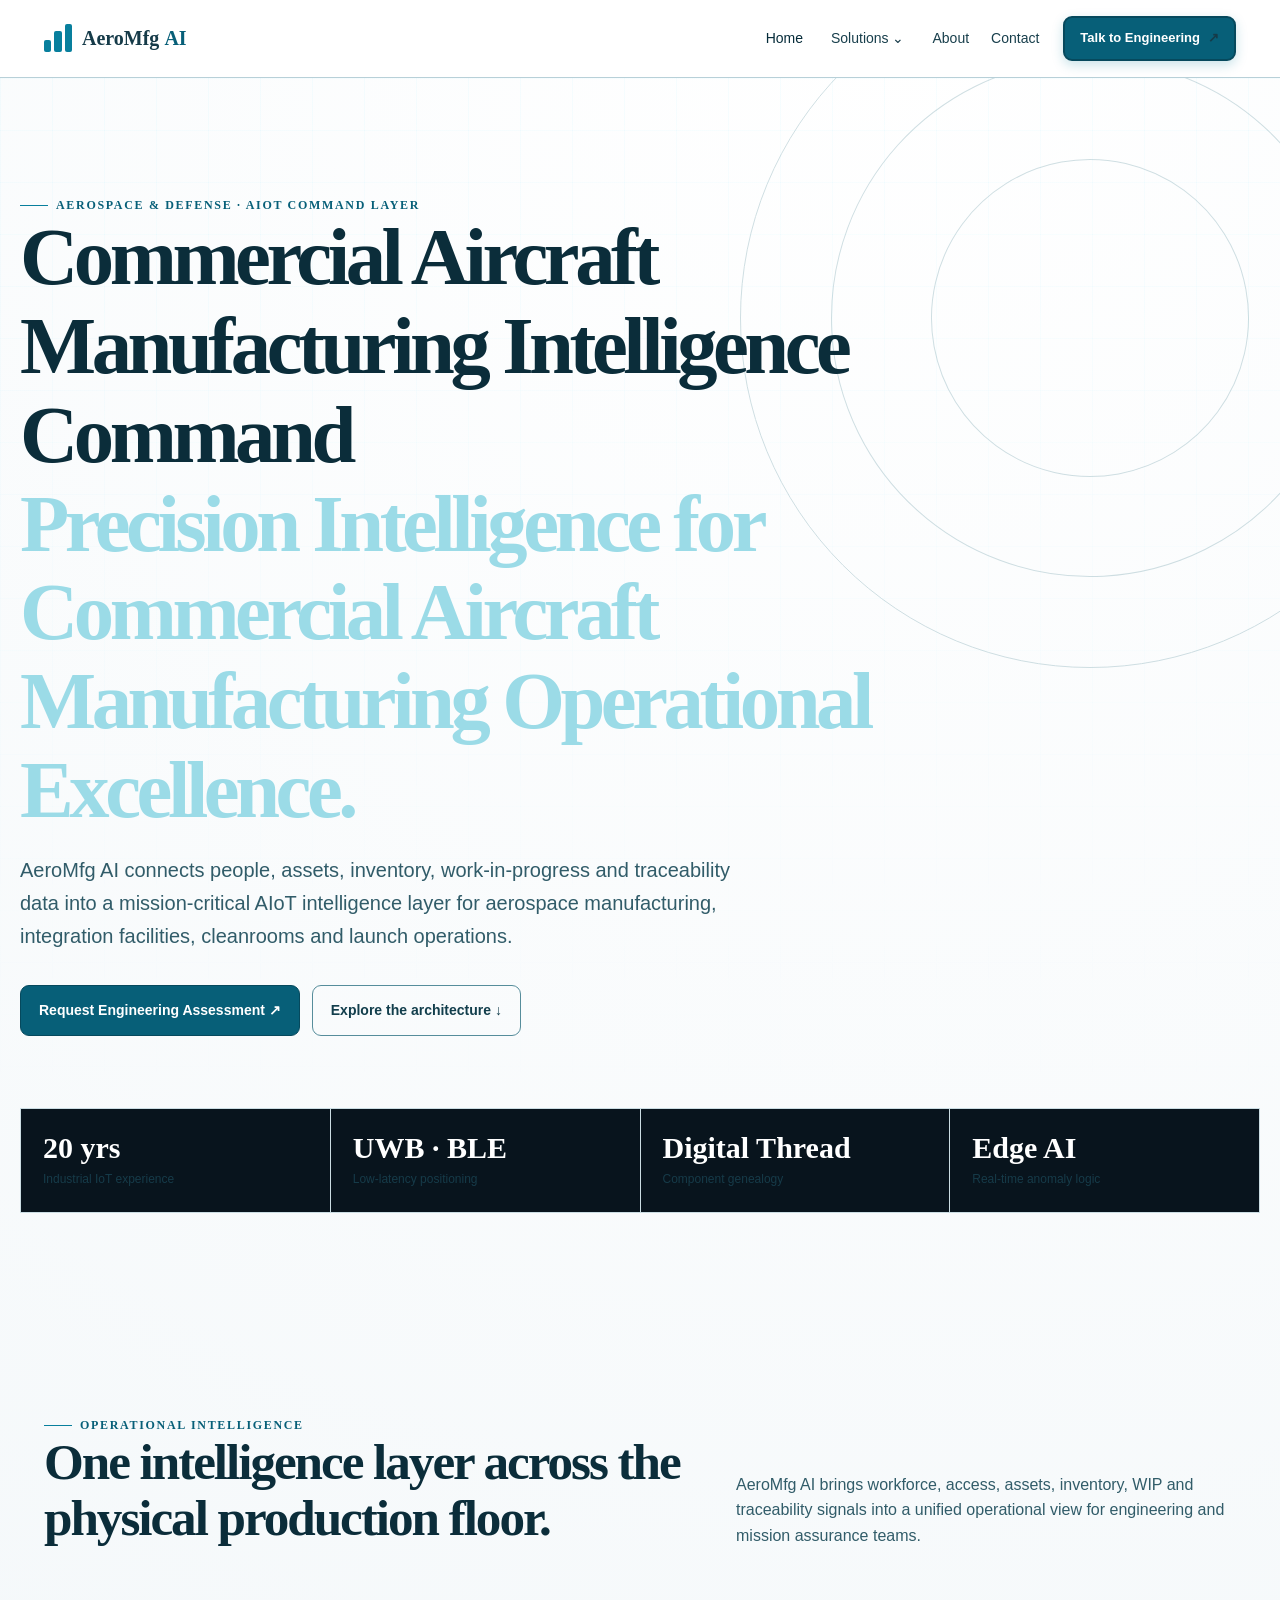
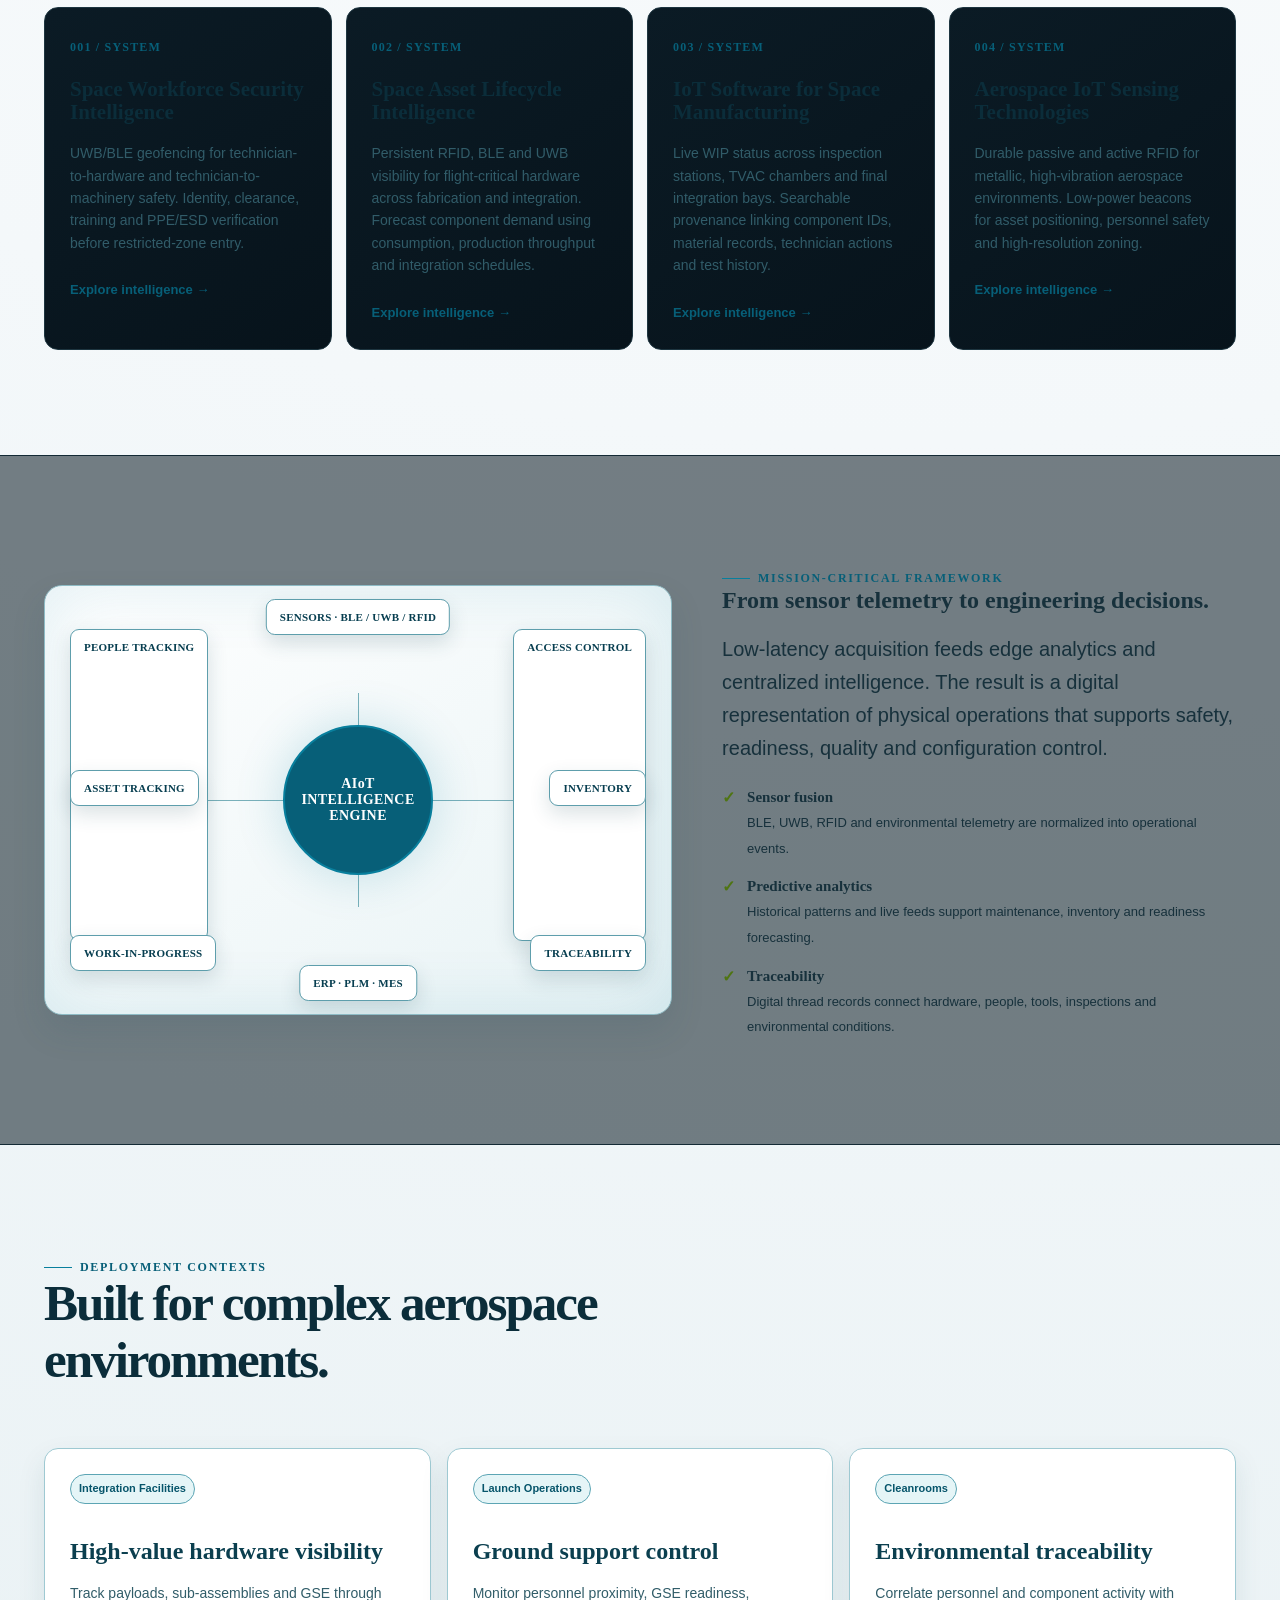
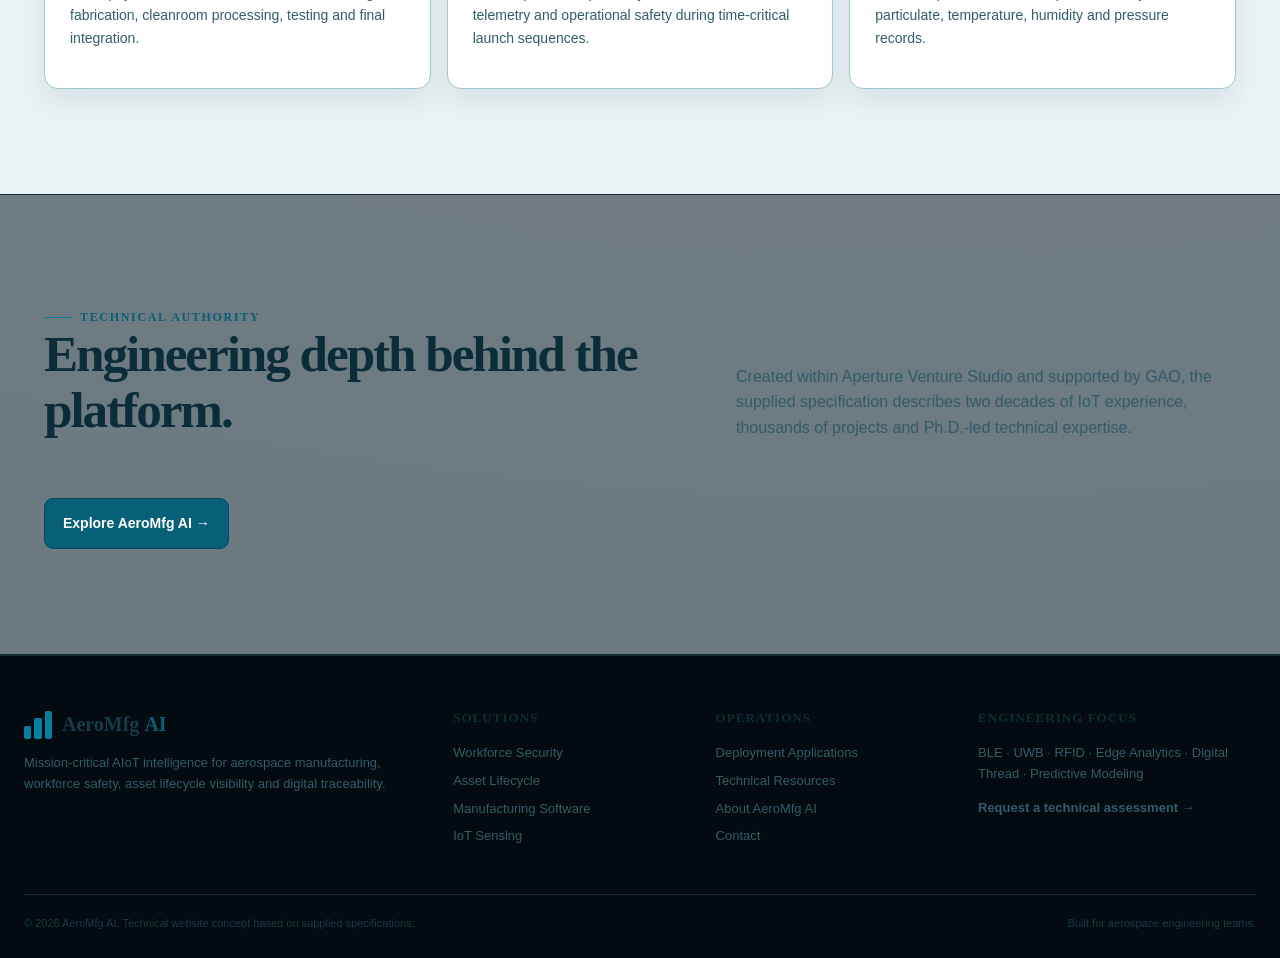
<file: index.html>
<!doctype html>
<html lang="en"><head><meta charset="utf-8"><meta name="viewport" content="width=device-width,initial-scale=1">
<title>Commercial Aircraft Manufacturing Intelligence Command | AeroMfg AI</title><meta name="description" content="AeroMfg AI | AIoT Intelligence for Commercial Aircraft Manufacturing"><link rel="stylesheet" href="styles.css"></head>
<body>
<header class="site-header">
  <div class="nav-shell">
    <a class="brand" href="index.html" aria-label="AeroMfg AI home">
      <span class="brand-mark"><span></span><span></span><span></span></span>
      <span>AeroMfg <b>AI</b></span>
    </a>
    <button class="menu-toggle" aria-label="Open navigation">☰</button>
    <nav class="main-nav">
      <a href="index.html" class="active">Home</a>
      <button class="nav-drop" type="button">Solutions <span>⌄</span></button>
      <div class="mega-menu"><div class="mega-col"><a class="mega-title" href="workforce.html">Space Workforce Security Intelligence</a><a href="workforce.html#personnel-proximity-analytics">Personnel Proximity Analytics</a><a href="workforce.html#secure-perimeter-access-logic">Secure Perimeter Access Logic</a><a href="workforce.html#hazard-zone-compliance-monitoring">Hazard Zone Compliance Monitoring</a><a href="workforce.html#operational-safety-pattern-recognition">Operational Safety Pattern Recognition</a></div><div class="mega-col"><a class="mega-title" href="assets.html">Space Asset Lifecycle Intelligence</a><a href="assets.html#orbital-hardware-tracking-analytics">Orbital Hardware Tracking Analytics</a><a href="assets.html#inventory-demand-predictive-modeling">Inventory Demand Predictive Modeling</a><a href="assets.html#gse-calibration-lifecycle-intelligence">GSE Calibration Lifecycle Intelligence</a><a href="assets.html#component-readiness-forecasting">Component Readiness Forecasting</a></div><div class="mega-col"><a class="mega-title" href="software.html">IoT Software for Space Manufacturing</a><a href="software.html#assembly-work-in-progress-monitoring">Assembly Work In Progress Monitoring</a><a href="software.html#digital-thread-component-genealogy">Digital Thread Component Genealogy</a><a href="software.html#production-synchronization-logic">Production Synchronization Logic</a><a href="software.html#quality-assurance-traceability-engine">Quality Assurance Traceability Engine</a></div><div class="mega-col"><a class="mega-title" href="sensing.html">Aerospace IoT Sensing Technologies</a><a href="sensing.html#industrial-rfid-tracking-hardware">Industrial RFID Tracking Hardware</a><a href="sensing.html#ble-proximity-sensing-hardware">BLE Proximity Sensing Hardware</a><a href="sensing.html#satellite-data-telemetry-sensors">Satellite Data Telemetry Sensors</a><a href="sensing.html#ruggedized-environmental-monitoring-units">Ruggedized Environmental Monitoring Units</a></div><div class="mega-col"><a class="mega-title" href="operations.html">Space Operations Deployment Applications</a><a href="operations.html#satellite-integration-facility-logistics">Satellite Integration Facility Logistics</a><a href="operations.html#launch-pad-ground-support-control">Launch Pad Ground Support Control</a><a href="operations.html#cleanroom-environment-traceability">Cleanroom Environment Traceability</a><a href="operations.html#aerospace-supply-chain-optimization">Aerospace Supply Chain Optimization</a></div><div class="mega-col"><a class="mega-title" href="resources.html">Technical Resources</a><a href="resources.html#system-integration-technical-documentation">System Integration Technical Documentation</a><a href="resources.html#mission-safety-compliance-faqs">Mission Safety &amp; Compliance FAQs</a><a href="resources.html#api-architecture-specifications">API Architecture Specifications</a><a href="resources.html#deployment-configuration-schematics">Deployment Configuration Schematics</a></div></div>
      <a href="about.html" class="">About</a>
      <a href="contact.html" class="">Contact</a>
    </nav>
    <a class="nav-cta" href="contact.html">Talk to Engineering <span>↗</span></a>
  </div>
</header>

<main>
<section class="hero"><div class="hero-orbit"></div><div class="container hero-inner">
<span class="eyebrow">Aerospace &amp; Defense · AIoT Command Layer</span>
<h1>Commercial Aircraft Manufacturing Intelligence Command<br><em>Precision Intelligence for Commercial Aircraft Manufacturing Operational Excellence.</em></h1>
<p class="lead">AeroMfg AI connects people, assets, inventory, work-in-progress and traceability data into a mission-critical AIoT intelligence layer for aerospace manufacturing, integration facilities, cleanrooms and launch operations.</p>
<div class="actions"><a class="btn btn-primary" href="contact.html">Request Engineering Assessment ↗</a><a class="btn btn-ghost" href="#architecture">Explore the architecture ↓</a></div>
<div class="stats"><div class="stat"><strong>20 yrs</strong><span>Industrial IoT experience</span></div><div class="stat"><strong>UWB · BLE</strong><span>Low-latency positioning</span></div><div class="stat"><strong>Digital Thread</strong><span>Component genealogy</span></div><div class="stat"><strong>Edge AI</strong><span>Real-time anomaly logic</span></div></div>
</div></section>
<section class="section" id="solutions"><div class="container"><div class="section-head reveal"><div><span class="eyebrow">Operational intelligence</span><h2>One intelligence layer across the physical production floor.</h2></div><p>AeroMfg AI brings workforce, access, assets, inventory, WIP and traceability signals into a unified operational view for engineering and mission assurance teams.</p></div><div class="grid-4"><article class="card reveal"><span class="num">001 / SYSTEM</span><h3>Space Workforce Security Intelligence</h3><p>UWB/BLE geofencing for technician-to-hardware and technician-to-machinery safety. Identity, clearance, training and PPE/ESD verification before restricted-zone entry.</p><a class="card-link" href="workforce.html">Explore intelligence →</a></article><article class="card reveal"><span class="num">002 / SYSTEM</span><h3>Space Asset Lifecycle Intelligence</h3><p>Persistent RFID, BLE and UWB visibility for flight-critical hardware across fabrication and integration. Forecast component demand using consumption, production throughput and integration schedules.</p><a class="card-link" href="assets.html">Explore intelligence →</a></article><article class="card reveal"><span class="num">003 / SYSTEM</span><h3>IoT Software for Space Manufacturing</h3><p>Live WIP status across inspection stations, TVAC chambers and final integration bays. Searchable provenance linking component IDs, material records, technician actions and test history.</p><a class="card-link" href="software.html">Explore intelligence →</a></article><article class="card reveal"><span class="num">004 / SYSTEM</span><h3>Aerospace IoT Sensing Technologies</h3><p>Durable passive and active RFID for metallic, high-vibration aerospace environments. Low-power beacons for asset positioning, personnel safety and high-resolution zoning.</p><a class="card-link" href="sensing.html">Explore intelligence →</a></article></div></div></section>
<section class="section alt" id="architecture"><div class="container"><div class="signal"><div class="diagram reveal"><div class="line"></div><div class="line2"></div><div class="node node-people">PEOPLE TRACKING</div><div class="node node-access">ACCESS CONTROL</div><div class="node node-assets">ASSET TRACKING</div><div class="node node-inventory">INVENTORY</div><div class="node node-wip">WORK-IN-PROGRESS</div><div class="node node-traceability">TRACEABILITY</div><div class="node node-sensors">SENSORS · BLE / UWB / RFID</div><div class="node node-enterprise">ERP · PLM · MES</div><div class="core">AIoT<br>INTELLIGENCE<br>ENGINE</div></div><div class="reveal"><span class="eyebrow">Mission-critical framework</span><h2>From sensor telemetry to engineering decisions.</h2><p class="lead">Low-latency acquisition feeds edge analytics and centralized intelligence. The result is a digital representation of physical operations that supports safety, readiness, quality and configuration control.</p><div class="checks">
<div class="check"><i>✓</i><div><b>Sensor fusion</b><span>BLE, UWB, RFID and environmental telemetry are normalized into operational events.</span></div></div>
<div class="check"><i>✓</i><div><b>Predictive analytics</b><span>Historical patterns and live feeds support maintenance, inventory and readiness forecasting.</span></div></div>
<div class="check"><i>✓</i><div><b>Traceability</b><span>Digital thread records connect hardware, people, tools, inspections and environmental conditions.</span></div></div>
</div></div></div></div></section>
<section class="section"><div class="container"><div class="section-head reveal"><div><span class="eyebrow">Deployment contexts</span><h2>Built for complex aerospace environments.</h2></div></div><div class="grid-3">
<div class="card reveal"><span class="tag">Integration Facilities</span><h3>High-value hardware visibility</h3><p>Track payloads, sub-assemblies and GSE through fabrication, cleanroom processing, testing and final integration.</p></div>
<div class="card reveal"><span class="tag">Launch Operations</span><h3>Ground support control</h3><p>Monitor personnel proximity, GSE readiness, telemetry and operational safety during time-critical launch sequences.</p></div>
<div class="card reveal"><span class="tag">Cleanrooms</span><h3>Environmental traceability</h3><p>Correlate personnel and component activity with particulate, temperature, humidity and pressure records.</p></div>
</div></div></section>
<section class="section alt"><div class="container"><div class="section-head reveal"><div><span class="eyebrow">Technical authority</span><h2>Engineering depth behind the platform.</h2></div><p>Created within Aperture Venture Studio and supported by GAO, the supplied specification describes two decades of IoT experience, thousands of projects and Ph.D.-led technical expertise.</p></div><a class="btn btn-primary" href="about.html">Explore AeroMfg AI →</a></div></section>
</main>

<footer class="footer">
  <div class="footer-grid">
    <div>
      <div class="brand footer-brand"><span class="brand-mark"><span></span><span></span><span></span></span><span>AeroMfg <b>AI</b></span></div>
      <p>Mission-critical AIoT intelligence for aerospace manufacturing, workforce safety, asset lifecycle visibility and digital traceability.</p>
    </div>
    <div><h4>Solutions</h4><a href="workforce.html">Workforce Security</a><a href="assets.html">Asset Lifecycle</a><a href="software.html">Manufacturing Software</a><a href="sensing.html">IoT Sensing</a></div>
    <div><h4>Operations</h4><a href="operations.html">Deployment Applications</a><a href="resources.html">Technical Resources</a><a href="about.html">About AeroMfg AI</a><a href="contact.html">Contact</a></div>
    <div><h4>Engineering Focus</h4><p>BLE · UWB · RFID · Edge Analytics · Digital Thread · Predictive Modeling</p><a class="text-link" href="contact.html">Request a technical assessment →</a></div>
  </div>
  <div class="footer-bottom"><span>© 2026 AeroMfg AI. Technical website concept based on supplied specifications.</span><span>Built for aerospace engineering teams.</span></div>
</footer>
<script src="app.js"></script></body></html>
</file>
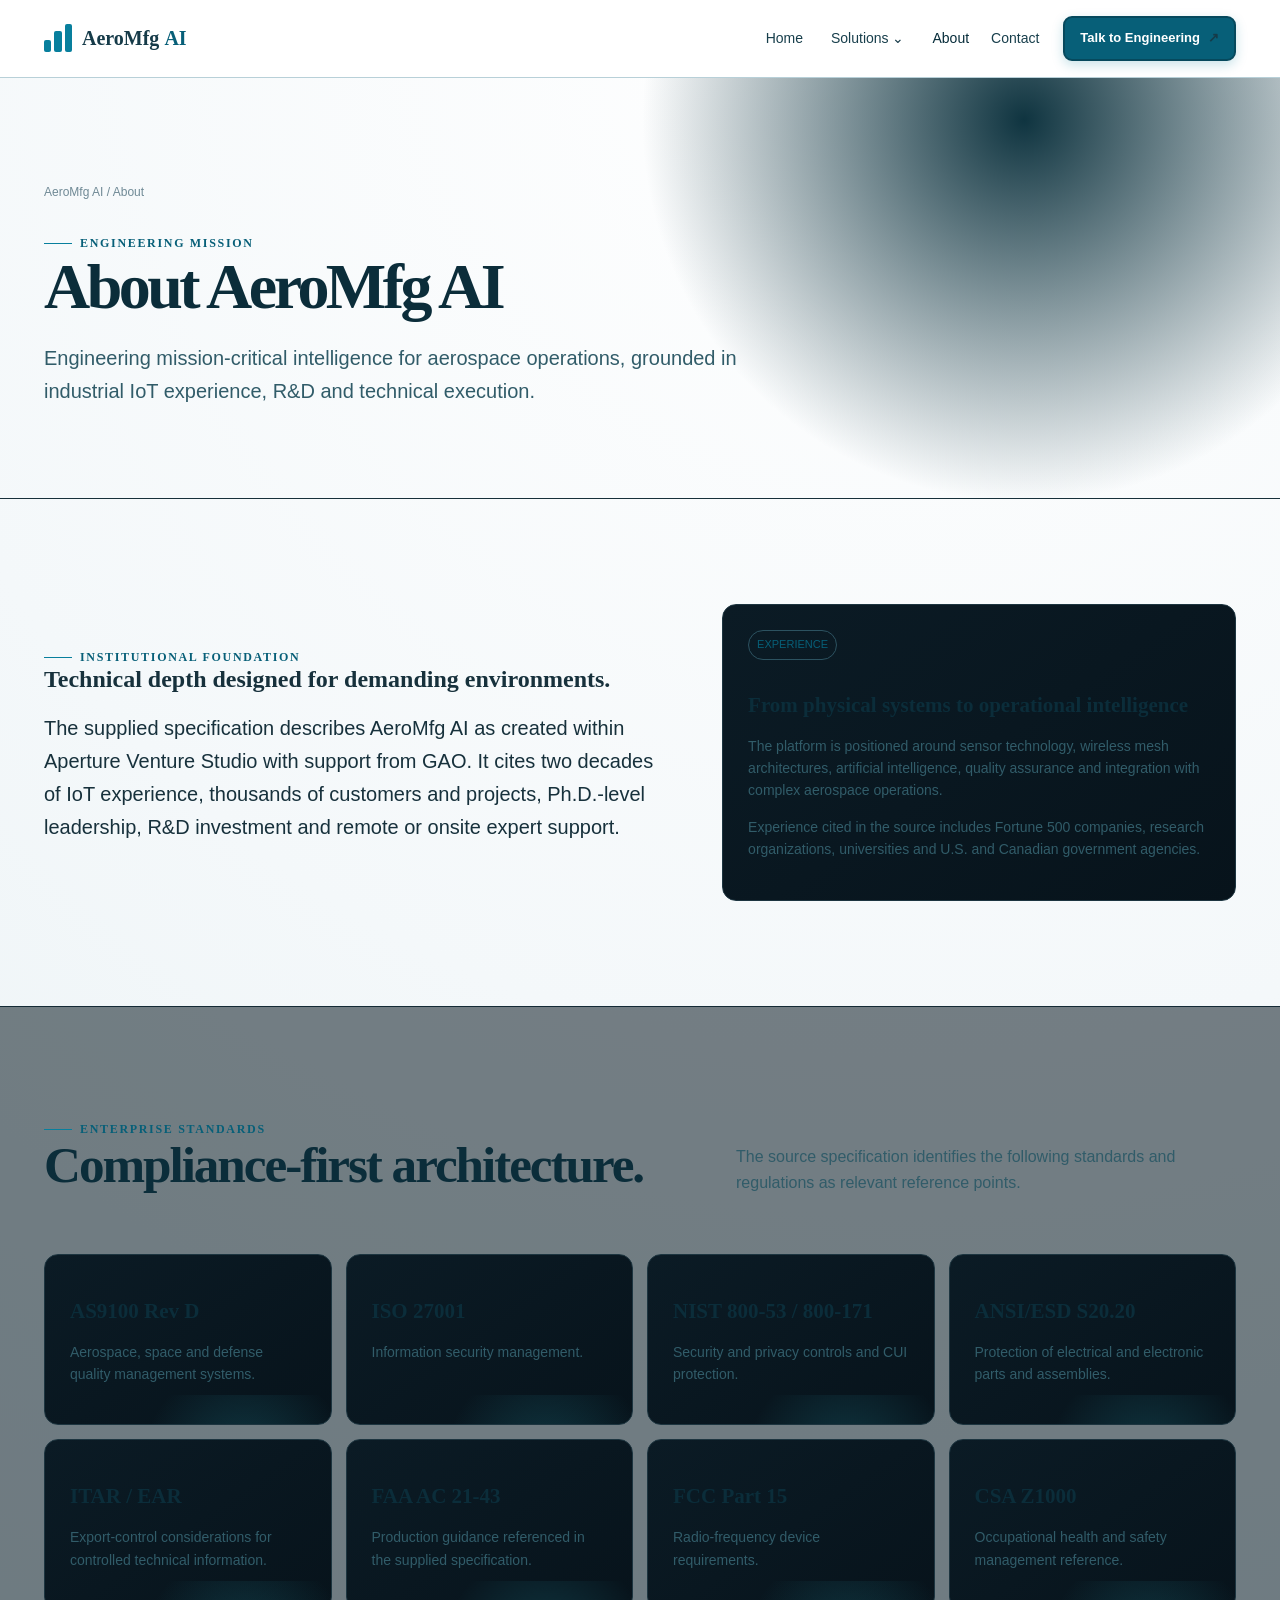
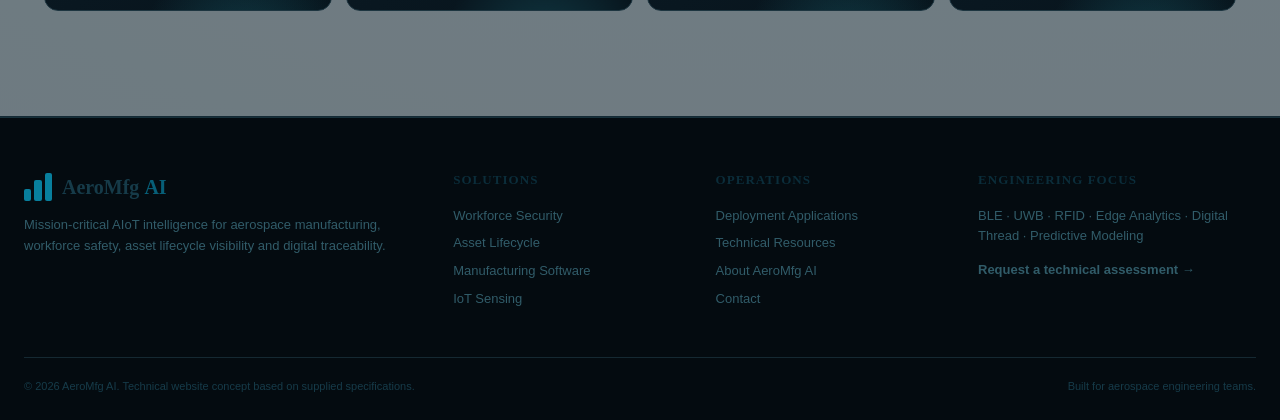
<file: about.html>
<!doctype html>
<html lang="en"><head><meta charset="utf-8"><meta name="viewport" content="width=device-width,initial-scale=1">
<title>About AeroMfg AI | AeroMfg AI</title><meta name="description" content="AeroMfg AI | AIoT Intelligence for Commercial Aircraft Manufacturing"><link rel="stylesheet" href="styles.css"></head>
<body>
<header class="site-header">
  <div class="nav-shell">
    <a class="brand" href="index.html" aria-label="AeroMfg AI home">
      <span class="brand-mark"><span></span><span></span><span></span></span>
      <span>AeroMfg <b>AI</b></span>
    </a>
    <button class="menu-toggle" aria-label="Open navigation">☰</button>
    <nav class="main-nav">
      <a href="index.html" class="">Home</a>
      <button class="nav-drop" type="button">Solutions <span>⌄</span></button>
      <div class="mega-menu"><div class="mega-col"><a class="mega-title" href="workforce.html">Space Workforce Security Intelligence</a><a href="workforce.html#personnel-proximity-analytics">Personnel Proximity Analytics</a><a href="workforce.html#secure-perimeter-access-logic">Secure Perimeter Access Logic</a><a href="workforce.html#hazard-zone-compliance-monitoring">Hazard Zone Compliance Monitoring</a><a href="workforce.html#operational-safety-pattern-recognition">Operational Safety Pattern Recognition</a></div><div class="mega-col"><a class="mega-title" href="assets.html">Space Asset Lifecycle Intelligence</a><a href="assets.html#orbital-hardware-tracking-analytics">Orbital Hardware Tracking Analytics</a><a href="assets.html#inventory-demand-predictive-modeling">Inventory Demand Predictive Modeling</a><a href="assets.html#gse-calibration-lifecycle-intelligence">GSE Calibration Lifecycle Intelligence</a><a href="assets.html#component-readiness-forecasting">Component Readiness Forecasting</a></div><div class="mega-col"><a class="mega-title" href="software.html">IoT Software for Space Manufacturing</a><a href="software.html#assembly-work-in-progress-monitoring">Assembly Work In Progress Monitoring</a><a href="software.html#digital-thread-component-genealogy">Digital Thread Component Genealogy</a><a href="software.html#production-synchronization-logic">Production Synchronization Logic</a><a href="software.html#quality-assurance-traceability-engine">Quality Assurance Traceability Engine</a></div><div class="mega-col"><a class="mega-title" href="sensing.html">Aerospace IoT Sensing Technologies</a><a href="sensing.html#industrial-rfid-tracking-hardware">Industrial RFID Tracking Hardware</a><a href="sensing.html#ble-proximity-sensing-hardware">BLE Proximity Sensing Hardware</a><a href="sensing.html#satellite-data-telemetry-sensors">Satellite Data Telemetry Sensors</a><a href="sensing.html#ruggedized-environmental-monitoring-units">Ruggedized Environmental Monitoring Units</a></div><div class="mega-col"><a class="mega-title" href="operations.html">Space Operations Deployment Applications</a><a href="operations.html#satellite-integration-facility-logistics">Satellite Integration Facility Logistics</a><a href="operations.html#launch-pad-ground-support-control">Launch Pad Ground Support Control</a><a href="operations.html#cleanroom-environment-traceability">Cleanroom Environment Traceability</a><a href="operations.html#aerospace-supply-chain-optimization">Aerospace Supply Chain Optimization</a></div><div class="mega-col"><a class="mega-title" href="resources.html">Technical Resources</a><a href="resources.html#system-integration-technical-documentation">System Integration Technical Documentation</a><a href="resources.html#mission-safety-compliance-faqs">Mission Safety &amp; Compliance FAQs</a><a href="resources.html#api-architecture-specifications">API Architecture Specifications</a><a href="resources.html#deployment-configuration-schematics">Deployment Configuration Schematics</a></div></div>
      <a href="about.html" class="active">About</a>
      <a href="contact.html" class="">Contact</a>
    </nav>
    <a class="nav-cta" href="contact.html">Talk to Engineering <span>↗</span></a>
  </div>
</header>

<main>
<section class="page-hero"><div class="container"><div class="breadcrumbs">AeroMfg AI / About</div><span class="eyebrow">Engineering mission</span><h1>About AeroMfg AI</h1><p class="lead">Engineering mission-critical intelligence for aerospace operations, grounded in industrial IoT experience, R&amp;D and technical execution.</p></div></section>
<section class="section"><div class="container"><div class="signal"><div class="reveal"><span class="eyebrow">Institutional foundation</span><h2>Technical depth designed for demanding environments.</h2><p class="lead">The supplied specification describes AeroMfg AI as created within Aperture Venture Studio with support from GAO. It cites two decades of IoT experience, thousands of customers and projects, Ph.D.-level leadership, R&amp;D investment and remote or onsite expert support.</p></div><div class="card reveal"><span class="tag">EXPERIENCE</span><h3>From physical systems to operational intelligence</h3><p>The platform is positioned around sensor technology, wireless mesh architectures, artificial intelligence, quality assurance and integration with complex aerospace operations.</p><p>Experience cited in the source includes Fortune 500 companies, research organizations, universities and U.S. and Canadian government agencies.</p></div></div></div></section>
<section class="section alt"><div class="container"><div class="section-head reveal"><div><span class="eyebrow">Enterprise standards</span><h2>Compliance-first architecture.</h2></div><p>The source specification identifies the following standards and regulations as relevant reference points.</p></div><div class="grid-4">
<div class="card reveal"><h3>AS9100 Rev D</h3><p>Aerospace, space and defense quality management systems.</p></div>
<div class="card reveal"><h3>ISO 27001</h3><p>Information security management.</p></div>
<div class="card reveal"><h3>NIST 800-53 / 800-171</h3><p>Security and privacy controls and CUI protection.</p></div>
<div class="card reveal"><h3>ANSI/ESD S20.20</h3><p>Protection of electrical and electronic parts and assemblies.</p></div>
<div class="card reveal"><h3>ITAR / EAR</h3><p>Export-control considerations for controlled technical information.</p></div>
<div class="card reveal"><h3>FAA AC 21-43</h3><p>Production guidance referenced in the supplied specification.</p></div>
<div class="card reveal"><h3>FCC Part 15</h3><p>Radio-frequency device requirements.</p></div>
<div class="card reveal"><h3>CSA Z1000</h3><p>Occupational health and safety management reference.</p></div>
</div></div></section>
</main>

<footer class="footer">
  <div class="footer-grid">
    <div>
      <div class="brand footer-brand"><span class="brand-mark"><span></span><span></span><span></span></span><span>AeroMfg <b>AI</b></span></div>
      <p>Mission-critical AIoT intelligence for aerospace manufacturing, workforce safety, asset lifecycle visibility and digital traceability.</p>
    </div>
    <div><h4>Solutions</h4><a href="workforce.html">Workforce Security</a><a href="assets.html">Asset Lifecycle</a><a href="software.html">Manufacturing Software</a><a href="sensing.html">IoT Sensing</a></div>
    <div><h4>Operations</h4><a href="operations.html">Deployment Applications</a><a href="resources.html">Technical Resources</a><a href="about.html">About AeroMfg AI</a><a href="contact.html">Contact</a></div>
    <div><h4>Engineering Focus</h4><p>BLE · UWB · RFID · Edge Analytics · Digital Thread · Predictive Modeling</p><a class="text-link" href="contact.html">Request a technical assessment →</a></div>
  </div>
  <div class="footer-bottom"><span>© 2026 AeroMfg AI. Technical website concept based on supplied specifications.</span><span>Built for aerospace engineering teams.</span></div>
</footer>
<script src="app.js"></script></body></html>
</file>
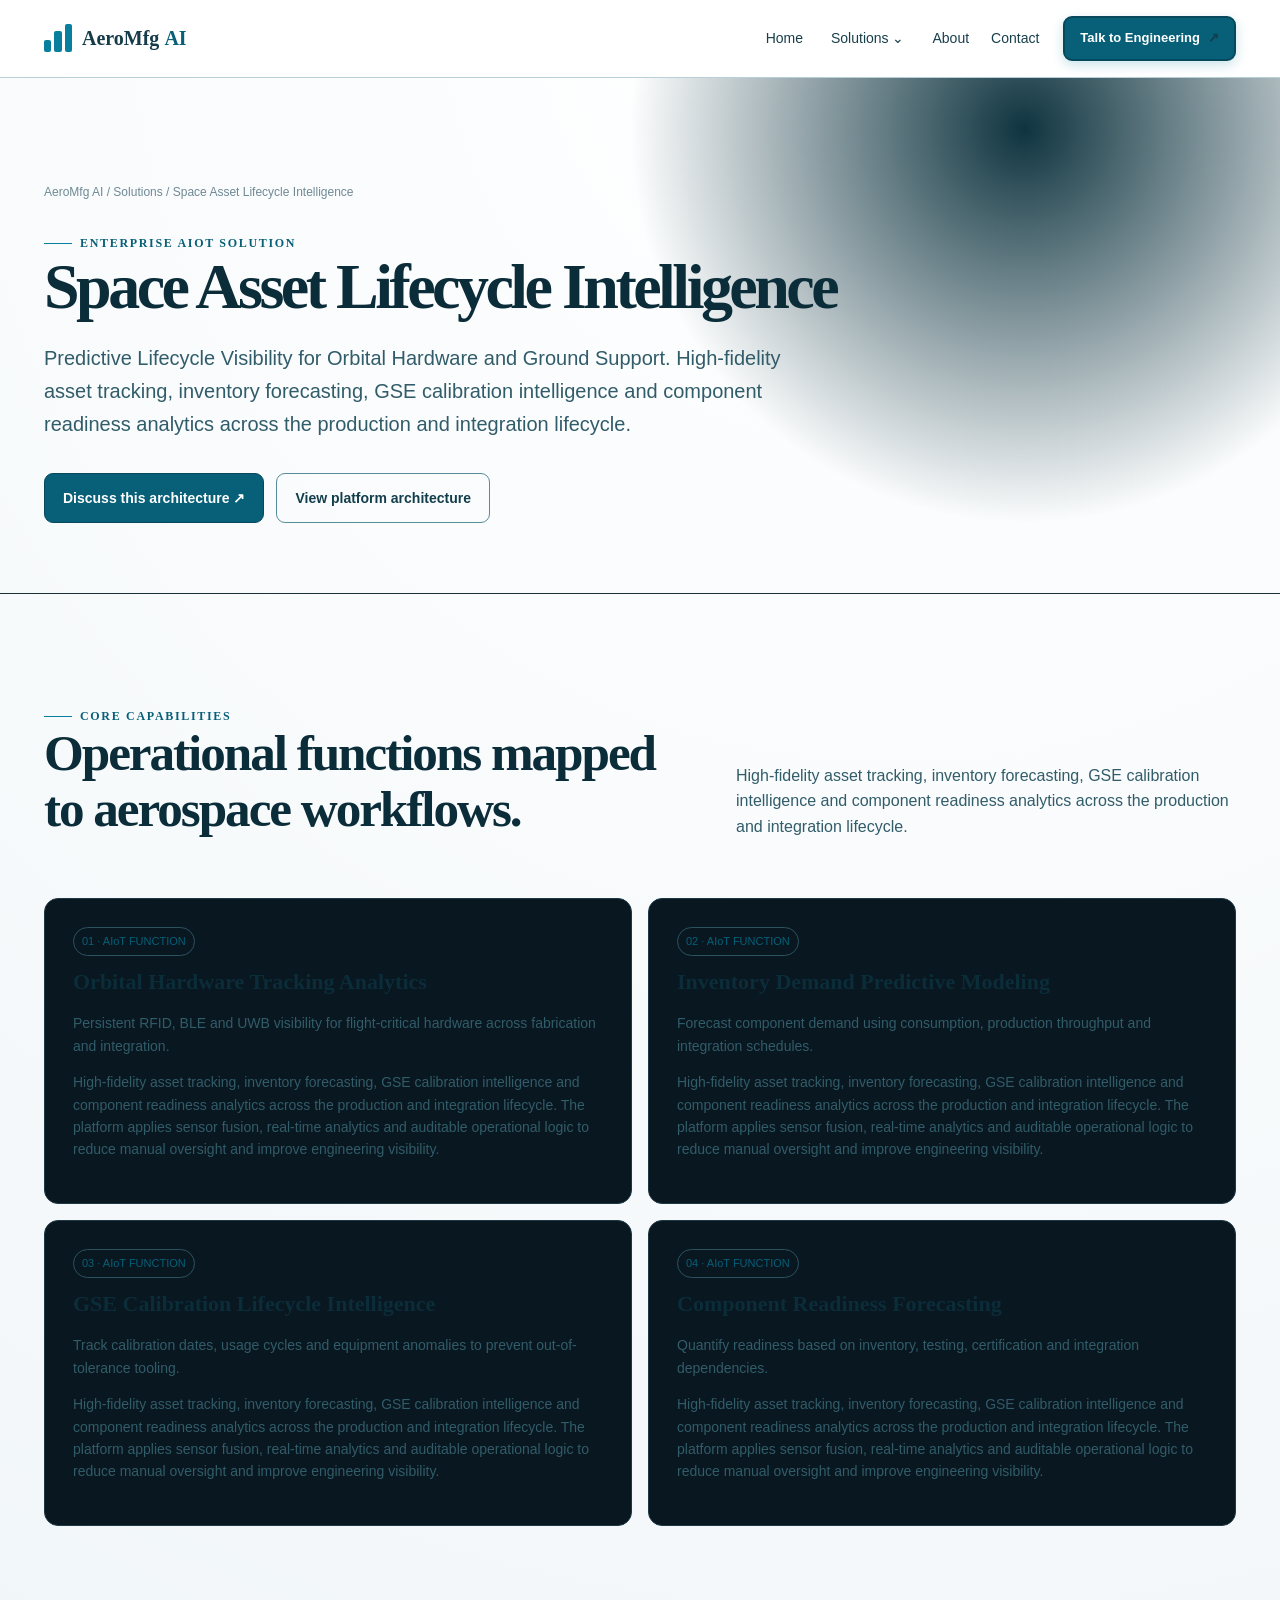
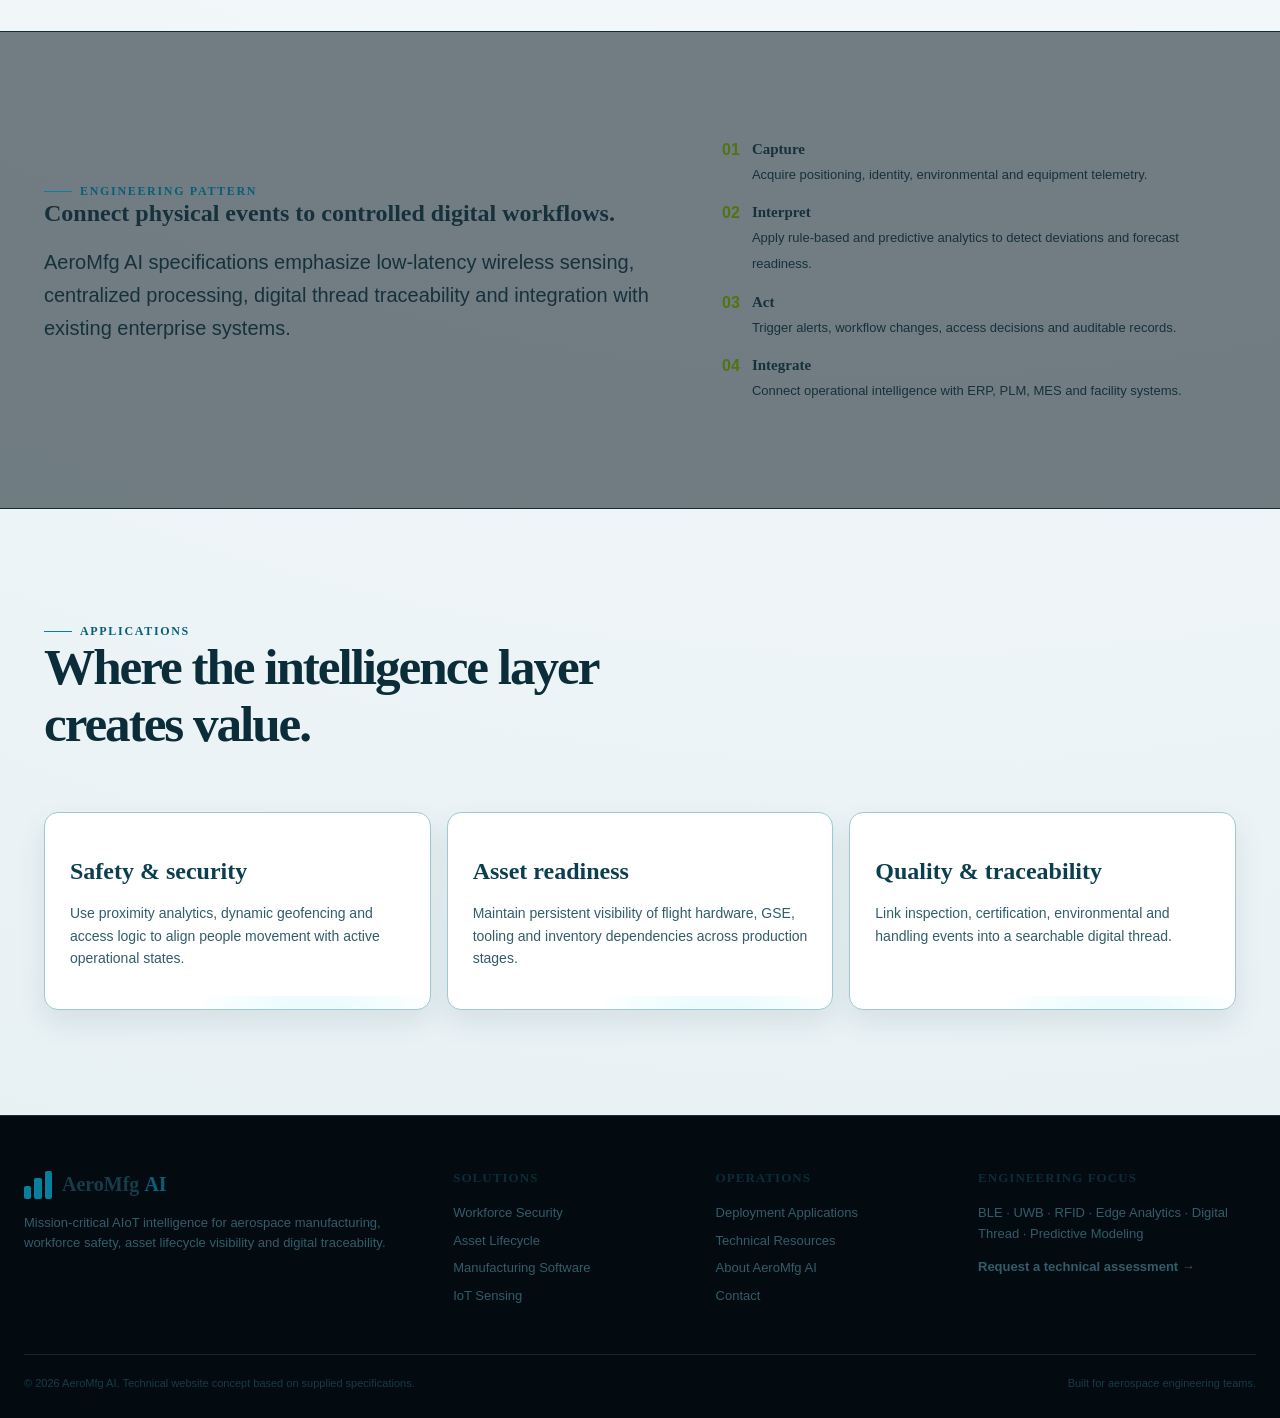
<file: assets.html>
<!doctype html>
<html lang="en"><head><meta charset="utf-8"><meta name="viewport" content="width=device-width,initial-scale=1">
<title>Space Asset Lifecycle Intelligence | AeroMfg AI</title><meta name="description" content="High-fidelity asset tracking, inventory forecasting, GSE calibration intelligence and component readiness analytics across the production and integration lifecycle."><link rel="stylesheet" href="styles.css"></head>
<body>
<header class="site-header">
  <div class="nav-shell">
    <a class="brand" href="index.html" aria-label="AeroMfg AI home">
      <span class="brand-mark"><span></span><span></span><span></span></span>
      <span>AeroMfg <b>AI</b></span>
    </a>
    <button class="menu-toggle" aria-label="Open navigation">☰</button>
    <nav class="main-nav">
      <a href="index.html" class="">Home</a>
      <button class="nav-drop" type="button">Solutions <span>⌄</span></button>
      <div class="mega-menu"><div class="mega-col"><a class="mega-title" href="workforce.html">Space Workforce Security Intelligence</a><a href="workforce.html#personnel-proximity-analytics">Personnel Proximity Analytics</a><a href="workforce.html#secure-perimeter-access-logic">Secure Perimeter Access Logic</a><a href="workforce.html#hazard-zone-compliance-monitoring">Hazard Zone Compliance Monitoring</a><a href="workforce.html#operational-safety-pattern-recognition">Operational Safety Pattern Recognition</a></div><div class="mega-col"><a class="mega-title" href="assets.html">Space Asset Lifecycle Intelligence</a><a href="assets.html#orbital-hardware-tracking-analytics">Orbital Hardware Tracking Analytics</a><a href="assets.html#inventory-demand-predictive-modeling">Inventory Demand Predictive Modeling</a><a href="assets.html#gse-calibration-lifecycle-intelligence">GSE Calibration Lifecycle Intelligence</a><a href="assets.html#component-readiness-forecasting">Component Readiness Forecasting</a></div><div class="mega-col"><a class="mega-title" href="software.html">IoT Software for Space Manufacturing</a><a href="software.html#assembly-work-in-progress-monitoring">Assembly Work In Progress Monitoring</a><a href="software.html#digital-thread-component-genealogy">Digital Thread Component Genealogy</a><a href="software.html#production-synchronization-logic">Production Synchronization Logic</a><a href="software.html#quality-assurance-traceability-engine">Quality Assurance Traceability Engine</a></div><div class="mega-col"><a class="mega-title" href="sensing.html">Aerospace IoT Sensing Technologies</a><a href="sensing.html#industrial-rfid-tracking-hardware">Industrial RFID Tracking Hardware</a><a href="sensing.html#ble-proximity-sensing-hardware">BLE Proximity Sensing Hardware</a><a href="sensing.html#satellite-data-telemetry-sensors">Satellite Data Telemetry Sensors</a><a href="sensing.html#ruggedized-environmental-monitoring-units">Ruggedized Environmental Monitoring Units</a></div><div class="mega-col"><a class="mega-title" href="operations.html">Space Operations Deployment Applications</a><a href="operations.html#satellite-integration-facility-logistics">Satellite Integration Facility Logistics</a><a href="operations.html#launch-pad-ground-support-control">Launch Pad Ground Support Control</a><a href="operations.html#cleanroom-environment-traceability">Cleanroom Environment Traceability</a><a href="operations.html#aerospace-supply-chain-optimization">Aerospace Supply Chain Optimization</a></div><div class="mega-col"><a class="mega-title" href="resources.html">Technical Resources</a><a href="resources.html#system-integration-technical-documentation">System Integration Technical Documentation</a><a href="resources.html#mission-safety-compliance-faqs">Mission Safety &amp; Compliance FAQs</a><a href="resources.html#api-architecture-specifications">API Architecture Specifications</a><a href="resources.html#deployment-configuration-schematics">Deployment Configuration Schematics</a></div></div>
      <a href="about.html" class="">About</a>
      <a href="contact.html" class="">Contact</a>
    </nav>
    <a class="nav-cta" href="contact.html">Talk to Engineering <span>↗</span></a>
  </div>
</header>

<main>
<section class="page-hero"><div class="container"><div class="breadcrumbs">AeroMfg AI / Solutions / Space Asset Lifecycle Intelligence</div><span class="eyebrow">Enterprise AIoT solution</span><h1>Space Asset Lifecycle Intelligence</h1><p class="lead">Predictive Lifecycle Visibility for Orbital Hardware and Ground Support. High-fidelity asset tracking, inventory forecasting, GSE calibration intelligence and component readiness analytics across the production and integration lifecycle.</p><div class="actions"><a class="btn btn-primary" href="contact.html">Discuss this architecture ↗</a><a class="btn btn-ghost" href="index.html#architecture">View platform architecture</a></div></div></section>
<section class="section"><div class="container"><div class="section-head reveal"><div><span class="eyebrow">Core capabilities</span><h2>Operational functions mapped to aerospace workflows.</h2></div><p>High-fidelity asset tracking, inventory forecasting, GSE calibration intelligence and component readiness analytics across the production and integration lifecycle.</p></div><div class="feature-grid"><article class="feature reveal" id="orbital-hardware-tracking-analytics"><span class="tag">01 · AIoT FUNCTION</span><h3>Orbital Hardware Tracking Analytics</h3><p>Persistent RFID, BLE and UWB visibility for flight-critical hardware across fabrication and integration.</p><p>High-fidelity asset tracking, inventory forecasting, GSE calibration intelligence and component readiness analytics across the production and integration lifecycle. The platform applies sensor fusion, real-time analytics and auditable operational logic to reduce manual oversight and improve engineering visibility.</p></article><article class="feature reveal" id="inventory-demand-predictive-modeling"><span class="tag">02 · AIoT FUNCTION</span><h3>Inventory Demand Predictive Modeling</h3><p>Forecast component demand using consumption, production throughput and integration schedules.</p><p>High-fidelity asset tracking, inventory forecasting, GSE calibration intelligence and component readiness analytics across the production and integration lifecycle. The platform applies sensor fusion, real-time analytics and auditable operational logic to reduce manual oversight and improve engineering visibility.</p></article><article class="feature reveal" id="gse-calibration-lifecycle-intelligence"><span class="tag">03 · AIoT FUNCTION</span><h3>GSE Calibration Lifecycle Intelligence</h3><p>Track calibration dates, usage cycles and equipment anomalies to prevent out-of-tolerance tooling.</p><p>High-fidelity asset tracking, inventory forecasting, GSE calibration intelligence and component readiness analytics across the production and integration lifecycle. The platform applies sensor fusion, real-time analytics and auditable operational logic to reduce manual oversight and improve engineering visibility.</p></article><article class="feature reveal" id="component-readiness-forecasting"><span class="tag">04 · AIoT FUNCTION</span><h3>Component Readiness Forecasting</h3><p>Quantify readiness based on inventory, testing, certification and integration dependencies.</p><p>High-fidelity asset tracking, inventory forecasting, GSE calibration intelligence and component readiness analytics across the production and integration lifecycle. The platform applies sensor fusion, real-time analytics and auditable operational logic to reduce manual oversight and improve engineering visibility.</p></article></div></div></section>
<section class="section alt"><div class="container"><div class="signal"><div class="reveal"><span class="eyebrow">Engineering pattern</span><h2>Connect physical events to controlled digital workflows.</h2><p class="lead">AeroMfg AI specifications emphasize low-latency wireless sensing, centralized processing, digital thread traceability and integration with existing enterprise systems.</p></div><div class="checks reveal">
<div class="check"><i>01</i><div><b>Capture</b><span>Acquire positioning, identity, environmental and equipment telemetry.</span></div></div>
<div class="check"><i>02</i><div><b>Interpret</b><span>Apply rule-based and predictive analytics to detect deviations and forecast readiness.</span></div></div>
<div class="check"><i>03</i><div><b>Act</b><span>Trigger alerts, workflow changes, access decisions and auditable records.</span></div></div>
<div class="check"><i>04</i><div><b>Integrate</b><span>Connect operational intelligence with ERP, PLM, MES and facility systems.</span></div></div>
</div></div></div></section>
<section class="section"><div class="container"><div class="section-head reveal"><div><span class="eyebrow">Applications</span><h2>Where the intelligence layer creates value.</h2></div></div><div class="grid-3">
<div class="card reveal"><h3>Safety &amp; security</h3><p>Use proximity analytics, dynamic geofencing and access logic to align people movement with active operational states.</p></div>
<div class="card reveal"><h3>Asset readiness</h3><p>Maintain persistent visibility of flight hardware, GSE, tooling and inventory dependencies across production stages.</p></div>
<div class="card reveal"><h3>Quality &amp; traceability</h3><p>Link inspection, certification, environmental and handling events into a searchable digital thread.</p></div>
</div></div></section>
</main>

<footer class="footer">
  <div class="footer-grid">
    <div>
      <div class="brand footer-brand"><span class="brand-mark"><span></span><span></span><span></span></span><span>AeroMfg <b>AI</b></span></div>
      <p>Mission-critical AIoT intelligence for aerospace manufacturing, workforce safety, asset lifecycle visibility and digital traceability.</p>
    </div>
    <div><h4>Solutions</h4><a href="workforce.html">Workforce Security</a><a href="assets.html">Asset Lifecycle</a><a href="software.html">Manufacturing Software</a><a href="sensing.html">IoT Sensing</a></div>
    <div><h4>Operations</h4><a href="operations.html">Deployment Applications</a><a href="resources.html">Technical Resources</a><a href="about.html">About AeroMfg AI</a><a href="contact.html">Contact</a></div>
    <div><h4>Engineering Focus</h4><p>BLE · UWB · RFID · Edge Analytics · Digital Thread · Predictive Modeling</p><a class="text-link" href="contact.html">Request a technical assessment →</a></div>
  </div>
  <div class="footer-bottom"><span>© 2026 AeroMfg AI. Technical website concept based on supplied specifications.</span><span>Built for aerospace engineering teams.</span></div>
</footer>
<script src="app.js"></script></body></html>
</file>
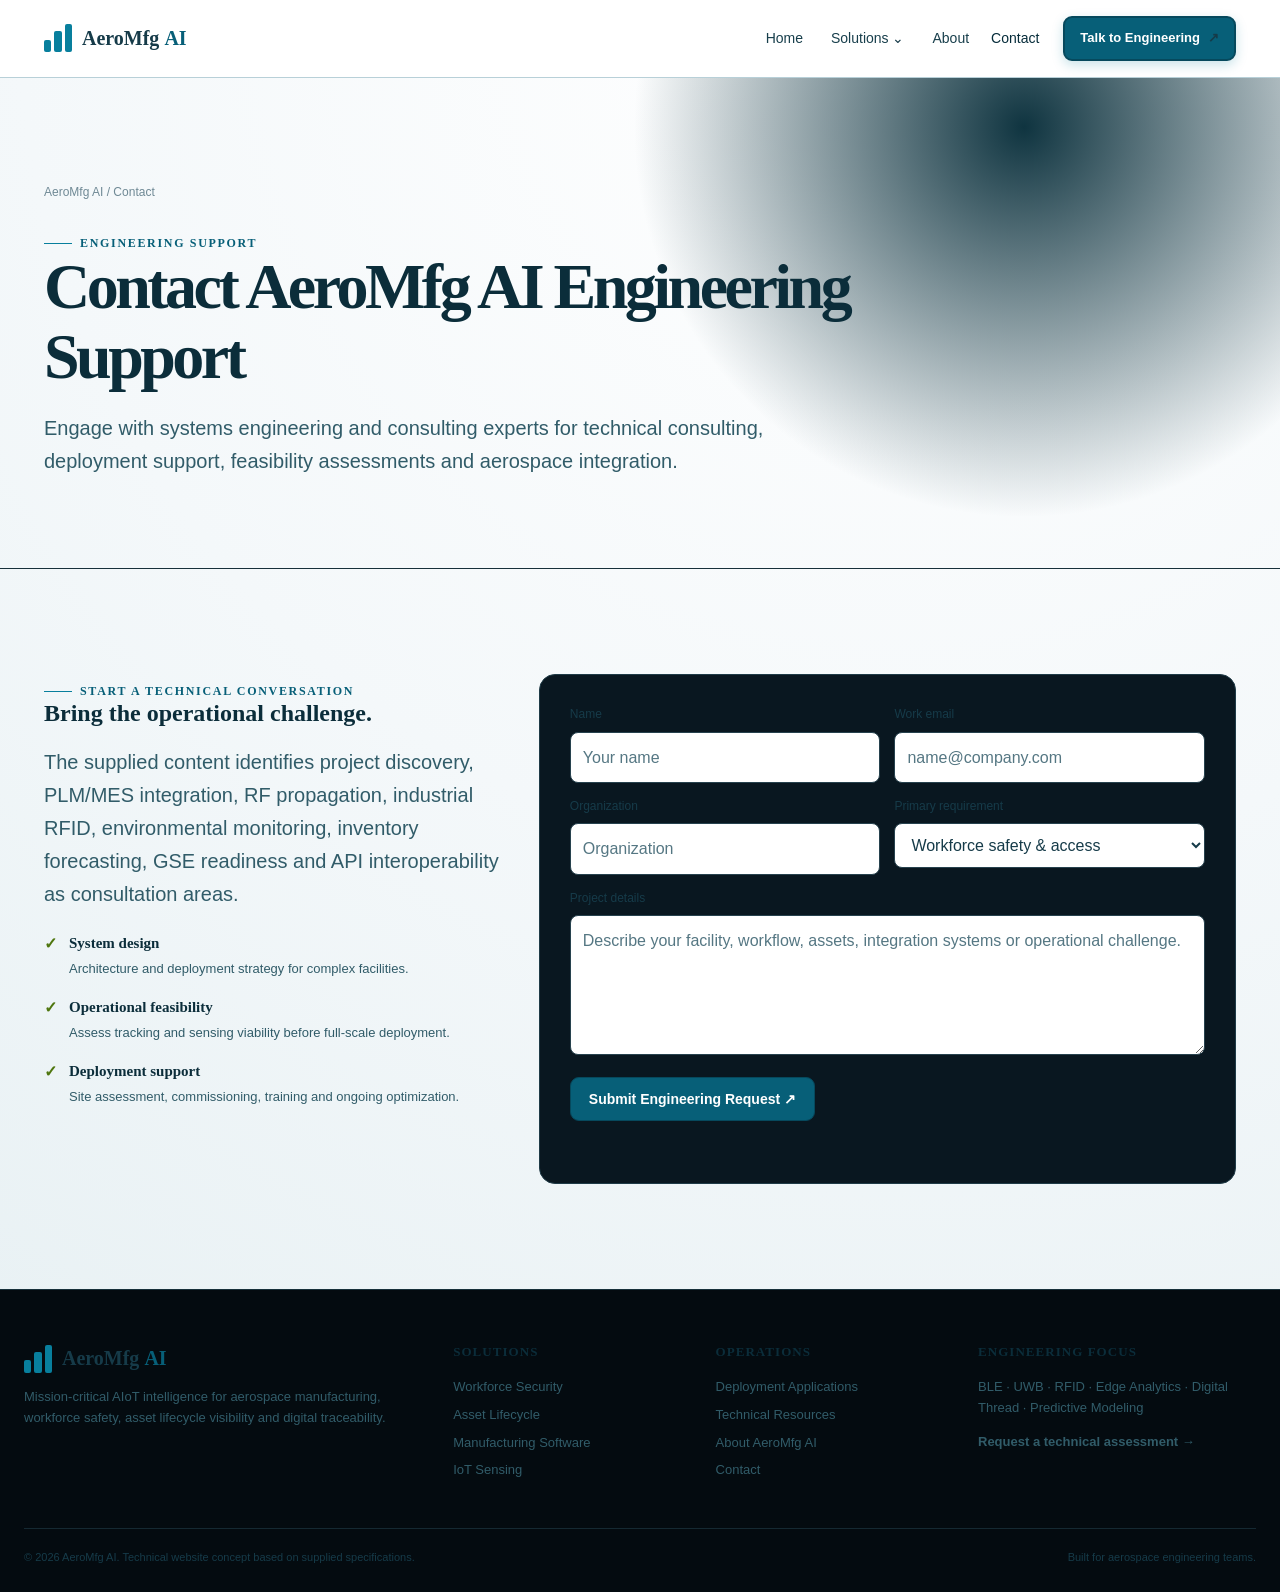
<file: contact.html>
<!doctype html>
<html lang="en"><head><meta charset="utf-8"><meta name="viewport" content="width=device-width,initial-scale=1">
<title>Contact AeroMfg AI | AeroMfg AI</title><meta name="description" content="AeroMfg AI | AIoT Intelligence for Commercial Aircraft Manufacturing"><link rel="stylesheet" href="styles.css"></head>
<body>
<header class="site-header">
  <div class="nav-shell">
    <a class="brand" href="index.html" aria-label="AeroMfg AI home">
      <span class="brand-mark"><span></span><span></span><span></span></span>
      <span>AeroMfg <b>AI</b></span>
    </a>
    <button class="menu-toggle" aria-label="Open navigation">☰</button>
    <nav class="main-nav">
      <a href="index.html" class="">Home</a>
      <button class="nav-drop" type="button">Solutions <span>⌄</span></button>
      <div class="mega-menu"><div class="mega-col"><a class="mega-title" href="workforce.html">Space Workforce Security Intelligence</a><a href="workforce.html#personnel-proximity-analytics">Personnel Proximity Analytics</a><a href="workforce.html#secure-perimeter-access-logic">Secure Perimeter Access Logic</a><a href="workforce.html#hazard-zone-compliance-monitoring">Hazard Zone Compliance Monitoring</a><a href="workforce.html#operational-safety-pattern-recognition">Operational Safety Pattern Recognition</a></div><div class="mega-col"><a class="mega-title" href="assets.html">Space Asset Lifecycle Intelligence</a><a href="assets.html#orbital-hardware-tracking-analytics">Orbital Hardware Tracking Analytics</a><a href="assets.html#inventory-demand-predictive-modeling">Inventory Demand Predictive Modeling</a><a href="assets.html#gse-calibration-lifecycle-intelligence">GSE Calibration Lifecycle Intelligence</a><a href="assets.html#component-readiness-forecasting">Component Readiness Forecasting</a></div><div class="mega-col"><a class="mega-title" href="software.html">IoT Software for Space Manufacturing</a><a href="software.html#assembly-work-in-progress-monitoring">Assembly Work In Progress Monitoring</a><a href="software.html#digital-thread-component-genealogy">Digital Thread Component Genealogy</a><a href="software.html#production-synchronization-logic">Production Synchronization Logic</a><a href="software.html#quality-assurance-traceability-engine">Quality Assurance Traceability Engine</a></div><div class="mega-col"><a class="mega-title" href="sensing.html">Aerospace IoT Sensing Technologies</a><a href="sensing.html#industrial-rfid-tracking-hardware">Industrial RFID Tracking Hardware</a><a href="sensing.html#ble-proximity-sensing-hardware">BLE Proximity Sensing Hardware</a><a href="sensing.html#satellite-data-telemetry-sensors">Satellite Data Telemetry Sensors</a><a href="sensing.html#ruggedized-environmental-monitoring-units">Ruggedized Environmental Monitoring Units</a></div><div class="mega-col"><a class="mega-title" href="operations.html">Space Operations Deployment Applications</a><a href="operations.html#satellite-integration-facility-logistics">Satellite Integration Facility Logistics</a><a href="operations.html#launch-pad-ground-support-control">Launch Pad Ground Support Control</a><a href="operations.html#cleanroom-environment-traceability">Cleanroom Environment Traceability</a><a href="operations.html#aerospace-supply-chain-optimization">Aerospace Supply Chain Optimization</a></div><div class="mega-col"><a class="mega-title" href="resources.html">Technical Resources</a><a href="resources.html#system-integration-technical-documentation">System Integration Technical Documentation</a><a href="resources.html#mission-safety-compliance-faqs">Mission Safety &amp; Compliance FAQs</a><a href="resources.html#api-architecture-specifications">API Architecture Specifications</a><a href="resources.html#deployment-configuration-schematics">Deployment Configuration Schematics</a></div></div>
      <a href="about.html" class="">About</a>
      <a href="contact.html" class="active">Contact</a>
    </nav>
    <a class="nav-cta" href="contact.html">Talk to Engineering <span>↗</span></a>
  </div>
</header>

<main>
<section class="page-hero"><div class="container"><div class="breadcrumbs">AeroMfg AI / Contact</div><span class="eyebrow">Engineering support</span><h1>Contact AeroMfg AI Engineering Support</h1><p class="lead">Engage with systems engineering and consulting experts for technical consulting, deployment support, feasibility assessments and aerospace integration.</p></div></section>
<section class="section"><div class="container"><div class="form-wrap"><div class="reveal"><span class="eyebrow">Start a technical conversation</span><h2>Bring the operational challenge.</h2><p class="lead">The supplied content identifies project discovery, PLM/MES integration, RF propagation, industrial RFID, environmental monitoring, inventory forecasting, GSE readiness and API interoperability as consultation areas.</p><div class="checks">
<div class="check"><i>✓</i><div><b>System design</b><span>Architecture and deployment strategy for complex facilities.</span></div></div>
<div class="check"><i>✓</i><div><b>Operational feasibility</b><span>Assess tracking and sensing viability before full-scale deployment.</span></div></div>
<div class="check"><i>✓</i><div><b>Deployment support</b><span>Site assessment, commissioning, training and ongoing optimization.</span></div></div>
</div></div>
<div class="form-card reveal"><form id="contactForm"><div class="form-grid">
<div><label>Name</label><input name="name" required placeholder="Your name"></div><div><label>Work email</label><input name="email" type="email" required placeholder="name@company.com"></div>
<div><label>Organization</label><input name="organization" placeholder="Organization"></div><div><label>Primary requirement</label><select name="requirement"><option>Workforce safety & access</option><option>Asset tracking & readiness</option><option>Manufacturing WIP & traceability</option><option>IoT sensing architecture</option><option>Operations & supply chain</option><option>Technical integration</option></select></div>
<div class="full"><label>Project details</label><textarea name="message" placeholder="Describe your facility, workflow, assets, integration systems or operational challenge."></textarea></div>
<div class="full"><button class="btn btn-primary" type="submit">Submit Engineering Request ↗</button><div class="form-status"></div></div>
</div></form></div></div></div></section>
</main>

<footer class="footer">
  <div class="footer-grid">
    <div>
      <div class="brand footer-brand"><span class="brand-mark"><span></span><span></span><span></span></span><span>AeroMfg <b>AI</b></span></div>
      <p>Mission-critical AIoT intelligence for aerospace manufacturing, workforce safety, asset lifecycle visibility and digital traceability.</p>
    </div>
    <div><h4>Solutions</h4><a href="workforce.html">Workforce Security</a><a href="assets.html">Asset Lifecycle</a><a href="software.html">Manufacturing Software</a><a href="sensing.html">IoT Sensing</a></div>
    <div><h4>Operations</h4><a href="operations.html">Deployment Applications</a><a href="resources.html">Technical Resources</a><a href="about.html">About AeroMfg AI</a><a href="contact.html">Contact</a></div>
    <div><h4>Engineering Focus</h4><p>BLE · UWB · RFID · Edge Analytics · Digital Thread · Predictive Modeling</p><a class="text-link" href="contact.html">Request a technical assessment →</a></div>
  </div>
  <div class="footer-bottom"><span>© 2026 AeroMfg AI. Technical website concept based on supplied specifications.</span><span>Built for aerospace engineering teams.</span></div>
</footer>
<script src="app.js"></script></body></html>
</file>
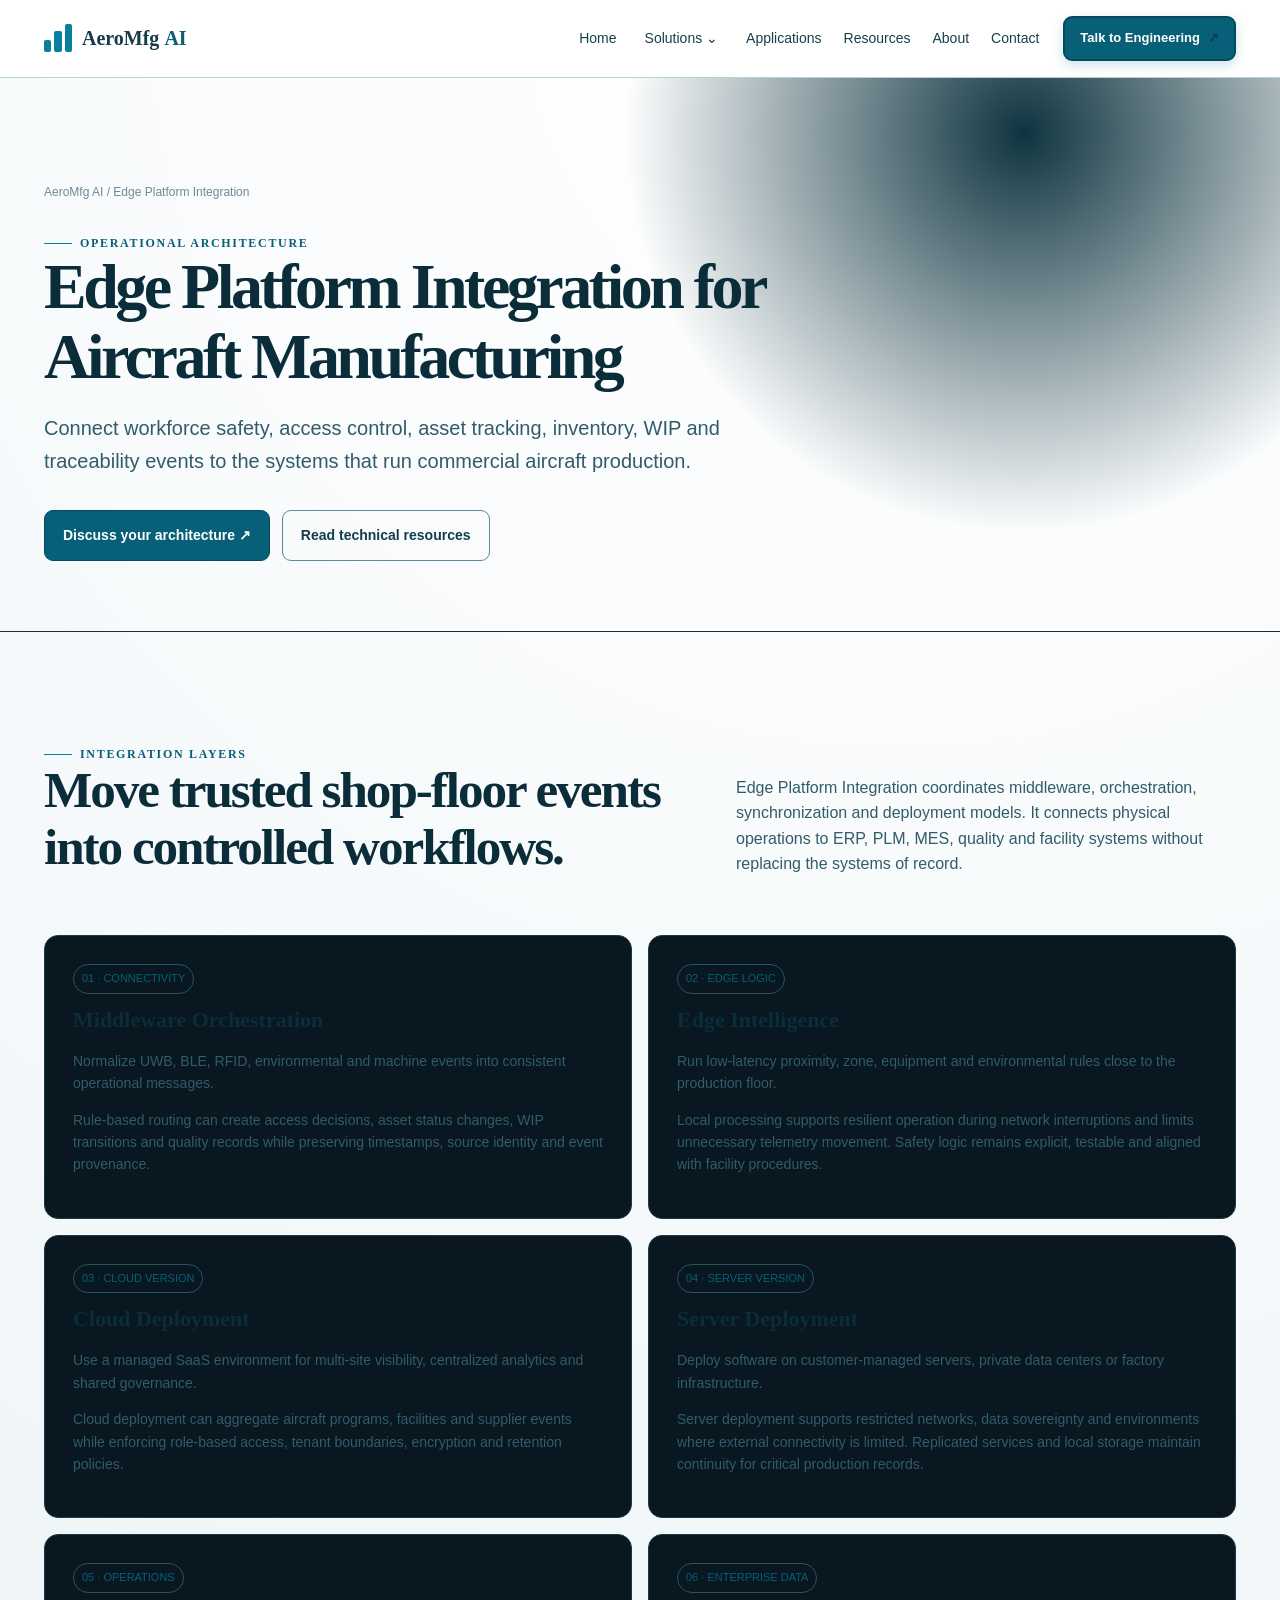
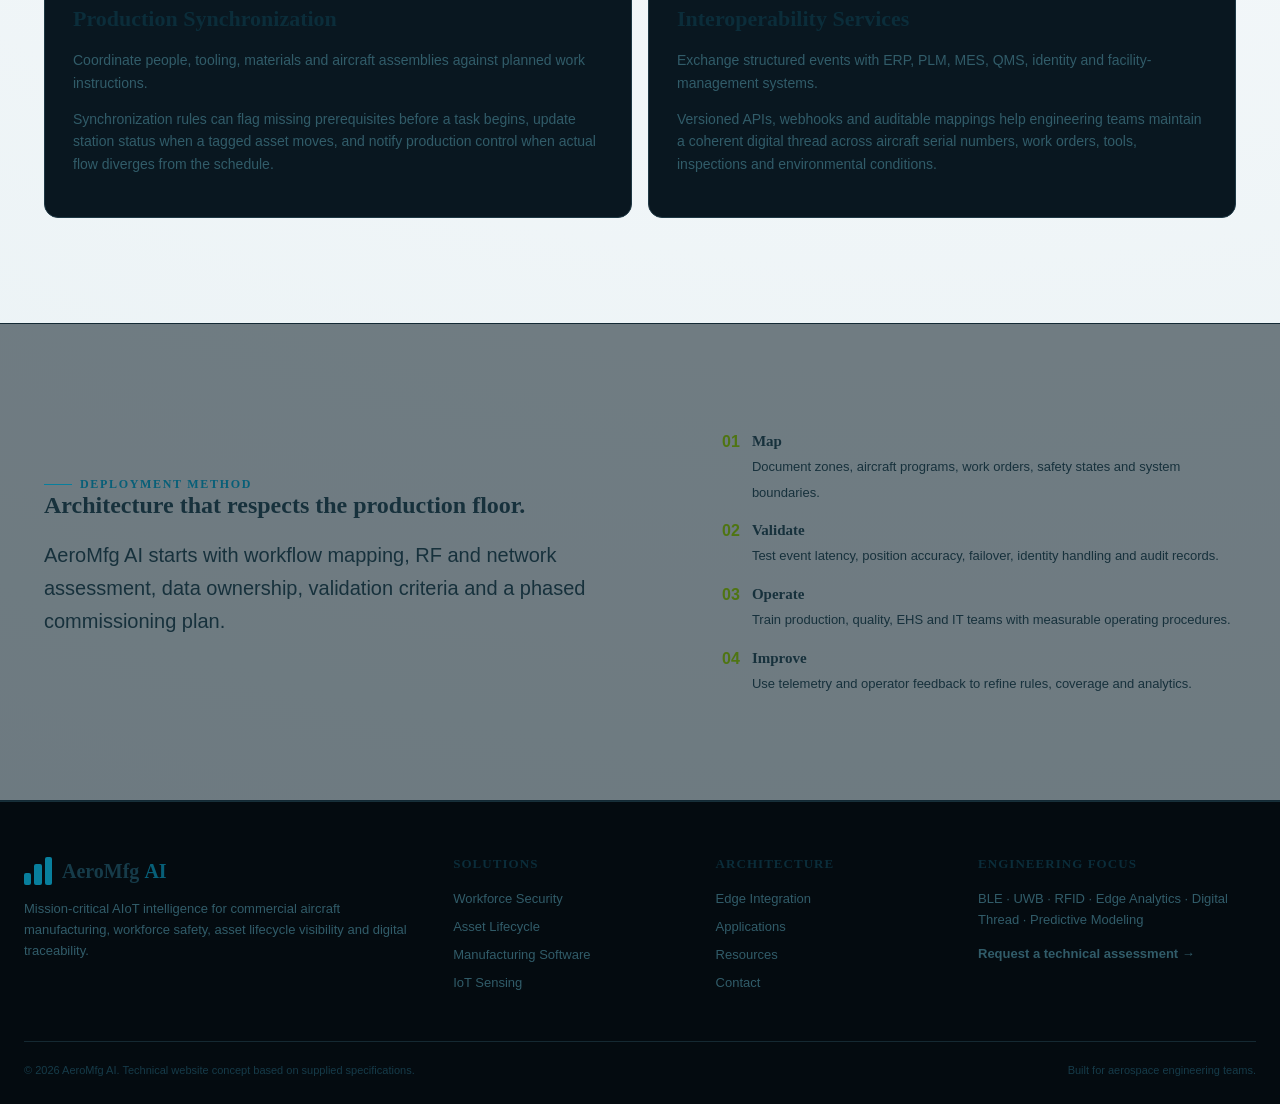
<file: edge.html>
<!doctype html>
<html lang="en"><head><meta charset="utf-8"><meta name="viewport" content="width=device-width,initial-scale=1">
<title>Edge Platform Integration for Aircraft Manufacturing | AeroMfg AI</title>
<meta name="description" content="Edge platform integration for workforce safety, asset tracking, inventory, WIP and traceability in commercial aircraft manufacturing.">
<link rel="stylesheet" href="styles.css"></head>
<body>
<header class="site-header"><div class="nav-shell">
<a class="brand" href="index.html" aria-label="AeroMfg AI home"><span class="brand-mark"><span></span><span></span><span></span></span><span>AeroMfg <b>AI</b></span></a>
<button class="menu-toggle" aria-label="Open navigation" aria-expanded="false">☰</button>
<nav class="main-nav"><a href="index.html">Home</a><button class="nav-drop" type="button" aria-expanded="false">Solutions <span>⌄</span></button><div class="mega-menu"><div class="mega-col"><a class="mega-title" href="workforce.html">Workforce Security Intelligence</a><a href="workforce.html#personnel-proximity-analytics">Personnel Proximity Analytics</a><a href="workforce.html#secure-perimeter-access-logic">Secure Perimeter Access Logic</a><a href="workforce.html#hazard-zone-compliance-monitoring">Hazard Zone Compliance Monitoring</a></div><div class="mega-col"><a class="mega-title" href="assets.html">Aircraft Asset Lifecycle Intelligence</a><a href="assets.html#orbital-hardware-tracking-analytics">Aircraft Asset Tracking Analytics</a><a href="assets.html#inventory-demand-predictive-modeling">Inventory Demand Modeling</a><a href="assets.html#gse-calibration-lifecycle-intelligence">GSE Calibration Intelligence</a></div><div class="mega-col"><a class="mega-title" href="software.html">Aircraft Manufacturing Software</a><a href="software.html#assembly-work-in-progress-monitoring">Assembly WIP Monitoring</a><a href="software.html#digital-thread-component-genealogy">Component Genealogy</a><a href="software.html#quality-assurance-traceability-engine">QA Traceability Engine</a></div><div class="mega-col"><a class="mega-title" href="sensing.html">Aerospace IoT Sensing</a><a href="sensing.html#industrial-rfid-tracking-hardware">Industrial RFID Tracking</a><a href="sensing.html#ble-proximity-sensing-hardware">BLE Proximity Sensing</a><a href="sensing.html#ruggedized-environmental-monitoring-units">Environmental Monitoring</a></div><div class="mega-col"><a class="mega-title" href="edge.html">Edge Platform Integration</a><a href="edge.html#middleware-orchestration">Middleware Orchestration</a><a href="edge.html#cloud-deployment">Cloud Deployment</a><a href="edge.html#server-deployment">Server Deployment</a></div></div><a href="operations.html">Applications</a><a href="resources.html">Resources</a><a href="about.html">About</a><a href="contact.html">Contact</a></nav>
<a class="nav-cta" href="contact.html">Talk to Engineering <span>↗</span></a></div></header>
<main>
<section class="page-hero"><div class="container"><div class="breadcrumbs">AeroMfg AI / Edge Platform Integration</div><span class="eyebrow">Operational architecture</span><h1>Edge Platform Integration for Aircraft Manufacturing</h1><p class="lead">Connect workforce safety, access control, asset tracking, inventory, WIP and traceability events to the systems that run commercial aircraft production.</p><div class="actions"><a class="btn btn-primary" href="contact.html">Discuss your architecture ↗</a><a class="btn btn-ghost" href="resources.html">Read technical resources</a></div></div></section>
<section class="section"><div class="container"><div class="section-head reveal"><div><span class="eyebrow">Integration layers</span><h2>Move trusted shop-floor events into controlled workflows.</h2></div><p>Edge Platform Integration coordinates middleware, orchestration, synchronization and deployment models. It connects physical operations to ERP, PLM, MES, quality and facility systems without replacing the systems of record.</p></div><div class="feature-grid">
<article class="feature reveal" id="middleware-orchestration"><span class="tag">01 · CONNECTIVITY</span><h3>Middleware Orchestration</h3><p>Normalize UWB, BLE, RFID, environmental and machine events into consistent operational messages.</p><p>Rule-based routing can create access decisions, asset status changes, WIP transitions and quality records while preserving timestamps, source identity and event provenance.</p></article>
<article class="feature reveal" id="edge-intelligence"><span class="tag">02 · EDGE LOGIC</span><h3>Edge Intelligence</h3><p>Run low-latency proximity, zone, equipment and environmental rules close to the production floor.</p><p>Local processing supports resilient operation during network interruptions and limits unnecessary telemetry movement. Safety logic remains explicit, testable and aligned with facility procedures.</p></article>
<article class="feature reveal" id="cloud-deployment"><span class="tag">03 · CLOUD VERSION</span><h3>Cloud Deployment</h3><p>Use a managed SaaS environment for multi-site visibility, centralized analytics and shared governance.</p><p>Cloud deployment can aggregate aircraft programs, facilities and supplier events while enforcing role-based access, tenant boundaries, encryption and retention policies.</p></article>
<article class="feature reveal" id="server-deployment"><span class="tag">04 · SERVER VERSION</span><h3>Server Deployment</h3><p>Deploy software on customer-managed servers, private data centers or factory infrastructure.</p><p>Server deployment supports restricted networks, data sovereignty and environments where external connectivity is limited. Replicated services and local storage maintain continuity for critical production records.</p></article>
<article class="feature reveal" id="synchronization"><span class="tag">05 · OPERATIONS</span><h3>Production Synchronization</h3><p>Coordinate people, tooling, materials and aircraft assemblies against planned work instructions.</p><p>Synchronization rules can flag missing prerequisites before a task begins, update station status when a tagged asset moves, and notify production control when actual flow diverges from the schedule.</p></article>
<article class="feature reveal" id="interoperability"><span class="tag">06 · ENTERPRISE DATA</span><h3>Interoperability Services</h3><p>Exchange structured events with ERP, PLM, MES, QMS, identity and facility-management systems.</p><p>Versioned APIs, webhooks and auditable mappings help engineering teams maintain a coherent digital thread across aircraft serial numbers, work orders, tools, inspections and environmental conditions.</p></article>
</div></div></section>
<section class="section alt"><div class="container"><div class="signal"><div class="reveal"><span class="eyebrow">Deployment method</span><h2>Architecture that respects the production floor.</h2><p class="lead">AeroMfg AI starts with workflow mapping, RF and network assessment, data ownership, validation criteria and a phased commissioning plan.</p></div><div class="checks reveal"><div class="check"><i>01</i><div><b>Map</b><span>Document zones, aircraft programs, work orders, safety states and system boundaries.</span></div></div><div class="check"><i>02</i><div><b>Validate</b><span>Test event latency, position accuracy, failover, identity handling and audit records.</span></div></div><div class="check"><i>03</i><div><b>Operate</b><span>Train production, quality, EHS and IT teams with measurable operating procedures.</span></div></div><div class="check"><i>04</i><div><b>Improve</b><span>Use telemetry and operator feedback to refine rules, coverage and analytics.</span></div></div></div></div></div></section>
</main>
<footer class="footer"><div class="footer-grid"><div><div class="brand footer-brand"><span class="brand-mark"><span></span><span></span><span></span></span><span>AeroMfg <b>AI</b></span></div><p>Mission-critical AIoT intelligence for commercial aircraft manufacturing, workforce safety, asset lifecycle visibility and digital traceability.</p></div><div><h4>Solutions</h4><a href="workforce.html">Workforce Security</a><a href="assets.html">Asset Lifecycle</a><a href="software.html">Manufacturing Software</a><a href="sensing.html">IoT Sensing</a></div><div><h4>Architecture</h4><a href="edge.html">Edge Integration</a><a href="operations.html">Applications</a><a href="resources.html">Resources</a><a href="contact.html">Contact</a></div><div><h4>Engineering Focus</h4><p>BLE · UWB · RFID · Edge Analytics · Digital Thread · Predictive Modeling</p><a class="text-link" href="contact.html">Request a technical assessment →</a></div></div><div class="footer-bottom"><span>© 2026 AeroMfg AI. Technical website concept based on supplied specifications.</span><span>Built for aerospace engineering teams.</span></div></footer>
<script src="app.js"></script></body></html>
</file>
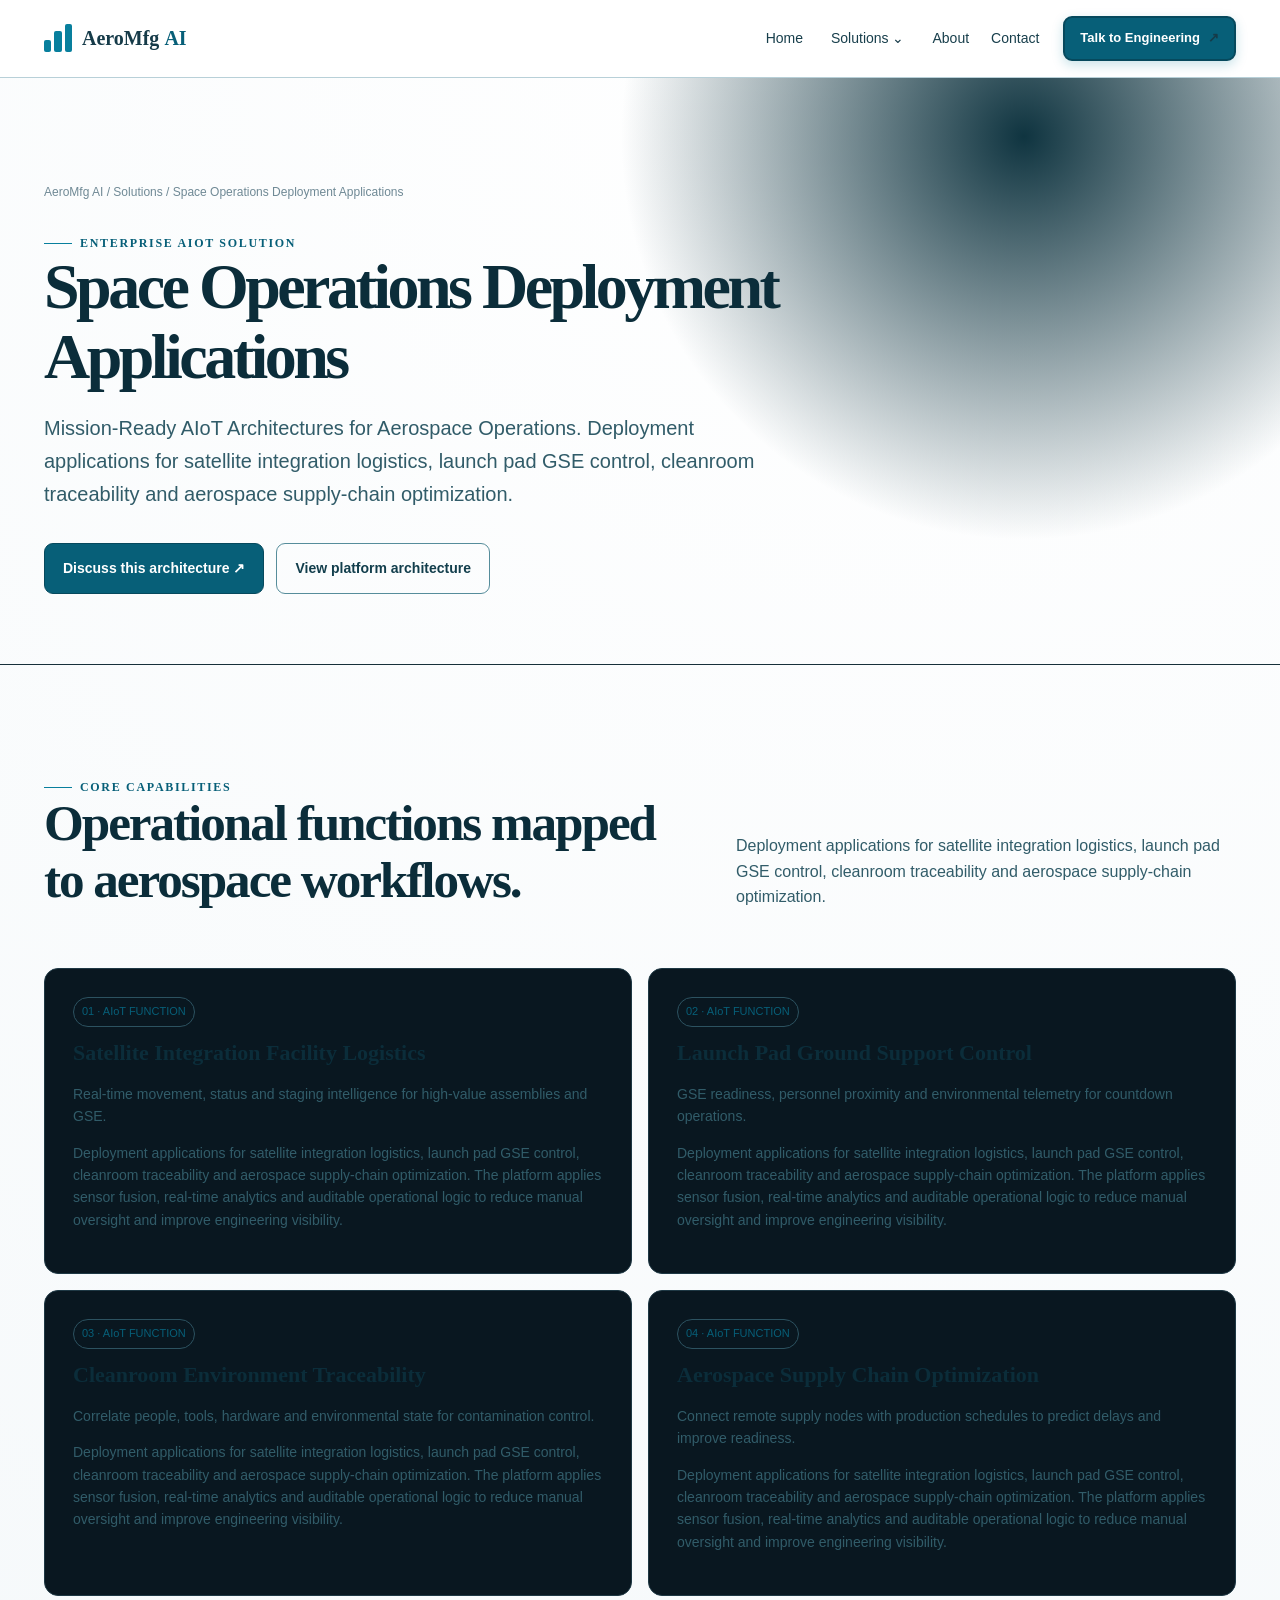
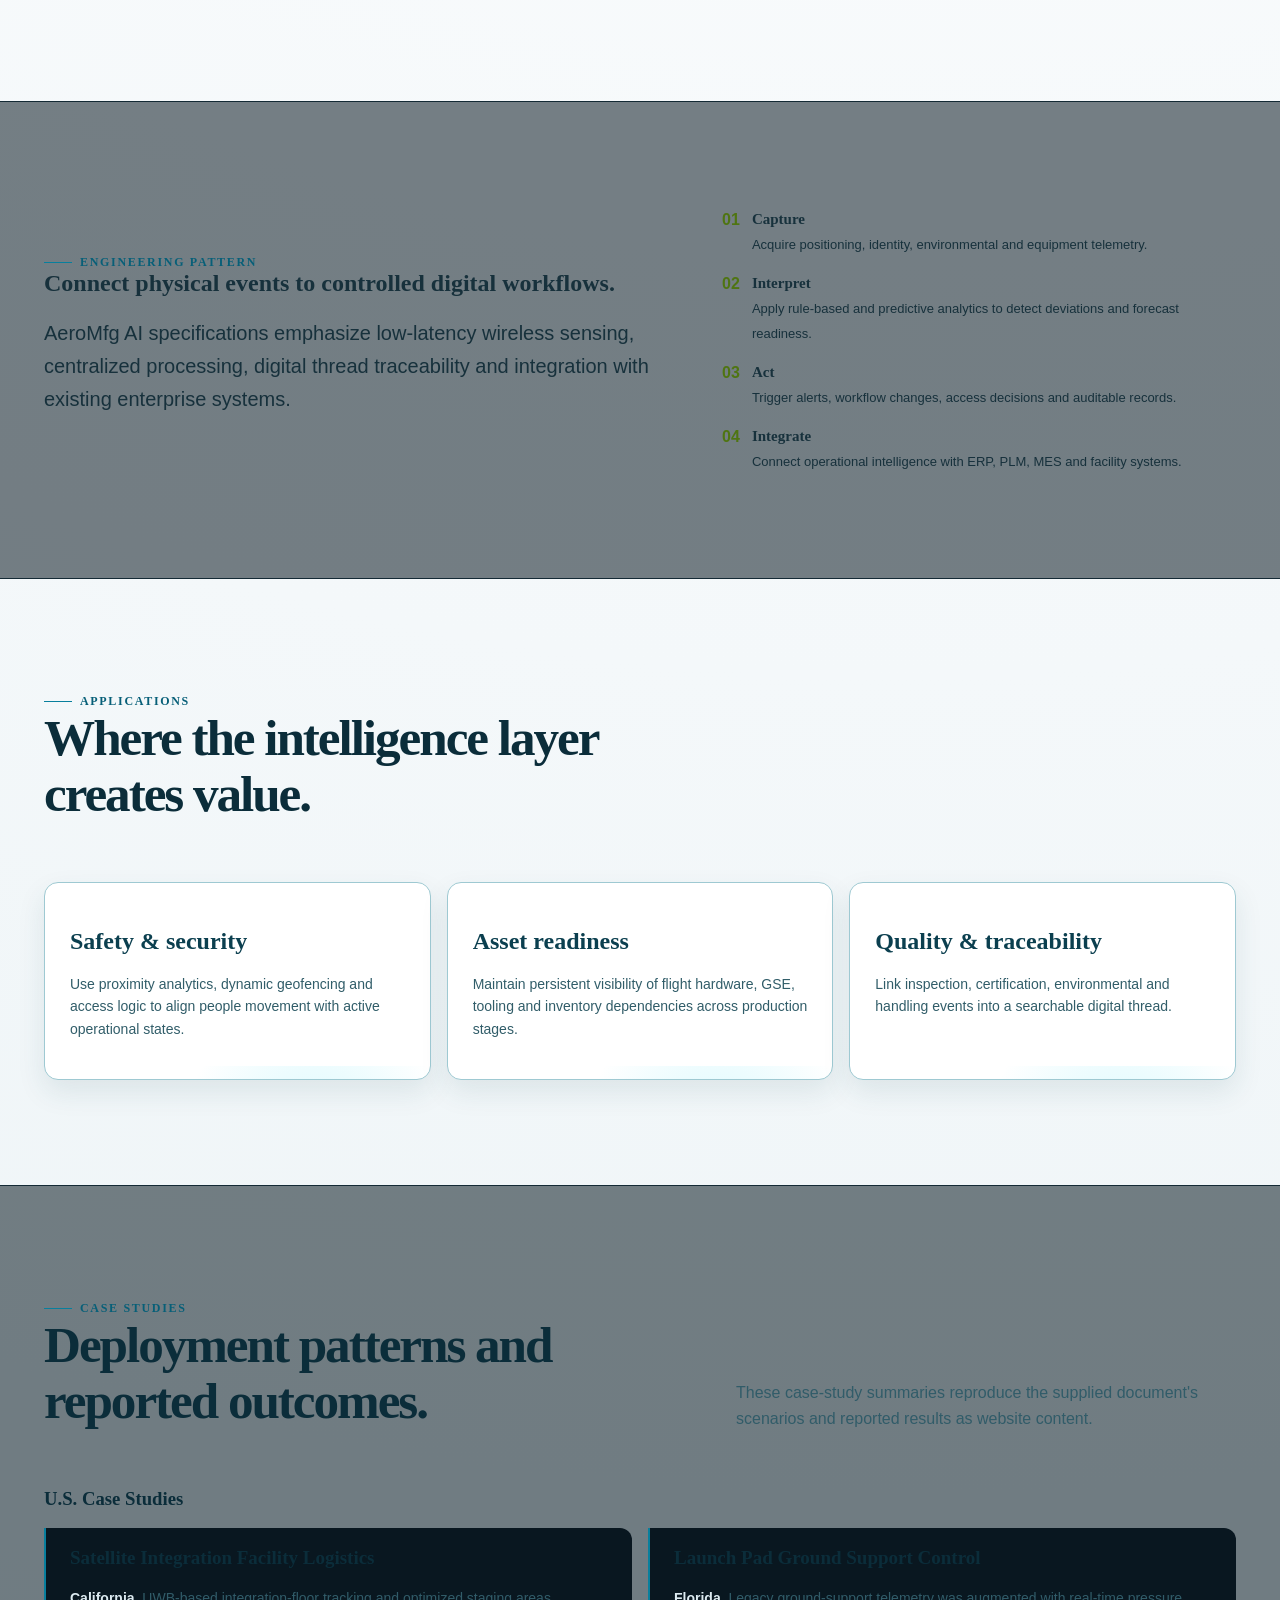
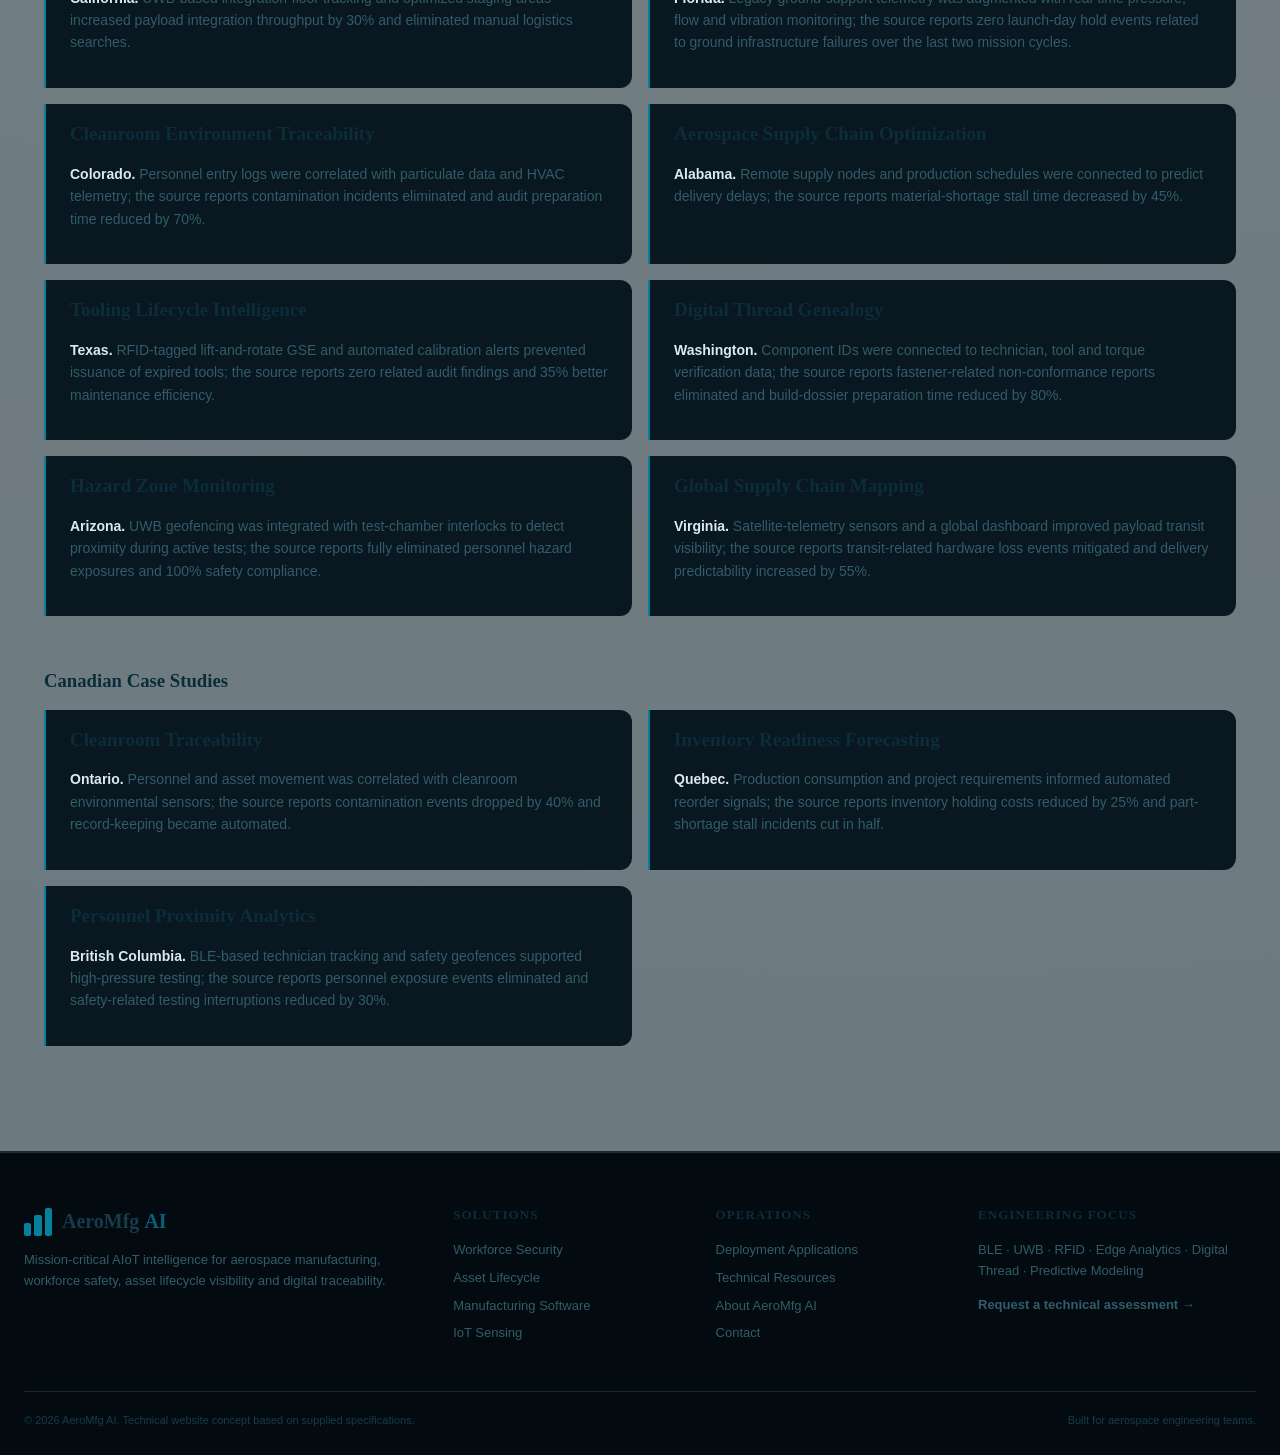
<file: operations.html>
<!doctype html>
<html lang="en"><head><meta charset="utf-8"><meta name="viewport" content="width=device-width,initial-scale=1">
<title>Space Operations Deployment Applications | AeroMfg AI</title><meta name="description" content="Deployment applications for satellite integration logistics, launch pad GSE control, cleanroom traceability and aerospace supply-chain optimization."><link rel="stylesheet" href="styles.css"></head>
<body>
<header class="site-header">
  <div class="nav-shell">
    <a class="brand" href="index.html" aria-label="AeroMfg AI home">
      <span class="brand-mark"><span></span><span></span><span></span></span>
      <span>AeroMfg <b>AI</b></span>
    </a>
    <button class="menu-toggle" aria-label="Open navigation">☰</button>
    <nav class="main-nav">
      <a href="index.html" class="">Home</a>
      <button class="nav-drop" type="button">Solutions <span>⌄</span></button>
      <div class="mega-menu"><div class="mega-col"><a class="mega-title" href="workforce.html">Space Workforce Security Intelligence</a><a href="workforce.html#personnel-proximity-analytics">Personnel Proximity Analytics</a><a href="workforce.html#secure-perimeter-access-logic">Secure Perimeter Access Logic</a><a href="workforce.html#hazard-zone-compliance-monitoring">Hazard Zone Compliance Monitoring</a><a href="workforce.html#operational-safety-pattern-recognition">Operational Safety Pattern Recognition</a></div><div class="mega-col"><a class="mega-title" href="assets.html">Space Asset Lifecycle Intelligence</a><a href="assets.html#orbital-hardware-tracking-analytics">Orbital Hardware Tracking Analytics</a><a href="assets.html#inventory-demand-predictive-modeling">Inventory Demand Predictive Modeling</a><a href="assets.html#gse-calibration-lifecycle-intelligence">GSE Calibration Lifecycle Intelligence</a><a href="assets.html#component-readiness-forecasting">Component Readiness Forecasting</a></div><div class="mega-col"><a class="mega-title" href="software.html">IoT Software for Space Manufacturing</a><a href="software.html#assembly-work-in-progress-monitoring">Assembly Work In Progress Monitoring</a><a href="software.html#digital-thread-component-genealogy">Digital Thread Component Genealogy</a><a href="software.html#production-synchronization-logic">Production Synchronization Logic</a><a href="software.html#quality-assurance-traceability-engine">Quality Assurance Traceability Engine</a></div><div class="mega-col"><a class="mega-title" href="sensing.html">Aerospace IoT Sensing Technologies</a><a href="sensing.html#industrial-rfid-tracking-hardware">Industrial RFID Tracking Hardware</a><a href="sensing.html#ble-proximity-sensing-hardware">BLE Proximity Sensing Hardware</a><a href="sensing.html#satellite-data-telemetry-sensors">Satellite Data Telemetry Sensors</a><a href="sensing.html#ruggedized-environmental-monitoring-units">Ruggedized Environmental Monitoring Units</a></div><div class="mega-col"><a class="mega-title" href="operations.html">Space Operations Deployment Applications</a><a href="operations.html#satellite-integration-facility-logistics">Satellite Integration Facility Logistics</a><a href="operations.html#launch-pad-ground-support-control">Launch Pad Ground Support Control</a><a href="operations.html#cleanroom-environment-traceability">Cleanroom Environment Traceability</a><a href="operations.html#aerospace-supply-chain-optimization">Aerospace Supply Chain Optimization</a></div><div class="mega-col"><a class="mega-title" href="resources.html">Technical Resources</a><a href="resources.html#system-integration-technical-documentation">System Integration Technical Documentation</a><a href="resources.html#mission-safety-compliance-faqs">Mission Safety &amp; Compliance FAQs</a><a href="resources.html#api-architecture-specifications">API Architecture Specifications</a><a href="resources.html#deployment-configuration-schematics">Deployment Configuration Schematics</a></div></div>
      <a href="about.html" class="">About</a>
      <a href="contact.html" class="">Contact</a>
    </nav>
    <a class="nav-cta" href="contact.html">Talk to Engineering <span>↗</span></a>
  </div>
</header>

<main>
<section class="page-hero"><div class="container"><div class="breadcrumbs">AeroMfg AI / Solutions / Space Operations Deployment Applications</div><span class="eyebrow">Enterprise AIoT solution</span><h1>Space Operations Deployment Applications</h1><p class="lead">Mission-Ready AIoT Architectures for Aerospace Operations. Deployment applications for satellite integration logistics, launch pad GSE control, cleanroom traceability and aerospace supply-chain optimization.</p><div class="actions"><a class="btn btn-primary" href="contact.html">Discuss this architecture ↗</a><a class="btn btn-ghost" href="index.html#architecture">View platform architecture</a></div></div></section>
<section class="section"><div class="container"><div class="section-head reveal"><div><span class="eyebrow">Core capabilities</span><h2>Operational functions mapped to aerospace workflows.</h2></div><p>Deployment applications for satellite integration logistics, launch pad GSE control, cleanroom traceability and aerospace supply-chain optimization.</p></div><div class="feature-grid"><article class="feature reveal" id="satellite-integration-facility-logistics"><span class="tag">01 · AIoT FUNCTION</span><h3>Satellite Integration Facility Logistics</h3><p>Real-time movement, status and staging intelligence for high-value assemblies and GSE.</p><p>Deployment applications for satellite integration logistics, launch pad GSE control, cleanroom traceability and aerospace supply-chain optimization. The platform applies sensor fusion, real-time analytics and auditable operational logic to reduce manual oversight and improve engineering visibility.</p></article><article class="feature reveal" id="launch-pad-ground-support-control"><span class="tag">02 · AIoT FUNCTION</span><h3>Launch Pad Ground Support Control</h3><p>GSE readiness, personnel proximity and environmental telemetry for countdown operations.</p><p>Deployment applications for satellite integration logistics, launch pad GSE control, cleanroom traceability and aerospace supply-chain optimization. The platform applies sensor fusion, real-time analytics and auditable operational logic to reduce manual oversight and improve engineering visibility.</p></article><article class="feature reveal" id="cleanroom-environment-traceability"><span class="tag">03 · AIoT FUNCTION</span><h3>Cleanroom Environment Traceability</h3><p>Correlate people, tools, hardware and environmental state for contamination control.</p><p>Deployment applications for satellite integration logistics, launch pad GSE control, cleanroom traceability and aerospace supply-chain optimization. The platform applies sensor fusion, real-time analytics and auditable operational logic to reduce manual oversight and improve engineering visibility.</p></article><article class="feature reveal" id="aerospace-supply-chain-optimization"><span class="tag">04 · AIoT FUNCTION</span><h3>Aerospace Supply Chain Optimization</h3><p>Connect remote supply nodes with production schedules to predict delays and improve readiness.</p><p>Deployment applications for satellite integration logistics, launch pad GSE control, cleanroom traceability and aerospace supply-chain optimization. The platform applies sensor fusion, real-time analytics and auditable operational logic to reduce manual oversight and improve engineering visibility.</p></article></div></div></section>
<section class="section alt"><div class="container"><div class="signal"><div class="reveal"><span class="eyebrow">Engineering pattern</span><h2>Connect physical events to controlled digital workflows.</h2><p class="lead">AeroMfg AI specifications emphasize low-latency wireless sensing, centralized processing, digital thread traceability and integration with existing enterprise systems.</p></div><div class="checks reveal">
<div class="check"><i>01</i><div><b>Capture</b><span>Acquire positioning, identity, environmental and equipment telemetry.</span></div></div>
<div class="check"><i>02</i><div><b>Interpret</b><span>Apply rule-based and predictive analytics to detect deviations and forecast readiness.</span></div></div>
<div class="check"><i>03</i><div><b>Act</b><span>Trigger alerts, workflow changes, access decisions and auditable records.</span></div></div>
<div class="check"><i>04</i><div><b>Integrate</b><span>Connect operational intelligence with ERP, PLM, MES and facility systems.</span></div></div>
</div></div></div></section>
<section class="section"><div class="container"><div class="section-head reveal"><div><span class="eyebrow">Applications</span><h2>Where the intelligence layer creates value.</h2></div></div><div class="grid-3">
<div class="card reveal"><h3>Safety &amp; security</h3><p>Use proximity analytics, dynamic geofencing and access logic to align people movement with active operational states.</p></div>
<div class="card reveal"><h3>Asset readiness</h3><p>Maintain persistent visibility of flight hardware, GSE, tooling and inventory dependencies across production stages.</p></div>
<div class="card reveal"><h3>Quality &amp; traceability</h3><p>Link inspection, certification, environmental and handling events into a searchable digital thread.</p></div>
</div></div></section>

<section class="section alt"><div class="container"><div class="section-head reveal"><div><span class="eyebrow">Case studies</span><h2>Deployment patterns and reported outcomes.</h2></div><p>These case-study summaries reproduce the supplied document's scenarios and reported results as website content.</p></div><h3>U.S. Case Studies</h3><div class="case-grid"><article class="case reveal"><h3>Satellite Integration Facility Logistics</h3><p><strong>California.</strong> UWB-based integration-floor tracking and optimized staging areas increased payload integration throughput by 30% and eliminated manual logistics searches.</p></article><article class="case reveal"><h3>Launch Pad Ground Support Control</h3><p><strong>Florida.</strong> Legacy ground-support telemetry was augmented with real-time pressure, flow and vibration monitoring; the source reports zero launch-day hold events related to ground infrastructure failures over the last two mission cycles.</p></article><article class="case reveal"><h3>Cleanroom Environment Traceability</h3><p><strong>Colorado.</strong> Personnel entry logs were correlated with particulate data and HVAC telemetry; the source reports contamination incidents eliminated and audit preparation time reduced by 70%.</p></article><article class="case reveal"><h3>Aerospace Supply Chain Optimization</h3><p><strong>Alabama.</strong> Remote supply nodes and production schedules were connected to predict delivery delays; the source reports material-shortage stall time decreased by 45%.</p></article><article class="case reveal"><h3>Tooling Lifecycle Intelligence</h3><p><strong>Texas.</strong> RFID-tagged lift-and-rotate GSE and automated calibration alerts prevented issuance of expired tools; the source reports zero related audit findings and 35% better maintenance efficiency.</p></article><article class="case reveal"><h3>Digital Thread Genealogy</h3><p><strong>Washington.</strong> Component IDs were connected to technician, tool and torque verification data; the source reports fastener-related non-conformance reports eliminated and build-dossier preparation time reduced by 80%.</p></article><article class="case reveal"><h3>Hazard Zone Monitoring</h3><p><strong>Arizona.</strong> UWB geofencing was integrated with test-chamber interlocks to detect proximity during active tests; the source reports fully eliminated personnel hazard exposures and 100% safety compliance.</p></article><article class="case reveal"><h3>Global Supply Chain Mapping</h3><p><strong>Virginia.</strong> Satellite-telemetry sensors and a global dashboard improved payload transit visibility; the source reports transit-related hardware loss events mitigated and delivery predictability increased by 55%.</p></article></div><h3 style="margin-top:55px">Canadian Case Studies</h3><div class="case-grid"><article class="case reveal"><h3>Cleanroom Traceability</h3><p><strong>Ontario.</strong> Personnel and asset movement was correlated with cleanroom environmental sensors; the source reports contamination events dropped by 40% and record-keeping became automated.</p></article><article class="case reveal"><h3>Inventory Readiness Forecasting</h3><p><strong>Quebec.</strong> Production consumption and project requirements informed automated reorder signals; the source reports inventory holding costs reduced by 25% and part-shortage stall incidents cut in half.</p></article><article class="case reveal"><h3>Personnel Proximity Analytics</h3><p><strong>British Columbia.</strong> BLE-based technician tracking and safety geofences supported high-pressure testing; the source reports personnel exposure events eliminated and safety-related testing interruptions reduced by 30%.</p></article></div></div></section>
</main>

<footer class="footer">
  <div class="footer-grid">
    <div>
      <div class="brand footer-brand"><span class="brand-mark"><span></span><span></span><span></span></span><span>AeroMfg <b>AI</b></span></div>
      <p>Mission-critical AIoT intelligence for aerospace manufacturing, workforce safety, asset lifecycle visibility and digital traceability.</p>
    </div>
    <div><h4>Solutions</h4><a href="workforce.html">Workforce Security</a><a href="assets.html">Asset Lifecycle</a><a href="software.html">Manufacturing Software</a><a href="sensing.html">IoT Sensing</a></div>
    <div><h4>Operations</h4><a href="operations.html">Deployment Applications</a><a href="resources.html">Technical Resources</a><a href="about.html">About AeroMfg AI</a><a href="contact.html">Contact</a></div>
    <div><h4>Engineering Focus</h4><p>BLE · UWB · RFID · Edge Analytics · Digital Thread · Predictive Modeling</p><a class="text-link" href="contact.html">Request a technical assessment →</a></div>
  </div>
  <div class="footer-bottom"><span>© 2026 AeroMfg AI. Technical website concept based on supplied specifications.</span><span>Built for aerospace engineering teams.</span></div>
</footer>
<script src="app.js"></script></body></html>
</file>
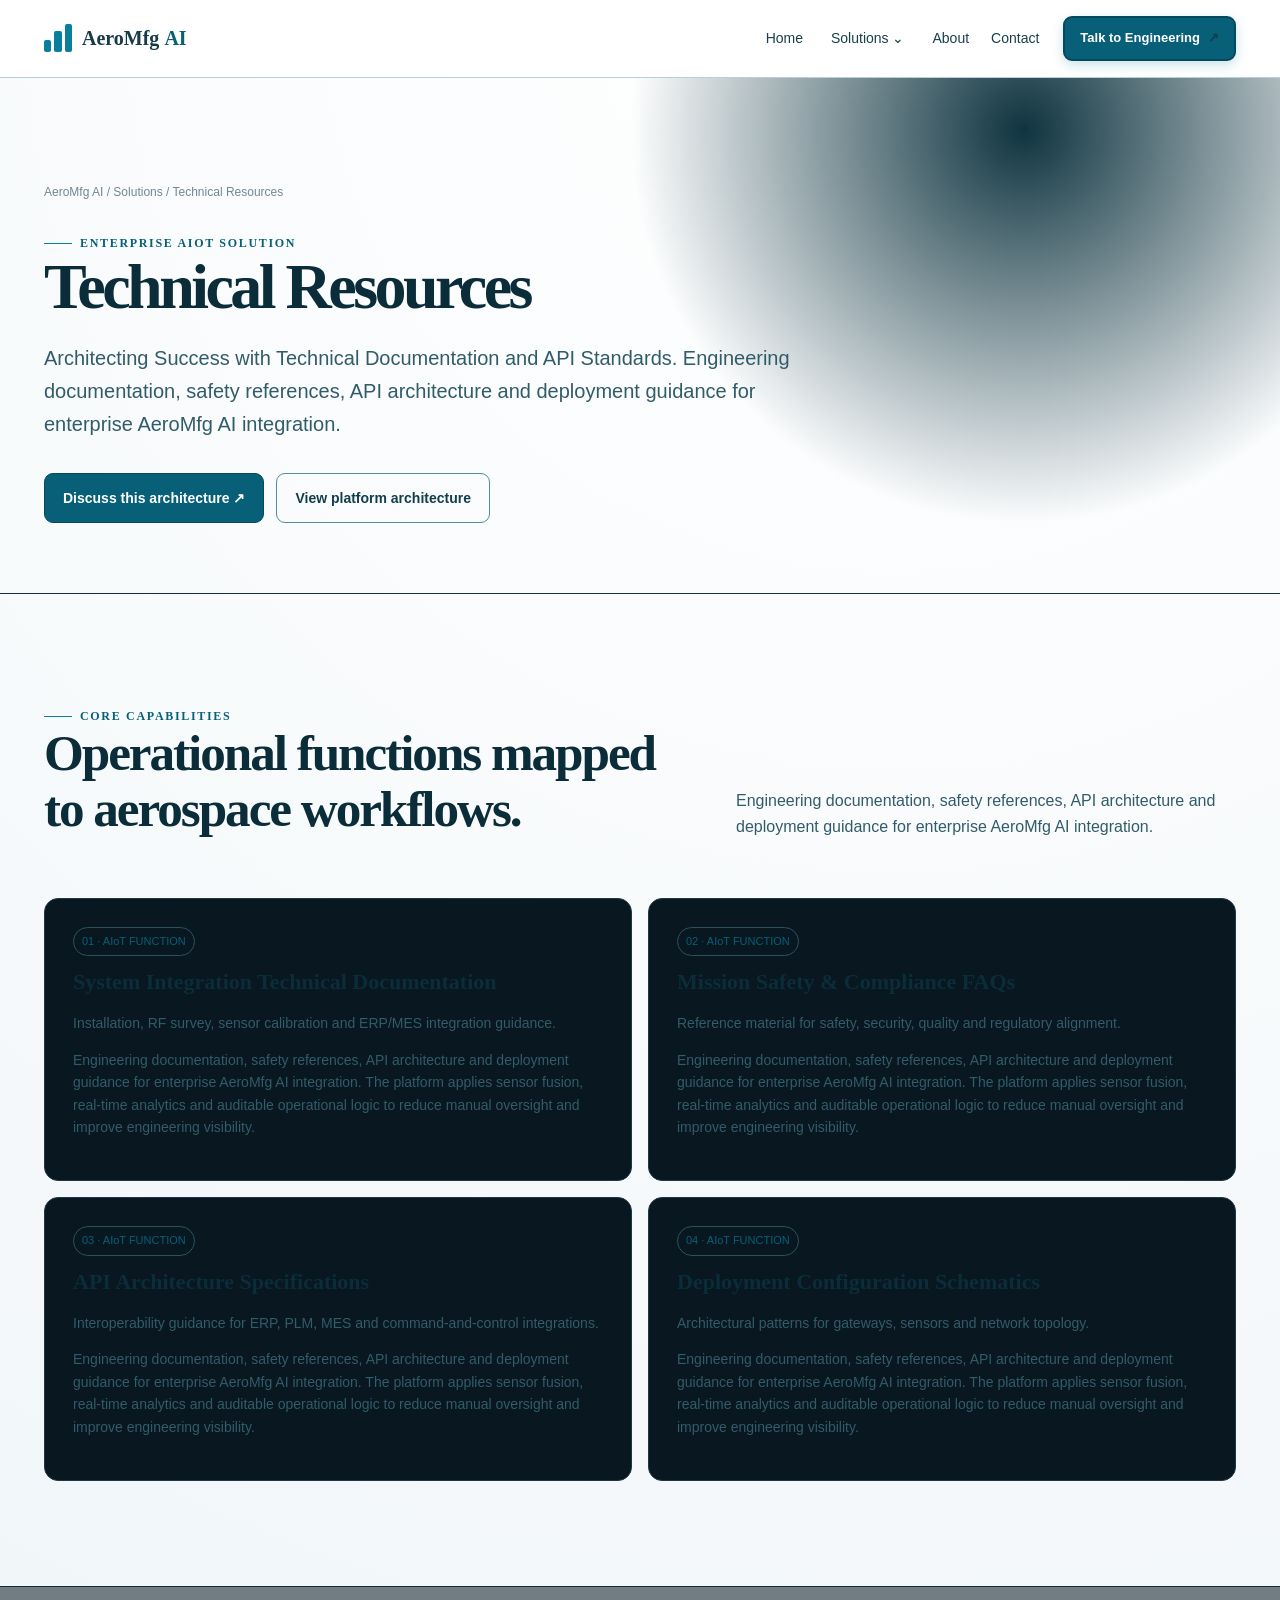
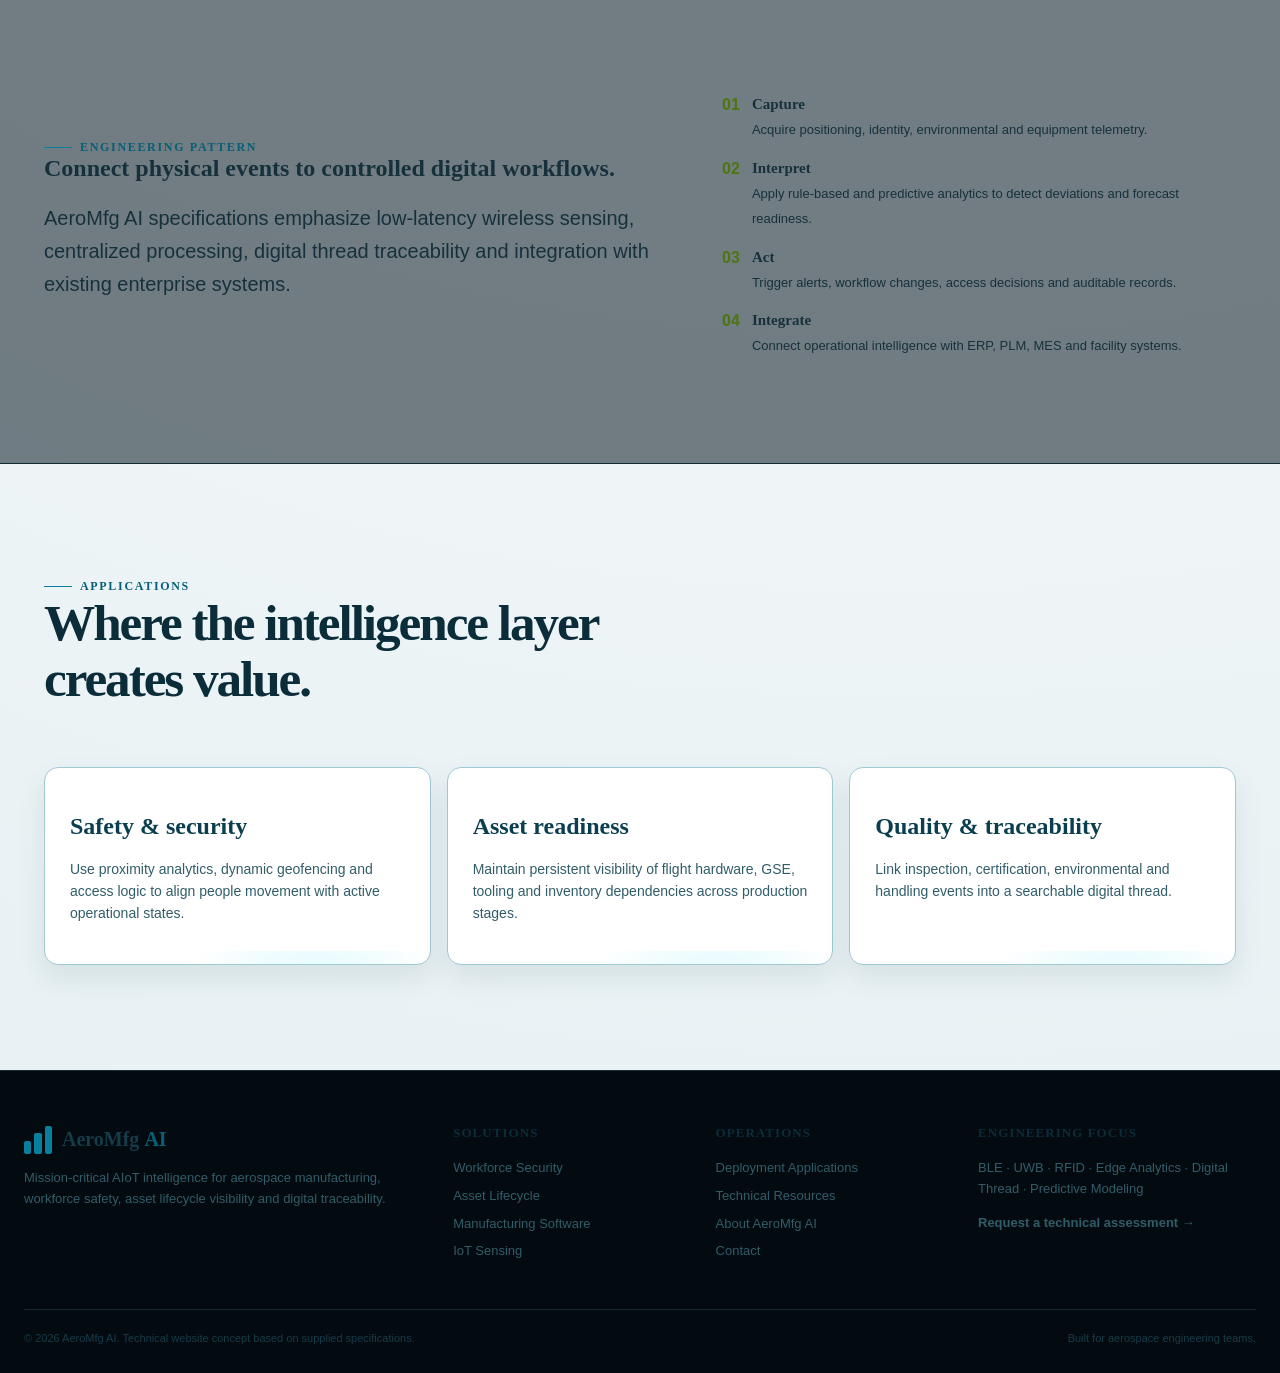
<file: resources.html>
<!doctype html>
<html lang="en"><head><meta charset="utf-8"><meta name="viewport" content="width=device-width,initial-scale=1">
<title>Technical Resources | AeroMfg AI</title><meta name="description" content="Engineering documentation, safety references, API architecture and deployment guidance for enterprise AeroMfg AI integration."><link rel="stylesheet" href="styles.css"></head>
<body>
<header class="site-header">
  <div class="nav-shell">
    <a class="brand" href="index.html" aria-label="AeroMfg AI home">
      <span class="brand-mark"><span></span><span></span><span></span></span>
      <span>AeroMfg <b>AI</b></span>
    </a>
    <button class="menu-toggle" aria-label="Open navigation">☰</button>
    <nav class="main-nav">
      <a href="index.html" class="">Home</a>
      <button class="nav-drop" type="button">Solutions <span>⌄</span></button>
      <div class="mega-menu"><div class="mega-col"><a class="mega-title" href="workforce.html">Space Workforce Security Intelligence</a><a href="workforce.html#personnel-proximity-analytics">Personnel Proximity Analytics</a><a href="workforce.html#secure-perimeter-access-logic">Secure Perimeter Access Logic</a><a href="workforce.html#hazard-zone-compliance-monitoring">Hazard Zone Compliance Monitoring</a><a href="workforce.html#operational-safety-pattern-recognition">Operational Safety Pattern Recognition</a></div><div class="mega-col"><a class="mega-title" href="assets.html">Space Asset Lifecycle Intelligence</a><a href="assets.html#orbital-hardware-tracking-analytics">Orbital Hardware Tracking Analytics</a><a href="assets.html#inventory-demand-predictive-modeling">Inventory Demand Predictive Modeling</a><a href="assets.html#gse-calibration-lifecycle-intelligence">GSE Calibration Lifecycle Intelligence</a><a href="assets.html#component-readiness-forecasting">Component Readiness Forecasting</a></div><div class="mega-col"><a class="mega-title" href="software.html">IoT Software for Space Manufacturing</a><a href="software.html#assembly-work-in-progress-monitoring">Assembly Work In Progress Monitoring</a><a href="software.html#digital-thread-component-genealogy">Digital Thread Component Genealogy</a><a href="software.html#production-synchronization-logic">Production Synchronization Logic</a><a href="software.html#quality-assurance-traceability-engine">Quality Assurance Traceability Engine</a></div><div class="mega-col"><a class="mega-title" href="sensing.html">Aerospace IoT Sensing Technologies</a><a href="sensing.html#industrial-rfid-tracking-hardware">Industrial RFID Tracking Hardware</a><a href="sensing.html#ble-proximity-sensing-hardware">BLE Proximity Sensing Hardware</a><a href="sensing.html#satellite-data-telemetry-sensors">Satellite Data Telemetry Sensors</a><a href="sensing.html#ruggedized-environmental-monitoring-units">Ruggedized Environmental Monitoring Units</a></div><div class="mega-col"><a class="mega-title" href="operations.html">Space Operations Deployment Applications</a><a href="operations.html#satellite-integration-facility-logistics">Satellite Integration Facility Logistics</a><a href="operations.html#launch-pad-ground-support-control">Launch Pad Ground Support Control</a><a href="operations.html#cleanroom-environment-traceability">Cleanroom Environment Traceability</a><a href="operations.html#aerospace-supply-chain-optimization">Aerospace Supply Chain Optimization</a></div><div class="mega-col"><a class="mega-title" href="resources.html">Technical Resources</a><a href="resources.html#system-integration-technical-documentation">System Integration Technical Documentation</a><a href="resources.html#mission-safety-compliance-faqs">Mission Safety &amp; Compliance FAQs</a><a href="resources.html#api-architecture-specifications">API Architecture Specifications</a><a href="resources.html#deployment-configuration-schematics">Deployment Configuration Schematics</a></div></div>
      <a href="about.html" class="">About</a>
      <a href="contact.html" class="">Contact</a>
    </nav>
    <a class="nav-cta" href="contact.html">Talk to Engineering <span>↗</span></a>
  </div>
</header>

<main>
<section class="page-hero"><div class="container"><div class="breadcrumbs">AeroMfg AI / Solutions / Technical Resources</div><span class="eyebrow">Enterprise AIoT solution</span><h1>Technical Resources</h1><p class="lead">Architecting Success with Technical Documentation and API Standards. Engineering documentation, safety references, API architecture and deployment guidance for enterprise AeroMfg AI integration.</p><div class="actions"><a class="btn btn-primary" href="contact.html">Discuss this architecture ↗</a><a class="btn btn-ghost" href="index.html#architecture">View platform architecture</a></div></div></section>
<section class="section"><div class="container"><div class="section-head reveal"><div><span class="eyebrow">Core capabilities</span><h2>Operational functions mapped to aerospace workflows.</h2></div><p>Engineering documentation, safety references, API architecture and deployment guidance for enterprise AeroMfg AI integration.</p></div><div class="feature-grid"><article class="feature reveal" id="system-integration-technical-documentation"><span class="tag">01 · AIoT FUNCTION</span><h3>System Integration Technical Documentation</h3><p>Installation, RF survey, sensor calibration and ERP/MES integration guidance.</p><p>Engineering documentation, safety references, API architecture and deployment guidance for enterprise AeroMfg AI integration. The platform applies sensor fusion, real-time analytics and auditable operational logic to reduce manual oversight and improve engineering visibility.</p></article><article class="feature reveal" id="mission-safety-compliance-faqs"><span class="tag">02 · AIoT FUNCTION</span><h3>Mission Safety &amp; Compliance FAQs</h3><p>Reference material for safety, security, quality and regulatory alignment.</p><p>Engineering documentation, safety references, API architecture and deployment guidance for enterprise AeroMfg AI integration. The platform applies sensor fusion, real-time analytics and auditable operational logic to reduce manual oversight and improve engineering visibility.</p></article><article class="feature reveal" id="api-architecture-specifications"><span class="tag">03 · AIoT FUNCTION</span><h3>API Architecture Specifications</h3><p>Interoperability guidance for ERP, PLM, MES and command-and-control integrations.</p><p>Engineering documentation, safety references, API architecture and deployment guidance for enterprise AeroMfg AI integration. The platform applies sensor fusion, real-time analytics and auditable operational logic to reduce manual oversight and improve engineering visibility.</p></article><article class="feature reveal" id="deployment-configuration-schematics"><span class="tag">04 · AIoT FUNCTION</span><h3>Deployment Configuration Schematics</h3><p>Architectural patterns for gateways, sensors and network topology.</p><p>Engineering documentation, safety references, API architecture and deployment guidance for enterprise AeroMfg AI integration. The platform applies sensor fusion, real-time analytics and auditable operational logic to reduce manual oversight and improve engineering visibility.</p></article></div></div></section>
<section class="section alt"><div class="container"><div class="signal"><div class="reveal"><span class="eyebrow">Engineering pattern</span><h2>Connect physical events to controlled digital workflows.</h2><p class="lead">AeroMfg AI specifications emphasize low-latency wireless sensing, centralized processing, digital thread traceability and integration with existing enterprise systems.</p></div><div class="checks reveal">
<div class="check"><i>01</i><div><b>Capture</b><span>Acquire positioning, identity, environmental and equipment telemetry.</span></div></div>
<div class="check"><i>02</i><div><b>Interpret</b><span>Apply rule-based and predictive analytics to detect deviations and forecast readiness.</span></div></div>
<div class="check"><i>03</i><div><b>Act</b><span>Trigger alerts, workflow changes, access decisions and auditable records.</span></div></div>
<div class="check"><i>04</i><div><b>Integrate</b><span>Connect operational intelligence with ERP, PLM, MES and facility systems.</span></div></div>
</div></div></div></section>
<section class="section"><div class="container"><div class="section-head reveal"><div><span class="eyebrow">Applications</span><h2>Where the intelligence layer creates value.</h2></div></div><div class="grid-3">
<div class="card reveal"><h3>Safety &amp; security</h3><p>Use proximity analytics, dynamic geofencing and access logic to align people movement with active operational states.</p></div>
<div class="card reveal"><h3>Asset readiness</h3><p>Maintain persistent visibility of flight hardware, GSE, tooling and inventory dependencies across production stages.</p></div>
<div class="card reveal"><h3>Quality &amp; traceability</h3><p>Link inspection, certification, environmental and handling events into a searchable digital thread.</p></div>
</div></div></section>
</main>

<footer class="footer">
  <div class="footer-grid">
    <div>
      <div class="brand footer-brand"><span class="brand-mark"><span></span><span></span><span></span></span><span>AeroMfg <b>AI</b></span></div>
      <p>Mission-critical AIoT intelligence for aerospace manufacturing, workforce safety, asset lifecycle visibility and digital traceability.</p>
    </div>
    <div><h4>Solutions</h4><a href="workforce.html">Workforce Security</a><a href="assets.html">Asset Lifecycle</a><a href="software.html">Manufacturing Software</a><a href="sensing.html">IoT Sensing</a></div>
    <div><h4>Operations</h4><a href="operations.html">Deployment Applications</a><a href="resources.html">Technical Resources</a><a href="about.html">About AeroMfg AI</a><a href="contact.html">Contact</a></div>
    <div><h4>Engineering Focus</h4><p>BLE · UWB · RFID · Edge Analytics · Digital Thread · Predictive Modeling</p><a class="text-link" href="contact.html">Request a technical assessment →</a></div>
  </div>
  <div class="footer-bottom"><span>© 2026 AeroMfg AI. Technical website concept based on supplied specifications.</span><span>Built for aerospace engineering teams.</span></div>
</footer>
<script src="app.js"></script></body></html>
</file>
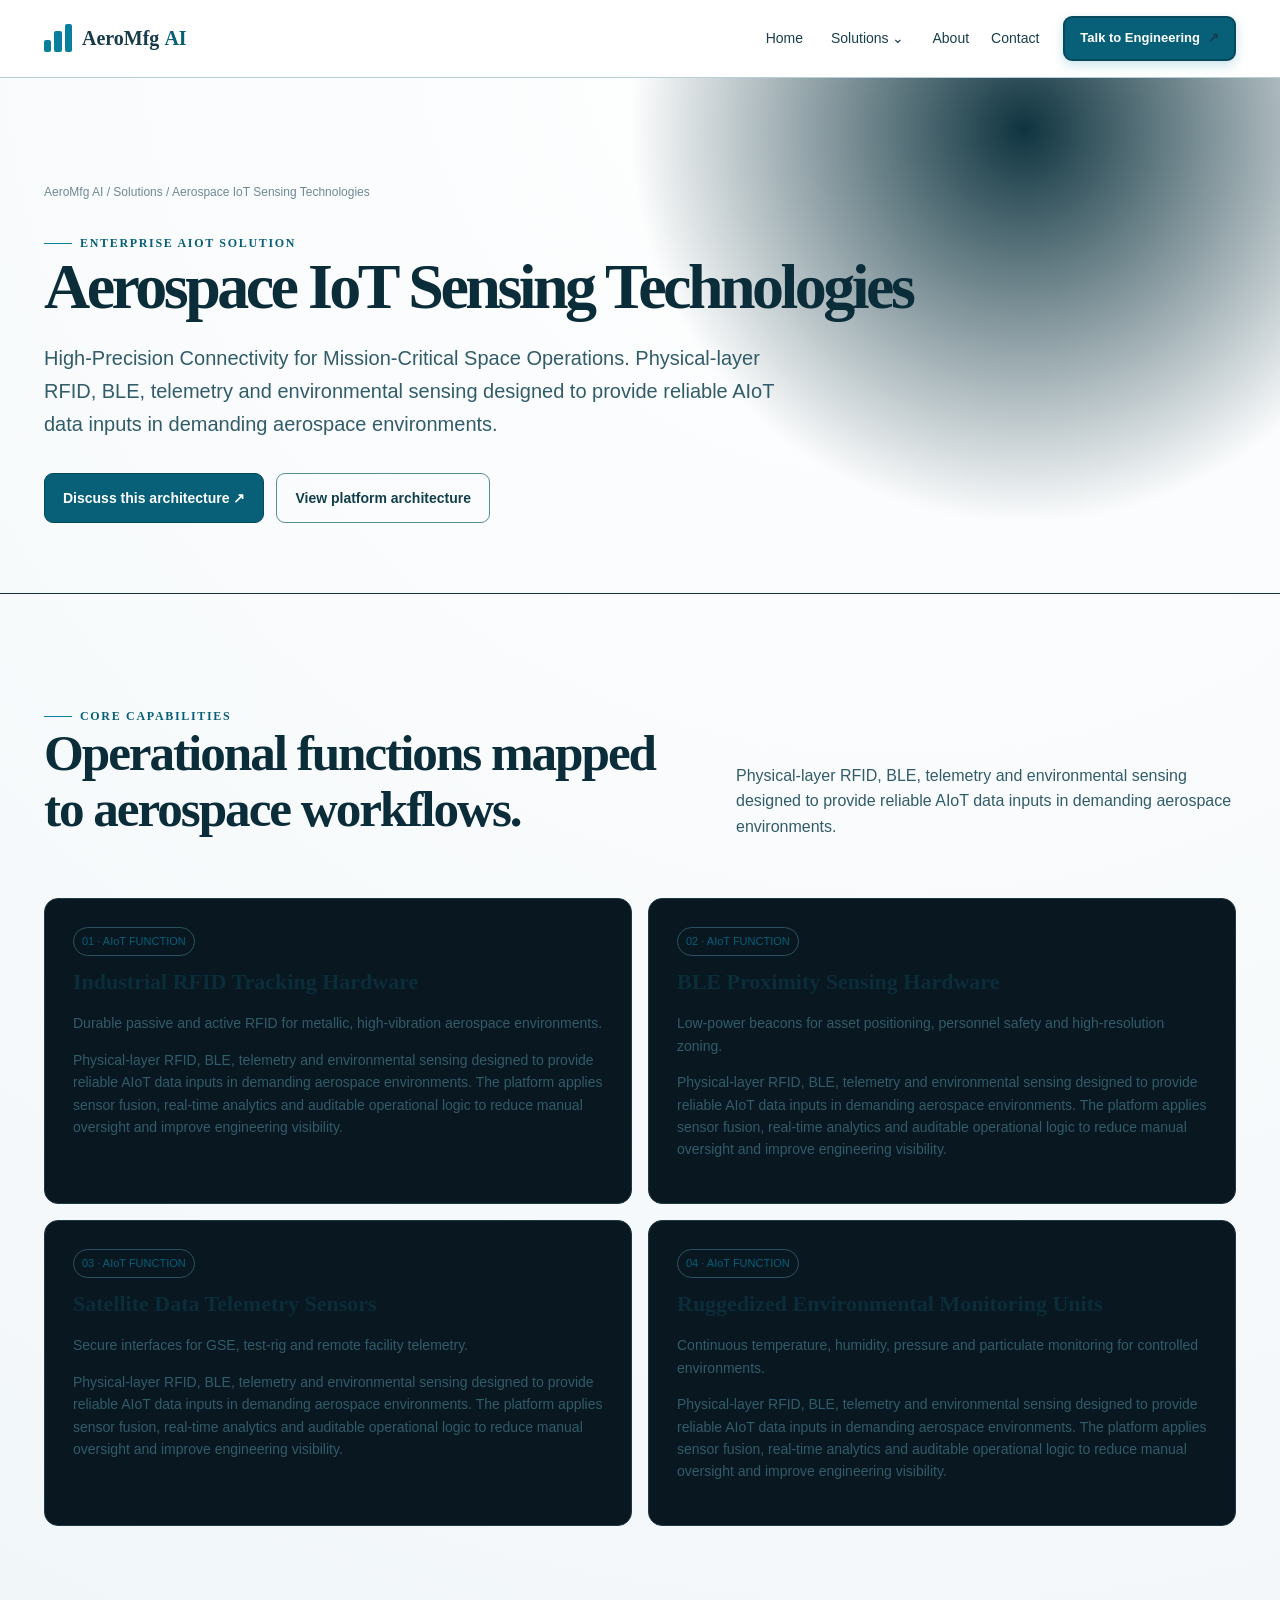
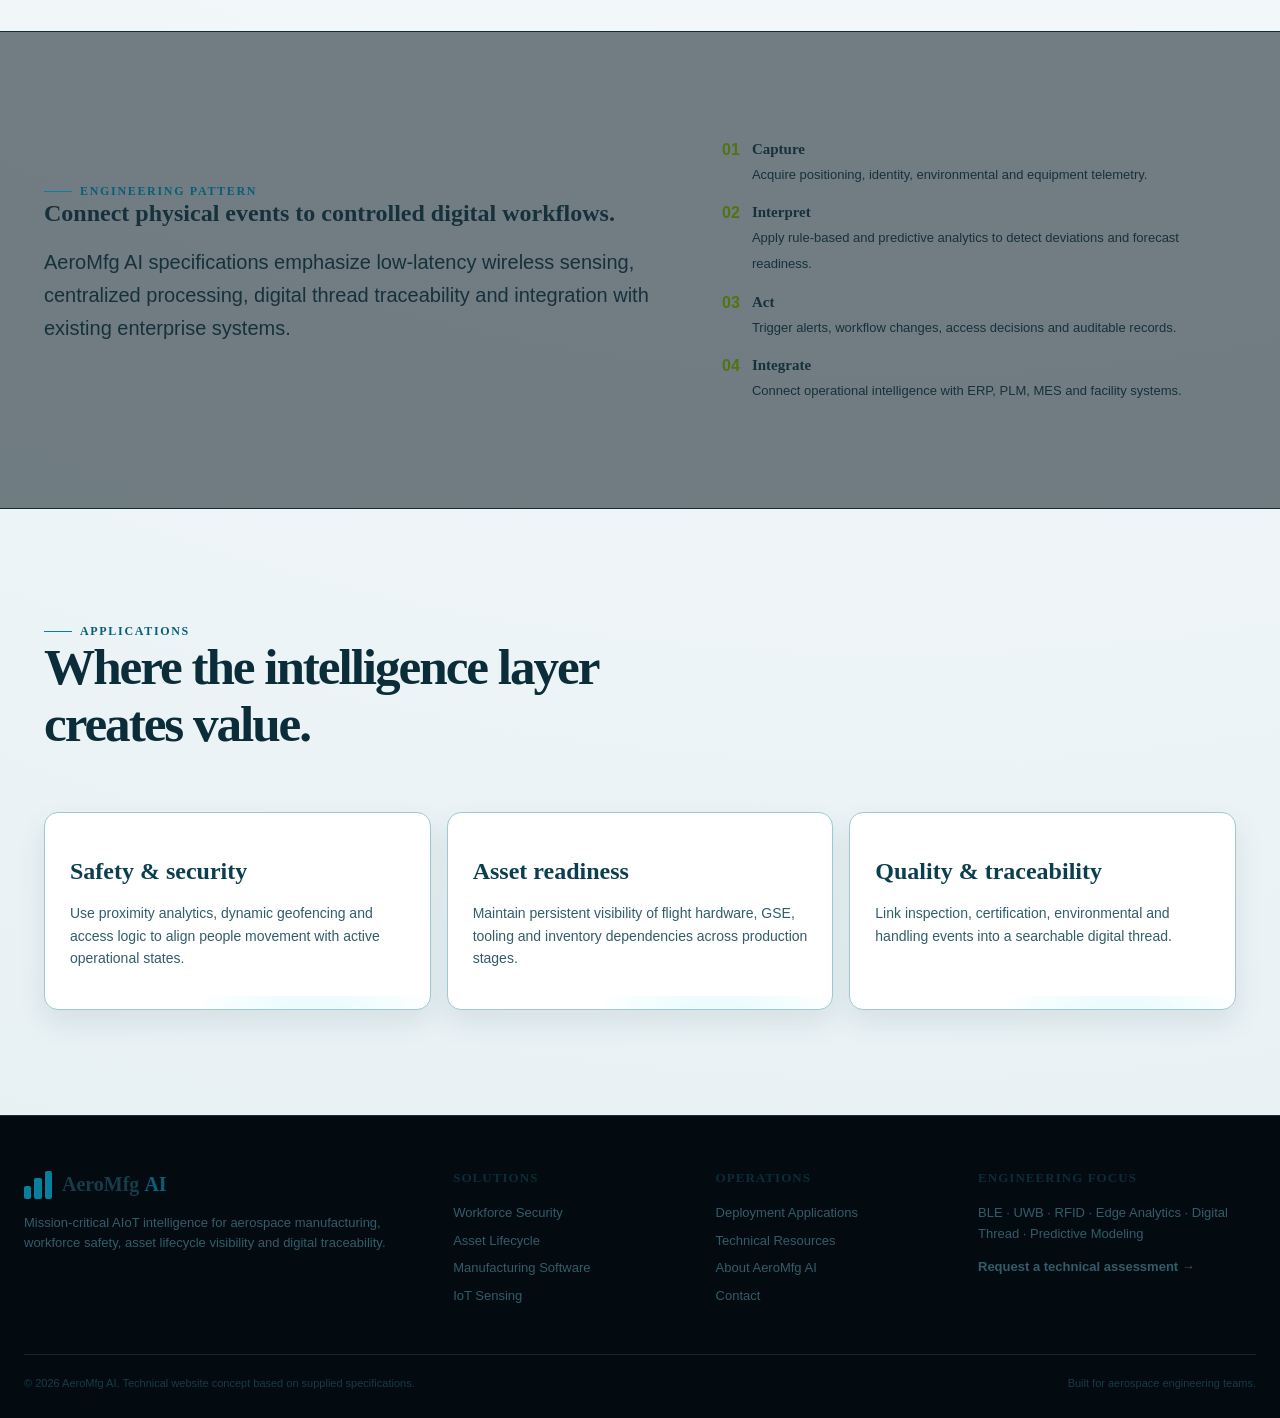
<file: sensing.html>
<!doctype html>
<html lang="en"><head><meta charset="utf-8"><meta name="viewport" content="width=device-width,initial-scale=1">
<title>Aerospace IoT Sensing Technologies | AeroMfg AI</title><meta name="description" content="Physical-layer RFID, BLE, telemetry and environmental sensing designed to provide reliable AIoT data inputs in demanding aerospace environments."><link rel="stylesheet" href="styles.css"></head>
<body>
<header class="site-header">
  <div class="nav-shell">
    <a class="brand" href="index.html" aria-label="AeroMfg AI home">
      <span class="brand-mark"><span></span><span></span><span></span></span>
      <span>AeroMfg <b>AI</b></span>
    </a>
    <button class="menu-toggle" aria-label="Open navigation">☰</button>
    <nav class="main-nav">
      <a href="index.html" class="">Home</a>
      <button class="nav-drop" type="button">Solutions <span>⌄</span></button>
      <div class="mega-menu"><div class="mega-col"><a class="mega-title" href="workforce.html">Space Workforce Security Intelligence</a><a href="workforce.html#personnel-proximity-analytics">Personnel Proximity Analytics</a><a href="workforce.html#secure-perimeter-access-logic">Secure Perimeter Access Logic</a><a href="workforce.html#hazard-zone-compliance-monitoring">Hazard Zone Compliance Monitoring</a><a href="workforce.html#operational-safety-pattern-recognition">Operational Safety Pattern Recognition</a></div><div class="mega-col"><a class="mega-title" href="assets.html">Space Asset Lifecycle Intelligence</a><a href="assets.html#orbital-hardware-tracking-analytics">Orbital Hardware Tracking Analytics</a><a href="assets.html#inventory-demand-predictive-modeling">Inventory Demand Predictive Modeling</a><a href="assets.html#gse-calibration-lifecycle-intelligence">GSE Calibration Lifecycle Intelligence</a><a href="assets.html#component-readiness-forecasting">Component Readiness Forecasting</a></div><div class="mega-col"><a class="mega-title" href="software.html">IoT Software for Space Manufacturing</a><a href="software.html#assembly-work-in-progress-monitoring">Assembly Work In Progress Monitoring</a><a href="software.html#digital-thread-component-genealogy">Digital Thread Component Genealogy</a><a href="software.html#production-synchronization-logic">Production Synchronization Logic</a><a href="software.html#quality-assurance-traceability-engine">Quality Assurance Traceability Engine</a></div><div class="mega-col"><a class="mega-title" href="sensing.html">Aerospace IoT Sensing Technologies</a><a href="sensing.html#industrial-rfid-tracking-hardware">Industrial RFID Tracking Hardware</a><a href="sensing.html#ble-proximity-sensing-hardware">BLE Proximity Sensing Hardware</a><a href="sensing.html#satellite-data-telemetry-sensors">Satellite Data Telemetry Sensors</a><a href="sensing.html#ruggedized-environmental-monitoring-units">Ruggedized Environmental Monitoring Units</a></div><div class="mega-col"><a class="mega-title" href="operations.html">Space Operations Deployment Applications</a><a href="operations.html#satellite-integration-facility-logistics">Satellite Integration Facility Logistics</a><a href="operations.html#launch-pad-ground-support-control">Launch Pad Ground Support Control</a><a href="operations.html#cleanroom-environment-traceability">Cleanroom Environment Traceability</a><a href="operations.html#aerospace-supply-chain-optimization">Aerospace Supply Chain Optimization</a></div><div class="mega-col"><a class="mega-title" href="resources.html">Technical Resources</a><a href="resources.html#system-integration-technical-documentation">System Integration Technical Documentation</a><a href="resources.html#mission-safety-compliance-faqs">Mission Safety &amp; Compliance FAQs</a><a href="resources.html#api-architecture-specifications">API Architecture Specifications</a><a href="resources.html#deployment-configuration-schematics">Deployment Configuration Schematics</a></div></div>
      <a href="about.html" class="">About</a>
      <a href="contact.html" class="">Contact</a>
    </nav>
    <a class="nav-cta" href="contact.html">Talk to Engineering <span>↗</span></a>
  </div>
</header>

<main>
<section class="page-hero"><div class="container"><div class="breadcrumbs">AeroMfg AI / Solutions / Aerospace IoT Sensing Technologies</div><span class="eyebrow">Enterprise AIoT solution</span><h1>Aerospace IoT Sensing Technologies</h1><p class="lead">High-Precision Connectivity for Mission-Critical Space Operations. Physical-layer RFID, BLE, telemetry and environmental sensing designed to provide reliable AIoT data inputs in demanding aerospace environments.</p><div class="actions"><a class="btn btn-primary" href="contact.html">Discuss this architecture ↗</a><a class="btn btn-ghost" href="index.html#architecture">View platform architecture</a></div></div></section>
<section class="section"><div class="container"><div class="section-head reveal"><div><span class="eyebrow">Core capabilities</span><h2>Operational functions mapped to aerospace workflows.</h2></div><p>Physical-layer RFID, BLE, telemetry and environmental sensing designed to provide reliable AIoT data inputs in demanding aerospace environments.</p></div><div class="feature-grid"><article class="feature reveal" id="industrial-rfid-tracking-hardware"><span class="tag">01 · AIoT FUNCTION</span><h3>Industrial RFID Tracking Hardware</h3><p>Durable passive and active RFID for metallic, high-vibration aerospace environments.</p><p>Physical-layer RFID, BLE, telemetry and environmental sensing designed to provide reliable AIoT data inputs in demanding aerospace environments. The platform applies sensor fusion, real-time analytics and auditable operational logic to reduce manual oversight and improve engineering visibility.</p></article><article class="feature reveal" id="ble-proximity-sensing-hardware"><span class="tag">02 · AIoT FUNCTION</span><h3>BLE Proximity Sensing Hardware</h3><p>Low-power beacons for asset positioning, personnel safety and high-resolution zoning.</p><p>Physical-layer RFID, BLE, telemetry and environmental sensing designed to provide reliable AIoT data inputs in demanding aerospace environments. The platform applies sensor fusion, real-time analytics and auditable operational logic to reduce manual oversight and improve engineering visibility.</p></article><article class="feature reveal" id="satellite-data-telemetry-sensors"><span class="tag">03 · AIoT FUNCTION</span><h3>Satellite Data Telemetry Sensors</h3><p>Secure interfaces for GSE, test-rig and remote facility telemetry.</p><p>Physical-layer RFID, BLE, telemetry and environmental sensing designed to provide reliable AIoT data inputs in demanding aerospace environments. The platform applies sensor fusion, real-time analytics and auditable operational logic to reduce manual oversight and improve engineering visibility.</p></article><article class="feature reveal" id="ruggedized-environmental-monitoring-units"><span class="tag">04 · AIoT FUNCTION</span><h3>Ruggedized Environmental Monitoring Units</h3><p>Continuous temperature, humidity, pressure and particulate monitoring for controlled environments.</p><p>Physical-layer RFID, BLE, telemetry and environmental sensing designed to provide reliable AIoT data inputs in demanding aerospace environments. The platform applies sensor fusion, real-time analytics and auditable operational logic to reduce manual oversight and improve engineering visibility.</p></article></div></div></section>
<section class="section alt"><div class="container"><div class="signal"><div class="reveal"><span class="eyebrow">Engineering pattern</span><h2>Connect physical events to controlled digital workflows.</h2><p class="lead">AeroMfg AI specifications emphasize low-latency wireless sensing, centralized processing, digital thread traceability and integration with existing enterprise systems.</p></div><div class="checks reveal">
<div class="check"><i>01</i><div><b>Capture</b><span>Acquire positioning, identity, environmental and equipment telemetry.</span></div></div>
<div class="check"><i>02</i><div><b>Interpret</b><span>Apply rule-based and predictive analytics to detect deviations and forecast readiness.</span></div></div>
<div class="check"><i>03</i><div><b>Act</b><span>Trigger alerts, workflow changes, access decisions and auditable records.</span></div></div>
<div class="check"><i>04</i><div><b>Integrate</b><span>Connect operational intelligence with ERP, PLM, MES and facility systems.</span></div></div>
</div></div></div></section>
<section class="section"><div class="container"><div class="section-head reveal"><div><span class="eyebrow">Applications</span><h2>Where the intelligence layer creates value.</h2></div></div><div class="grid-3">
<div class="card reveal"><h3>Safety &amp; security</h3><p>Use proximity analytics, dynamic geofencing and access logic to align people movement with active operational states.</p></div>
<div class="card reveal"><h3>Asset readiness</h3><p>Maintain persistent visibility of flight hardware, GSE, tooling and inventory dependencies across production stages.</p></div>
<div class="card reveal"><h3>Quality &amp; traceability</h3><p>Link inspection, certification, environmental and handling events into a searchable digital thread.</p></div>
</div></div></section>
</main>

<footer class="footer">
  <div class="footer-grid">
    <div>
      <div class="brand footer-brand"><span class="brand-mark"><span></span><span></span><span></span></span><span>AeroMfg <b>AI</b></span></div>
      <p>Mission-critical AIoT intelligence for aerospace manufacturing, workforce safety, asset lifecycle visibility and digital traceability.</p>
    </div>
    <div><h4>Solutions</h4><a href="workforce.html">Workforce Security</a><a href="assets.html">Asset Lifecycle</a><a href="software.html">Manufacturing Software</a><a href="sensing.html">IoT Sensing</a></div>
    <div><h4>Operations</h4><a href="operations.html">Deployment Applications</a><a href="resources.html">Technical Resources</a><a href="about.html">About AeroMfg AI</a><a href="contact.html">Contact</a></div>
    <div><h4>Engineering Focus</h4><p>BLE · UWB · RFID · Edge Analytics · Digital Thread · Predictive Modeling</p><a class="text-link" href="contact.html">Request a technical assessment →</a></div>
  </div>
  <div class="footer-bottom"><span>© 2026 AeroMfg AI. Technical website concept based on supplied specifications.</span><span>Built for aerospace engineering teams.</span></div>
</footer>
<script src="app.js"></script></body></html>
</file>
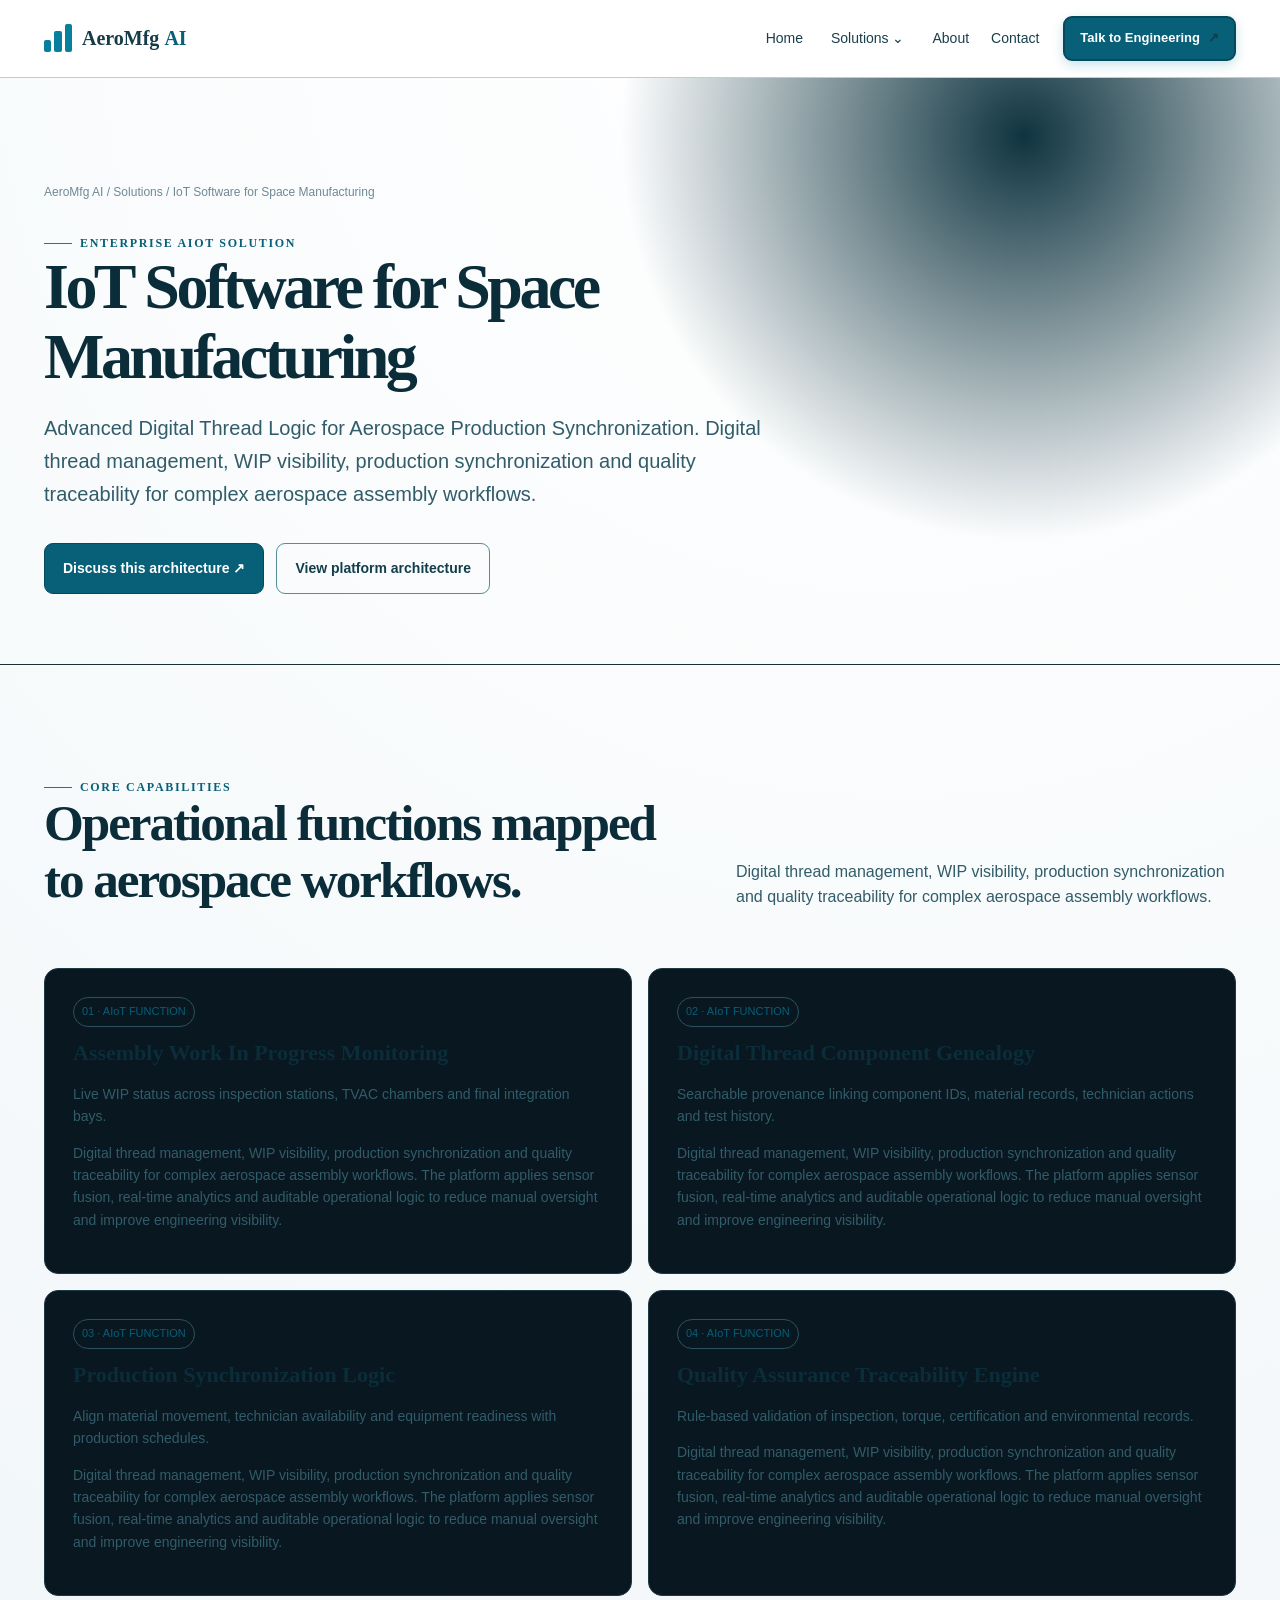
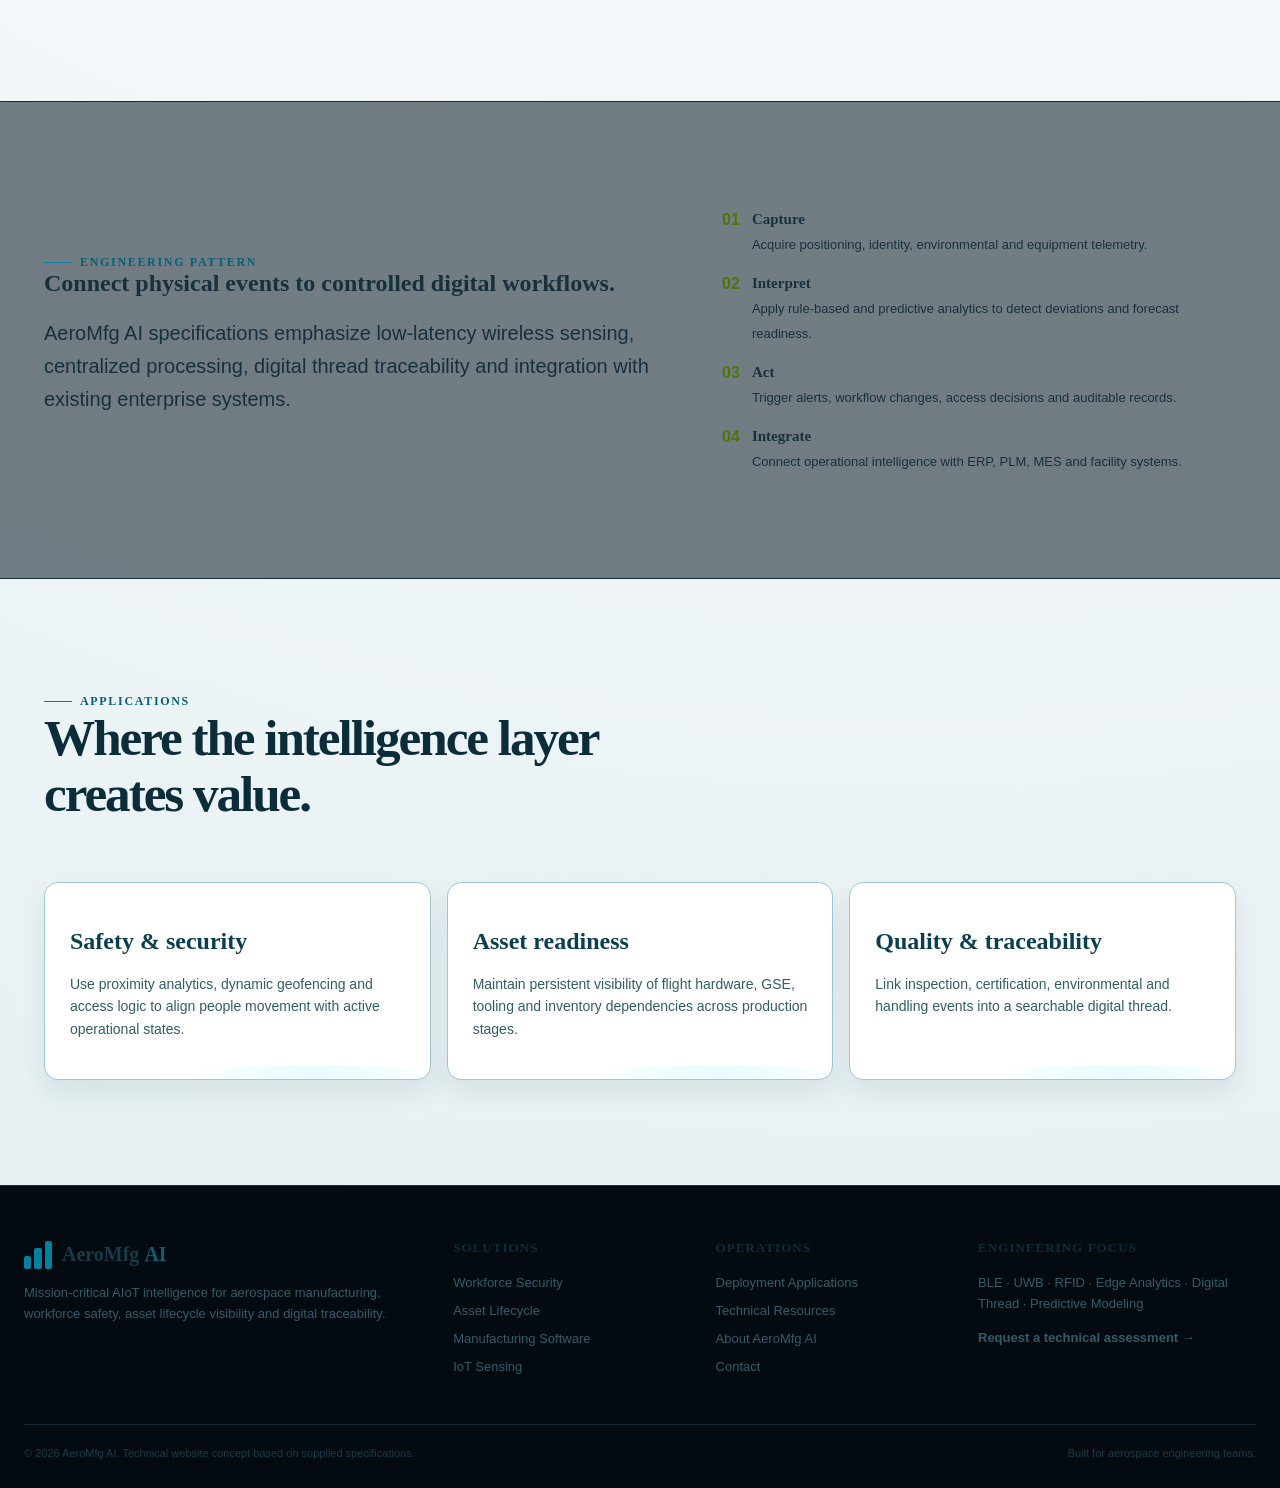
<file: software.html>
<!doctype html>
<html lang="en"><head><meta charset="utf-8"><meta name="viewport" content="width=device-width,initial-scale=1">
<title>IoT Software for Space Manufacturing | AeroMfg AI</title><meta name="description" content="Digital thread management, WIP visibility, production synchronization and quality traceability for complex aerospace assembly workflows."><link rel="stylesheet" href="styles.css"></head>
<body>
<header class="site-header">
  <div class="nav-shell">
    <a class="brand" href="index.html" aria-label="AeroMfg AI home">
      <span class="brand-mark"><span></span><span></span><span></span></span>
      <span>AeroMfg <b>AI</b></span>
    </a>
    <button class="menu-toggle" aria-label="Open navigation">☰</button>
    <nav class="main-nav">
      <a href="index.html" class="">Home</a>
      <button class="nav-drop" type="button">Solutions <span>⌄</span></button>
      <div class="mega-menu"><div class="mega-col"><a class="mega-title" href="workforce.html">Space Workforce Security Intelligence</a><a href="workforce.html#personnel-proximity-analytics">Personnel Proximity Analytics</a><a href="workforce.html#secure-perimeter-access-logic">Secure Perimeter Access Logic</a><a href="workforce.html#hazard-zone-compliance-monitoring">Hazard Zone Compliance Monitoring</a><a href="workforce.html#operational-safety-pattern-recognition">Operational Safety Pattern Recognition</a></div><div class="mega-col"><a class="mega-title" href="assets.html">Space Asset Lifecycle Intelligence</a><a href="assets.html#orbital-hardware-tracking-analytics">Orbital Hardware Tracking Analytics</a><a href="assets.html#inventory-demand-predictive-modeling">Inventory Demand Predictive Modeling</a><a href="assets.html#gse-calibration-lifecycle-intelligence">GSE Calibration Lifecycle Intelligence</a><a href="assets.html#component-readiness-forecasting">Component Readiness Forecasting</a></div><div class="mega-col"><a class="mega-title" href="software.html">IoT Software for Space Manufacturing</a><a href="software.html#assembly-work-in-progress-monitoring">Assembly Work In Progress Monitoring</a><a href="software.html#digital-thread-component-genealogy">Digital Thread Component Genealogy</a><a href="software.html#production-synchronization-logic">Production Synchronization Logic</a><a href="software.html#quality-assurance-traceability-engine">Quality Assurance Traceability Engine</a></div><div class="mega-col"><a class="mega-title" href="sensing.html">Aerospace IoT Sensing Technologies</a><a href="sensing.html#industrial-rfid-tracking-hardware">Industrial RFID Tracking Hardware</a><a href="sensing.html#ble-proximity-sensing-hardware">BLE Proximity Sensing Hardware</a><a href="sensing.html#satellite-data-telemetry-sensors">Satellite Data Telemetry Sensors</a><a href="sensing.html#ruggedized-environmental-monitoring-units">Ruggedized Environmental Monitoring Units</a></div><div class="mega-col"><a class="mega-title" href="operations.html">Space Operations Deployment Applications</a><a href="operations.html#satellite-integration-facility-logistics">Satellite Integration Facility Logistics</a><a href="operations.html#launch-pad-ground-support-control">Launch Pad Ground Support Control</a><a href="operations.html#cleanroom-environment-traceability">Cleanroom Environment Traceability</a><a href="operations.html#aerospace-supply-chain-optimization">Aerospace Supply Chain Optimization</a></div><div class="mega-col"><a class="mega-title" href="resources.html">Technical Resources</a><a href="resources.html#system-integration-technical-documentation">System Integration Technical Documentation</a><a href="resources.html#mission-safety-compliance-faqs">Mission Safety &amp; Compliance FAQs</a><a href="resources.html#api-architecture-specifications">API Architecture Specifications</a><a href="resources.html#deployment-configuration-schematics">Deployment Configuration Schematics</a></div></div>
      <a href="about.html" class="">About</a>
      <a href="contact.html" class="">Contact</a>
    </nav>
    <a class="nav-cta" href="contact.html">Talk to Engineering <span>↗</span></a>
  </div>
</header>

<main>
<section class="page-hero"><div class="container"><div class="breadcrumbs">AeroMfg AI / Solutions / IoT Software for Space Manufacturing</div><span class="eyebrow">Enterprise AIoT solution</span><h1>IoT Software for Space Manufacturing</h1><p class="lead">Advanced Digital Thread Logic for Aerospace Production Synchronization. Digital thread management, WIP visibility, production synchronization and quality traceability for complex aerospace assembly workflows.</p><div class="actions"><a class="btn btn-primary" href="contact.html">Discuss this architecture ↗</a><a class="btn btn-ghost" href="index.html#architecture">View platform architecture</a></div></div></section>
<section class="section"><div class="container"><div class="section-head reveal"><div><span class="eyebrow">Core capabilities</span><h2>Operational functions mapped to aerospace workflows.</h2></div><p>Digital thread management, WIP visibility, production synchronization and quality traceability for complex aerospace assembly workflows.</p></div><div class="feature-grid"><article class="feature reveal" id="assembly-work-in-progress-monitoring"><span class="tag">01 · AIoT FUNCTION</span><h3>Assembly Work In Progress Monitoring</h3><p>Live WIP status across inspection stations, TVAC chambers and final integration bays.</p><p>Digital thread management, WIP visibility, production synchronization and quality traceability for complex aerospace assembly workflows. The platform applies sensor fusion, real-time analytics and auditable operational logic to reduce manual oversight and improve engineering visibility.</p></article><article class="feature reveal" id="digital-thread-component-genealogy"><span class="tag">02 · AIoT FUNCTION</span><h3>Digital Thread Component Genealogy</h3><p>Searchable provenance linking component IDs, material records, technician actions and test history.</p><p>Digital thread management, WIP visibility, production synchronization and quality traceability for complex aerospace assembly workflows. The platform applies sensor fusion, real-time analytics and auditable operational logic to reduce manual oversight and improve engineering visibility.</p></article><article class="feature reveal" id="production-synchronization-logic"><span class="tag">03 · AIoT FUNCTION</span><h3>Production Synchronization Logic</h3><p>Align material movement, technician availability and equipment readiness with production schedules.</p><p>Digital thread management, WIP visibility, production synchronization and quality traceability for complex aerospace assembly workflows. The platform applies sensor fusion, real-time analytics and auditable operational logic to reduce manual oversight and improve engineering visibility.</p></article><article class="feature reveal" id="quality-assurance-traceability-engine"><span class="tag">04 · AIoT FUNCTION</span><h3>Quality Assurance Traceability Engine</h3><p>Rule-based validation of inspection, torque, certification and environmental records.</p><p>Digital thread management, WIP visibility, production synchronization and quality traceability for complex aerospace assembly workflows. The platform applies sensor fusion, real-time analytics and auditable operational logic to reduce manual oversight and improve engineering visibility.</p></article></div></div></section>
<section class="section alt"><div class="container"><div class="signal"><div class="reveal"><span class="eyebrow">Engineering pattern</span><h2>Connect physical events to controlled digital workflows.</h2><p class="lead">AeroMfg AI specifications emphasize low-latency wireless sensing, centralized processing, digital thread traceability and integration with existing enterprise systems.</p></div><div class="checks reveal">
<div class="check"><i>01</i><div><b>Capture</b><span>Acquire positioning, identity, environmental and equipment telemetry.</span></div></div>
<div class="check"><i>02</i><div><b>Interpret</b><span>Apply rule-based and predictive analytics to detect deviations and forecast readiness.</span></div></div>
<div class="check"><i>03</i><div><b>Act</b><span>Trigger alerts, workflow changes, access decisions and auditable records.</span></div></div>
<div class="check"><i>04</i><div><b>Integrate</b><span>Connect operational intelligence with ERP, PLM, MES and facility systems.</span></div></div>
</div></div></div></section>
<section class="section"><div class="container"><div class="section-head reveal"><div><span class="eyebrow">Applications</span><h2>Where the intelligence layer creates value.</h2></div></div><div class="grid-3">
<div class="card reveal"><h3>Safety &amp; security</h3><p>Use proximity analytics, dynamic geofencing and access logic to align people movement with active operational states.</p></div>
<div class="card reveal"><h3>Asset readiness</h3><p>Maintain persistent visibility of flight hardware, GSE, tooling and inventory dependencies across production stages.</p></div>
<div class="card reveal"><h3>Quality &amp; traceability</h3><p>Link inspection, certification, environmental and handling events into a searchable digital thread.</p></div>
</div></div></section>
</main>

<footer class="footer">
  <div class="footer-grid">
    <div>
      <div class="brand footer-brand"><span class="brand-mark"><span></span><span></span><span></span></span><span>AeroMfg <b>AI</b></span></div>
      <p>Mission-critical AIoT intelligence for aerospace manufacturing, workforce safety, asset lifecycle visibility and digital traceability.</p>
    </div>
    <div><h4>Solutions</h4><a href="workforce.html">Workforce Security</a><a href="assets.html">Asset Lifecycle</a><a href="software.html">Manufacturing Software</a><a href="sensing.html">IoT Sensing</a></div>
    <div><h4>Operations</h4><a href="operations.html">Deployment Applications</a><a href="resources.html">Technical Resources</a><a href="about.html">About AeroMfg AI</a><a href="contact.html">Contact</a></div>
    <div><h4>Engineering Focus</h4><p>BLE · UWB · RFID · Edge Analytics · Digital Thread · Predictive Modeling</p><a class="text-link" href="contact.html">Request a technical assessment →</a></div>
  </div>
  <div class="footer-bottom"><span>© 2026 AeroMfg AI. Technical website concept based on supplied specifications.</span><span>Built for aerospace engineering teams.</span></div>
</footer>
<script src="app.js"></script></body></html>
</file>
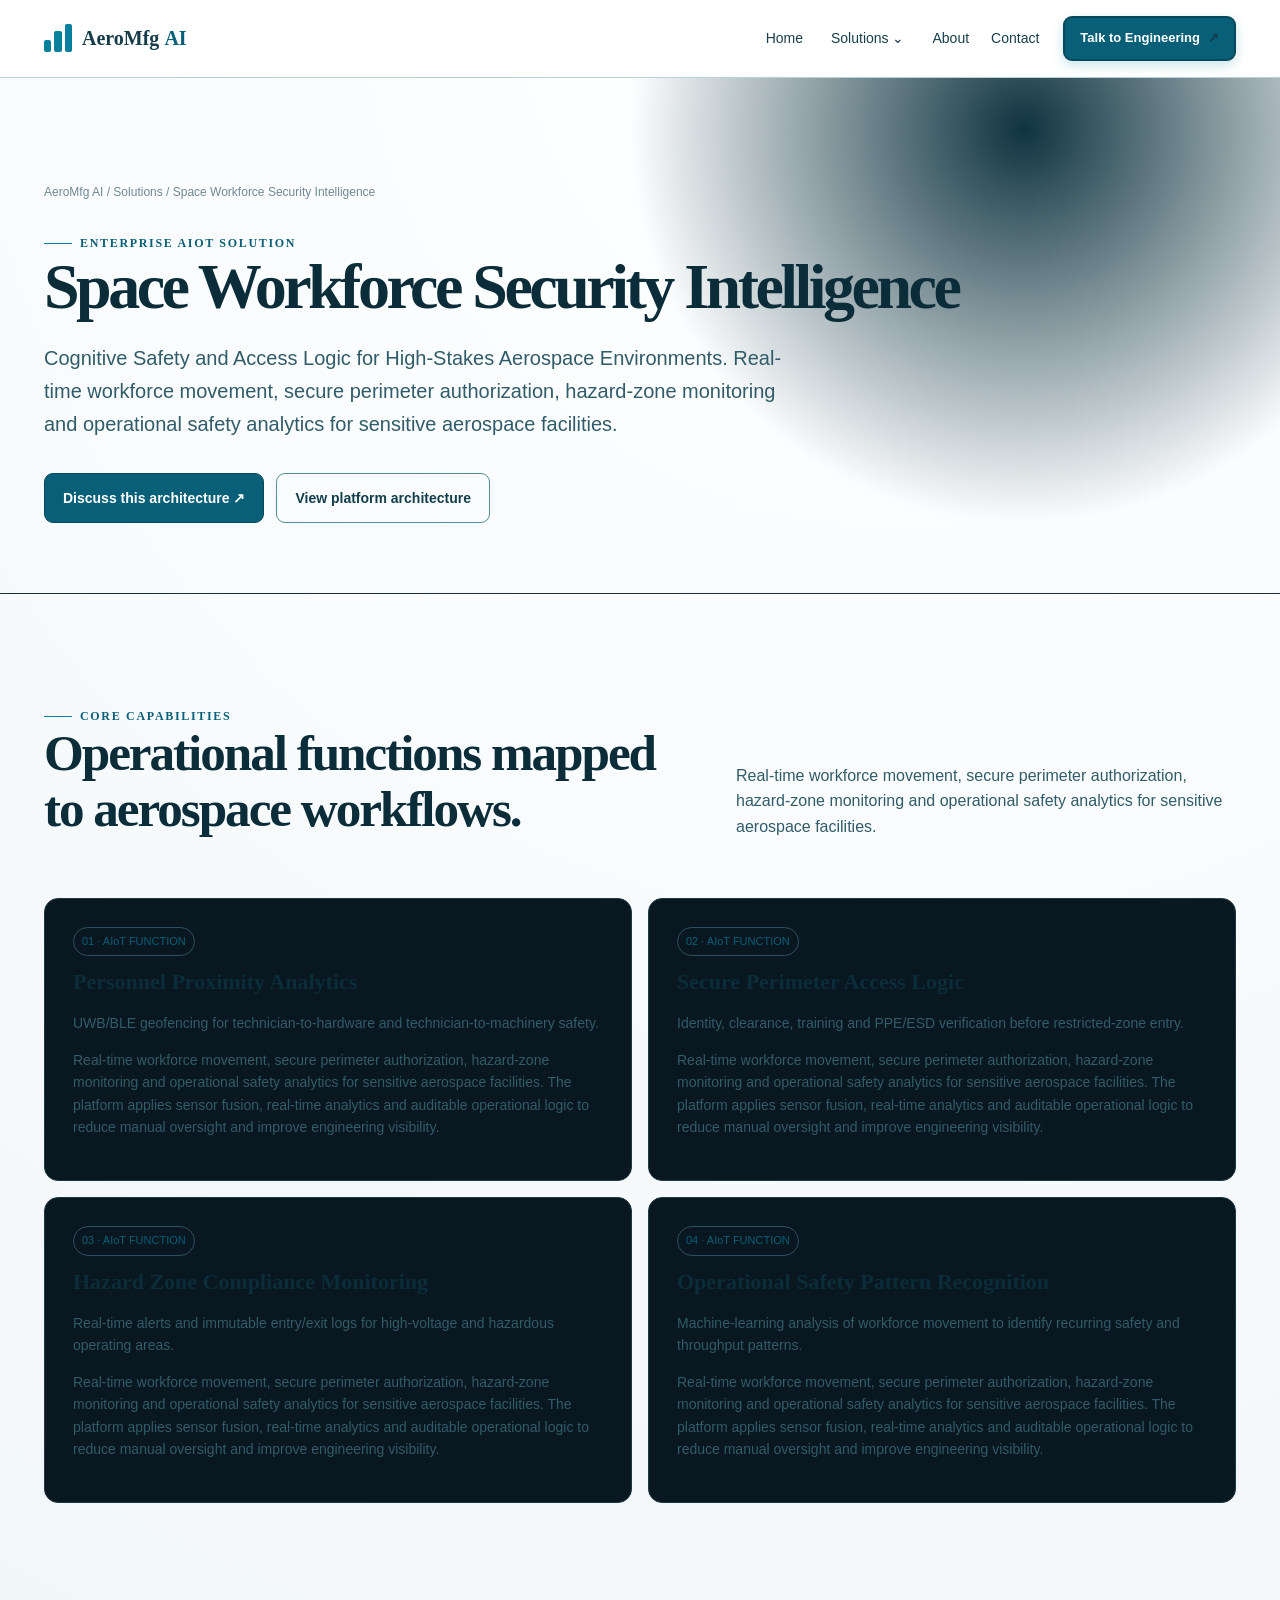
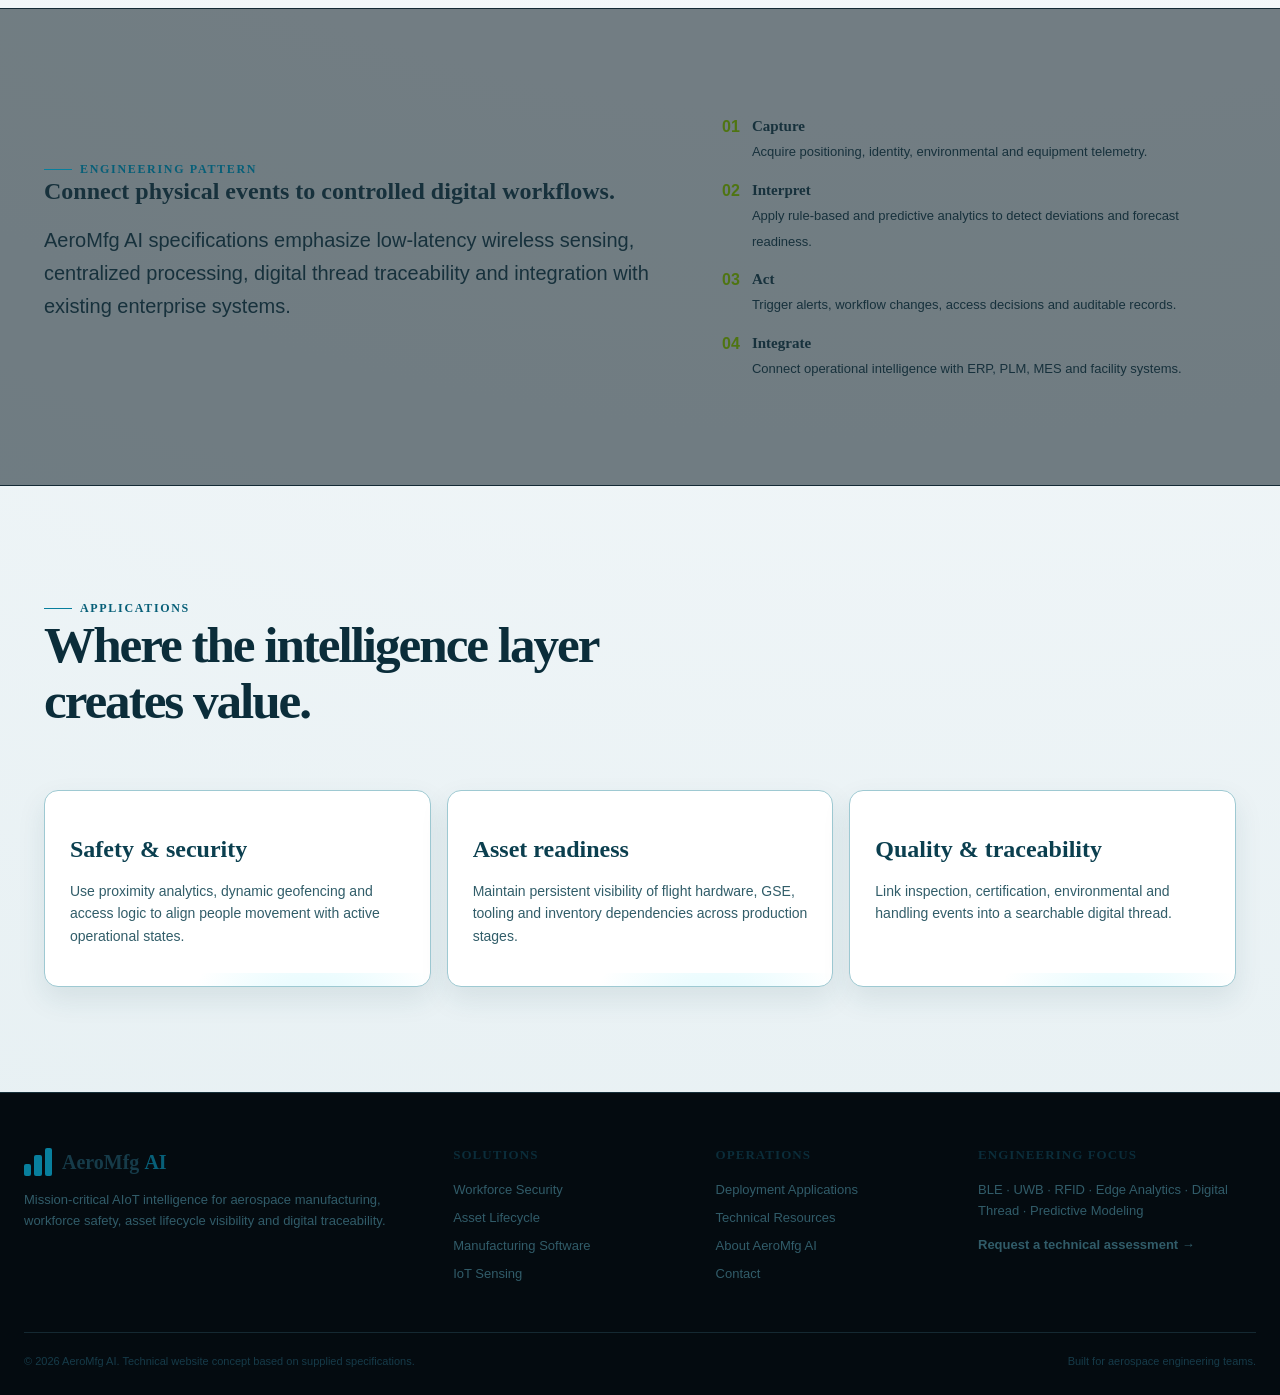
<file: workforce.html>
<!doctype html>
<html lang="en"><head><meta charset="utf-8"><meta name="viewport" content="width=device-width,initial-scale=1">
<title>Space Workforce Security Intelligence | AeroMfg AI</title><meta name="description" content="Real-time workforce movement, secure perimeter authorization, hazard-zone monitoring and operational safety analytics for sensitive aerospace facilities."><link rel="stylesheet" href="styles.css"></head>
<body>
<header class="site-header">
  <div class="nav-shell">
    <a class="brand" href="index.html" aria-label="AeroMfg AI home">
      <span class="brand-mark"><span></span><span></span><span></span></span>
      <span>AeroMfg <b>AI</b></span>
    </a>
    <button class="menu-toggle" aria-label="Open navigation">☰</button>
    <nav class="main-nav">
      <a href="index.html" class="">Home</a>
      <button class="nav-drop" type="button">Solutions <span>⌄</span></button>
      <div class="mega-menu"><div class="mega-col"><a class="mega-title" href="workforce.html">Space Workforce Security Intelligence</a><a href="workforce.html#personnel-proximity-analytics">Personnel Proximity Analytics</a><a href="workforce.html#secure-perimeter-access-logic">Secure Perimeter Access Logic</a><a href="workforce.html#hazard-zone-compliance-monitoring">Hazard Zone Compliance Monitoring</a><a href="workforce.html#operational-safety-pattern-recognition">Operational Safety Pattern Recognition</a></div><div class="mega-col"><a class="mega-title" href="assets.html">Space Asset Lifecycle Intelligence</a><a href="assets.html#orbital-hardware-tracking-analytics">Orbital Hardware Tracking Analytics</a><a href="assets.html#inventory-demand-predictive-modeling">Inventory Demand Predictive Modeling</a><a href="assets.html#gse-calibration-lifecycle-intelligence">GSE Calibration Lifecycle Intelligence</a><a href="assets.html#component-readiness-forecasting">Component Readiness Forecasting</a></div><div class="mega-col"><a class="mega-title" href="software.html">IoT Software for Space Manufacturing</a><a href="software.html#assembly-work-in-progress-monitoring">Assembly Work In Progress Monitoring</a><a href="software.html#digital-thread-component-genealogy">Digital Thread Component Genealogy</a><a href="software.html#production-synchronization-logic">Production Synchronization Logic</a><a href="software.html#quality-assurance-traceability-engine">Quality Assurance Traceability Engine</a></div><div class="mega-col"><a class="mega-title" href="sensing.html">Aerospace IoT Sensing Technologies</a><a href="sensing.html#industrial-rfid-tracking-hardware">Industrial RFID Tracking Hardware</a><a href="sensing.html#ble-proximity-sensing-hardware">BLE Proximity Sensing Hardware</a><a href="sensing.html#satellite-data-telemetry-sensors">Satellite Data Telemetry Sensors</a><a href="sensing.html#ruggedized-environmental-monitoring-units">Ruggedized Environmental Monitoring Units</a></div><div class="mega-col"><a class="mega-title" href="operations.html">Space Operations Deployment Applications</a><a href="operations.html#satellite-integration-facility-logistics">Satellite Integration Facility Logistics</a><a href="operations.html#launch-pad-ground-support-control">Launch Pad Ground Support Control</a><a href="operations.html#cleanroom-environment-traceability">Cleanroom Environment Traceability</a><a href="operations.html#aerospace-supply-chain-optimization">Aerospace Supply Chain Optimization</a></div><div class="mega-col"><a class="mega-title" href="resources.html">Technical Resources</a><a href="resources.html#system-integration-technical-documentation">System Integration Technical Documentation</a><a href="resources.html#mission-safety-compliance-faqs">Mission Safety &amp; Compliance FAQs</a><a href="resources.html#api-architecture-specifications">API Architecture Specifications</a><a href="resources.html#deployment-configuration-schematics">Deployment Configuration Schematics</a></div></div>
      <a href="about.html" class="">About</a>
      <a href="contact.html" class="">Contact</a>
    </nav>
    <a class="nav-cta" href="contact.html">Talk to Engineering <span>↗</span></a>
  </div>
</header>

<main>
<section class="page-hero"><div class="container"><div class="breadcrumbs">AeroMfg AI / Solutions / Space Workforce Security Intelligence</div><span class="eyebrow">Enterprise AIoT solution</span><h1>Space Workforce Security Intelligence</h1><p class="lead">Cognitive Safety and Access Logic for High-Stakes Aerospace Environments. Real-time workforce movement, secure perimeter authorization, hazard-zone monitoring and operational safety analytics for sensitive aerospace facilities.</p><div class="actions"><a class="btn btn-primary" href="contact.html">Discuss this architecture ↗</a><a class="btn btn-ghost" href="index.html#architecture">View platform architecture</a></div></div></section>
<section class="section"><div class="container"><div class="section-head reveal"><div><span class="eyebrow">Core capabilities</span><h2>Operational functions mapped to aerospace workflows.</h2></div><p>Real-time workforce movement, secure perimeter authorization, hazard-zone monitoring and operational safety analytics for sensitive aerospace facilities.</p></div><div class="feature-grid"><article class="feature reveal" id="personnel-proximity-analytics"><span class="tag">01 · AIoT FUNCTION</span><h3>Personnel Proximity Analytics</h3><p>UWB/BLE geofencing for technician-to-hardware and technician-to-machinery safety.</p><p>Real-time workforce movement, secure perimeter authorization, hazard-zone monitoring and operational safety analytics for sensitive aerospace facilities. The platform applies sensor fusion, real-time analytics and auditable operational logic to reduce manual oversight and improve engineering visibility.</p></article><article class="feature reveal" id="secure-perimeter-access-logic"><span class="tag">02 · AIoT FUNCTION</span><h3>Secure Perimeter Access Logic</h3><p>Identity, clearance, training and PPE/ESD verification before restricted-zone entry.</p><p>Real-time workforce movement, secure perimeter authorization, hazard-zone monitoring and operational safety analytics for sensitive aerospace facilities. The platform applies sensor fusion, real-time analytics and auditable operational logic to reduce manual oversight and improve engineering visibility.</p></article><article class="feature reveal" id="hazard-zone-compliance-monitoring"><span class="tag">03 · AIoT FUNCTION</span><h3>Hazard Zone Compliance Monitoring</h3><p>Real-time alerts and immutable entry/exit logs for high-voltage and hazardous operating areas.</p><p>Real-time workforce movement, secure perimeter authorization, hazard-zone monitoring and operational safety analytics for sensitive aerospace facilities. The platform applies sensor fusion, real-time analytics and auditable operational logic to reduce manual oversight and improve engineering visibility.</p></article><article class="feature reveal" id="operational-safety-pattern-recognition"><span class="tag">04 · AIoT FUNCTION</span><h3>Operational Safety Pattern Recognition</h3><p>Machine-learning analysis of workforce movement to identify recurring safety and throughput patterns.</p><p>Real-time workforce movement, secure perimeter authorization, hazard-zone monitoring and operational safety analytics for sensitive aerospace facilities. The platform applies sensor fusion, real-time analytics and auditable operational logic to reduce manual oversight and improve engineering visibility.</p></article></div></div></section>
<section class="section alt"><div class="container"><div class="signal"><div class="reveal"><span class="eyebrow">Engineering pattern</span><h2>Connect physical events to controlled digital workflows.</h2><p class="lead">AeroMfg AI specifications emphasize low-latency wireless sensing, centralized processing, digital thread traceability and integration with existing enterprise systems.</p></div><div class="checks reveal">
<div class="check"><i>01</i><div><b>Capture</b><span>Acquire positioning, identity, environmental and equipment telemetry.</span></div></div>
<div class="check"><i>02</i><div><b>Interpret</b><span>Apply rule-based and predictive analytics to detect deviations and forecast readiness.</span></div></div>
<div class="check"><i>03</i><div><b>Act</b><span>Trigger alerts, workflow changes, access decisions and auditable records.</span></div></div>
<div class="check"><i>04</i><div><b>Integrate</b><span>Connect operational intelligence with ERP, PLM, MES and facility systems.</span></div></div>
</div></div></div></section>
<section class="section"><div class="container"><div class="section-head reveal"><div><span class="eyebrow">Applications</span><h2>Where the intelligence layer creates value.</h2></div></div><div class="grid-3">
<div class="card reveal"><h3>Safety &amp; security</h3><p>Use proximity analytics, dynamic geofencing and access logic to align people movement with active operational states.</p></div>
<div class="card reveal"><h3>Asset readiness</h3><p>Maintain persistent visibility of flight hardware, GSE, tooling and inventory dependencies across production stages.</p></div>
<div class="card reveal"><h3>Quality &amp; traceability</h3><p>Link inspection, certification, environmental and handling events into a searchable digital thread.</p></div>
</div></div></section>
</main>

<footer class="footer">
  <div class="footer-grid">
    <div>
      <div class="brand footer-brand"><span class="brand-mark"><span></span><span></span><span></span></span><span>AeroMfg <b>AI</b></span></div>
      <p>Mission-critical AIoT intelligence for aerospace manufacturing, workforce safety, asset lifecycle visibility and digital traceability.</p>
    </div>
    <div><h4>Solutions</h4><a href="workforce.html">Workforce Security</a><a href="assets.html">Asset Lifecycle</a><a href="software.html">Manufacturing Software</a><a href="sensing.html">IoT Sensing</a></div>
    <div><h4>Operations</h4><a href="operations.html">Deployment Applications</a><a href="resources.html">Technical Resources</a><a href="about.html">About AeroMfg AI</a><a href="contact.html">Contact</a></div>
    <div><h4>Engineering Focus</h4><p>BLE · UWB · RFID · Edge Analytics · Digital Thread · Predictive Modeling</p><a class="text-link" href="contact.html">Request a technical assessment →</a></div>
  </div>
  <div class="footer-bottom"><span>© 2026 AeroMfg AI. Technical website concept based on supplied specifications.</span><span>Built for aerospace engineering teams.</span></div>
</footer>
<script src="app.js"></script></body></html>
</file>
<file: styles.css>
.contrast-text,body,body p,body li,body span,body label,body small{color:#163b49!important}
body h1,body h2,body h3,body h4,body h5,body h6{color:#0b2d3a!important}
body .lead,body .section-head p,body .card p,body .feature p,body .case p,body .resource p,body .check span,body .footer p,body .footer a,body .footer-bottom{color:#315c69!important}
body .eyebrow,body .tag,body .num,body .card-link,body .text-link{color:#075f78!important}
body .main-nav>a,body .nav-drop{color:#183f4c!important}body .main-nav>a:hover,body .main-nav>a.active,body .nav-drop:hover{color:#062c3a!important}
body .brand,body .brand b{color:#0b2d3a!important}body .brand b{color:#075f78!important}
body .mega-col a{color:#315c69!important}body .mega-col .mega-title{color:#0b2d3a!important}body .mega-col a:hover{color:#075f78!important}
body .btn-ghost{color:#123e4c!important;border-color:#568d9b!important}body .btn-primary,body .nav-cta{color:#ffffff!important;background:#075f78!important;border-color:#06495d!important}
body .btn-primary:hover,body .nav-cta:hover{color:#ffffff!important;background:#043f50!important}
body .check b{color:#0b2d3a!important}body .check i{color:#4e760e!important}
body .diagram .node{color:#073e50!important;background:#ffffff!important}body .diagram .core{color:#ffffff!important;background:#075f78!important}
body input,body textarea,body select{color:#163b49!important;background:#ffffff!important}body input::placeholder,body textarea::placeholder{color:#557783!important;opacity:1}
.diagram .node{z-index:2;white-space:nowrap;font-size:11px!important;padding:11px 13px!important}
.diagram .node-people{left:4%!important;top:10%!important}.diagram .node-access{right:4%!important;top:10%!important}.diagram .node-assets{left:4%!important;top:43%!important}.diagram .node-inventory{right:4%!important;top:43%!important}.diagram .node-wip{left:4%!important;bottom:10%!important}.diagram .node-traceability{right:4%!important;bottom:10%!important}.diagram .node-sensors{left:50%!important;top:3%!important;transform:translateX(-50%)!important}.diagram .node-enterprise{left:50%!important;bottom:3%!important;transform:translateX(-50%)!important}
.diagram .core{z-index:3!important}
.diagram{background:radial-gradient(circle at center,#eefafd 0,#dceff3 48%,#c9e1e6 100%)!important;border:1px solid #69aab8!important;box-shadow:inset 0 0 70px rgba(8,127,157,.12),0 16px 34px rgba(29,75,88,.12)!important}
.diagram .node{background:#ffffff!important;color:#07556b!important;border:1px solid #258ca3!important;font-weight:700!important;letter-spacing:.02em;box-shadow:0 8px 18px rgba(29,75,88,.18)!important}
.diagram .core{background:#087f9d!important;color:#ffffff!important;border:2px solid #045e76!important;font-weight:700!important;letter-spacing:.03em;box-shadow:0 0 0 8px rgba(8,127,157,.1),0 0 50px rgba(8,127,157,.3)!important}
.diagram .line,.diagram .line2{background:#27899e!important;opacity:.8!important}
.grid-3 .card{background:#ffffff!important;border:1px solid #9ec9d2!important;box-shadow:0 12px 28px rgba(29,75,88,.1)!important}
.grid-3 .card .tag{background:#e5f5f7!important;color:#07556b!important;border-color:#5ca5b4!important;font-weight:700!important}
.grid-3 .card h3{color:#0b3f4f!important;font-size:24px!important;text-shadow:none!important}
.grid-3 .card p{color:#315d69!important;font-weight:500!important}
.signal h2,.signal .lead,.signal .check b,.signal .check span{color:#17313c!important}
.signal .check i{color:#4f7512!important}
.diagram{background:linear-gradient(145deg,#ffffff,#e8f3f5)!important;border-color:#8ebbc5!important}
.diagram .node{background:#ffffff!important;color:#17313c!important;border-color:#5e9eac!important;box-shadow:0 8px 20px rgba(33,73,86,.16)!important}
.diagram .core{background:#e1f2f4!important;color:#17313c!important;border-color:#087f9d!important;box-shadow:0 0 50px rgba(8,127,157,.2)!important}
.diagram .line,.diagram .line2{background:#5b9eaa!important}
.site-header{background:rgba(255,255,255,.97)!important;border-bottom-color:#b8d0d8!important}
.brand,.brand b{color:#17313c}.brand b{color:#087f9d}
.main-nav>a,.nav-drop{color:#244954!important}.main-nav>a:hover,.main-nav>a.active,.nav-drop:hover{color:#082d3a!important}
.nav-cta{display:inline-flex;align-items:center;gap:8px;background:#087f9d!important;color:#ffffff!important;border:2px solid #06677f!important;border-radius:9px;padding:10px 16px;font-weight:700;box-shadow:0 4px 12px rgba(8,127,157,.22)}.nav-cta:hover{background:#065f75!important;color:#ffffff!important}
.mega-menu{background:#ffffff;border-color:#a9cbd4}.mega-col a{color:#365d68}.mega-col .mega-title{color:#123945}.mega-col a:hover{color:#065f75}
body{color:#17313c!important}
h1,h2,h3,h4{color:#102f3b!important}.lead,.section-head p{color:#365761!important}.card p,.feature p,.case p,.resource p{color:#486873!important}.tag,.eyebrow{color:#066b84!important}.btn-primary{background:#087f9d!important;color:#ffffff!important;border-color:#06677f!important;font-weight:700}.btn-primary:hover{background:#065f75!important;color:#ffffff!important}.btn-ghost{color:#174957!important;border-color:#6d9eaa!important;font-weight:700}.btn-ghost:hover{background:#e2f1f4!important;color:#082d3a!important}
.stat strong{color:#102f3b}.stat span,.check span{color:#486873}.check b{color:#17313c}
.feature,.card,.case,.resource,.form-card{color:#17313c}.footer{background:#e3eef1}.footer h4{color:#17313c}.footer p,.footer a{color:#365d68}.footer-bottom{color:#486873;border-top-color:#b8d0d8}
label{color:#365d68}input,textarea,select{color:#17313c;background:#ffffff}.form-status{color:#4f7512}.form-status.error{color:#a32929}
.site-header{background:rgba(4,12,18,.84)}
body{background:radial-gradient(circle at 70% 0%,#ffffff 0,#f4f8fa 48%,#e5eff2 100%) !important}

@import url('https://fonts.googleapis.com/css2?family=DM+Sans:wght@400;500;600;700&family=Space+Grotesk:wght@400;500;600;700&display=swap');
:root{--bg:#f4f8fa;--panel:#ffffff;--panel2:#eaf2f5;--text:#17313c;--muted:#5d737d;--line:#cbdde3;--cyan:#087f9d;--cyan2:#0b9bb8;--lime:#5c8616;--orange:#b56a10}
body{background:radial-gradient(circle at 70% 0%,#ffffff 0,#f4f8fa 48%,#e5eff2 100%);color:var(--text)}
.site-header{background:rgba(255,255,255,.9);border-bottom-color:rgba(20,85,105,.16)}
.main-nav>a,.nav-drop{color:#49636d}.main-nav>a:hover,.main-nav>a.active,.nav-drop:hover{color:#17313c}
.nav-cta{border-color:#8ab8c5;background:#e5f3f6;color:#174957}.nav-cta:hover{background:#d3ebf0}
.mega-menu{background:#ffffff;border-color:#c5dce3;box-shadow:0 30px 80px rgba(33,73,86,.18)}.mega-col a{color:#5d737d}.mega-col .mega-title{color:#17313c}
.menu-toggle{color:#17313c}
.hero:before{background-image:linear-gradient(rgba(8,127,157,.08) 1px,transparent 1px),linear-gradient(90deg,rgba(8,127,157,.08) 1px,transparent 1px)}
.hero-orbit{border-color:#6aaeba}.hero-orbit:before,.hero-orbit:after{border-color:#6aaeba}
.lead{color:#526b76}.btn{border-color:#9fc5ce}.btn-primary{background:#087f9d;color:#ffffff;border-color:#087f9d}.btn-ghost{color:#24505d}
.stats{background:#cbdde3;border-color:#cbdde3}.stat{background:#ffffff}.stat strong{color:#17313c}.stat span{color:#607780}
.section.alt{background:rgba(231,242,245,.72);border-color:#cbdde3}
.card{background:linear-gradient(145deg,#ffffff,#edf5f7);border-color:#cbdde3}.card p,.feature p,.case p,.resource p{color:#5d737d}.card:after{background:radial-gradient(circle,rgba(8,127,157,.12),transparent 65%)}
.diagram{border-color:#b9d4dc;background:radial-gradient(circle at center,#e0f2f5 0,#f2f8f9 45%,#e5eff2 100%)}.node{border-color:#8dbbc6;background:#ffffff;box-shadow:0 10px 30px rgba(33,73,86,.12)}.core{border-color:#087f9d;background:#e5f5f7;box-shadow:0 0 70px rgba(8,127,157,.18)}.line,.line2{background:#73adba}
.page-hero{border-bottom-color:#cbdde3;background:radial-gradient(circle at 80% 10%,#dceff3 0,transparent 35%)}
.feature{border-color:#cbdde3;background:#ffffff}.case{background:#ffffff}.resource{border-color:#cbdde3;background:#ffffff}
.form-card{background:#ffffff;border-color:#cbdde3}input,textarea,select{background:#f7fbfc;color:#17313c;border-color:#b8d1d8}.footer{border-top-color:#cbdde3;background:#e5eff2}.footer p,.footer a{color:#5d737d}.footer h4{color:#244954}.footer-bottom{border-top-color:#cbdde3;color:#6b828b}
:root{--bg:#f4f8fa;--panel:#ffffff;--panel2:#eaf2f5;--text:#17313c;--muted:#5d737d;--line:#cbdde3;--cyan:#087f9d;--cyan2:#0b9bb8;--lime:#5c8616;--orange:#b56a10;--max:1240px}
*{box-sizing:border-box}html{scroll-behavior:smooth}body{margin:0;background:radial-gradient(circle at 70% 0%,#102936 0,#061018 42%,#040b11 100%);color:var(--text);font-family:'DM Sans',sans-serif;line-height:1.6}a{color:inherit;text-decoration:none}.site-header{position:sticky;top:0;z-index:50;background:rgba(4,12,18,.84);backdrop-filter:blur(18px);border-bottom:1px solid rgba(120,190,210,.12)}.nav-shell{max-width:var(--max);margin:auto;padding:16px 24px;display:flex;align-items:center;gap:24px}.brand{display:flex;align-items:center;gap:10px;font:600 20px 'Space Grotesk';white-space:nowrap}.brand b{color:var(--cyan)}.brand-mark{width:28px;height:28px;display:grid;grid-template-columns:repeat(3,1fr);gap:3px;align-items:end}.brand-mark span{background:var(--cyan);border-radius:2px}.brand-mark span:nth-child(1){height:45%}.brand-mark span:nth-child(2){height:75%}.brand-mark span:nth-child(3){height:100%}.main-nav{display:flex;align-items:center;gap:22px;margin-left:auto}.main-nav>a,.nav-drop{font-size:14px;color:#b8c9d1;background:none;border:0;cursor:pointer;font-family:inherit}.main-nav>a:hover,.main-nav>a.active,.nav-drop:hover{color:#fff}.nav-cta{border:1px solid #2b6877;background:#0b2935;padding:10px 15px;border-radius:9px;font-size:13px;font-weight:700}.nav-cta:hover{background:#103947}.mega-menu{position:absolute;left:50%;transform:translateX(-50%);top:70px;width:min(1100px,calc(100% - 32px));padding:24px;display:grid;grid-template-columns:repeat(3,1fr);gap:24px;background:#07151e;border:1px solid #23404c;border-radius:16px;box-shadow:0 30px 80px #0009;opacity:0;visibility:hidden;transition:.2s}.nav-drop.open+.mega-menu{opacity:1;visibility:visible}.mega-col{display:flex;flex-direction:column;gap:7px}.mega-col a{font-size:13px;color:#92a9b5}.mega-col .mega-title{font:600 14px 'Space Grotesk';color:#eaf3f7;margin-bottom:4px}.mega-col a:hover{color:var(--cyan)}.menu-toggle{display:none;margin-left:auto;background:none;border:1px solid var(--line);color:#fff;border-radius:8px;padding:7px 10px}.hero{min-height:720px;display:grid;place-items:center;position:relative;overflow:hidden}.hero:before{content:"";position:absolute;inset:0;background-image:linear-gradient(rgba(77,227,255,.045) 1px,transparent 1px),linear-gradient(90deg,rgba(77,227,255,.045) 1px,transparent 1px);background-size:52px 52px;mask-image:linear-gradient(to bottom,#000,transparent 85%)}.hero-orbit{position:absolute;width:700px;height:700px;border:1px solid #2d7080;border-radius:50%;right:-160px;top:-110px;opacity:.22}.hero-orbit:before,.hero-orbit:after{content:"";position:absolute;border:1px solid #2d7080;border-radius:50%;inset:90px;transform:rotate(42deg)}.hero-orbit:after{inset:190px;transform:rotate(-32deg)}.container{max-width:var(--max);margin:auto;padding:0 24px}.hero-inner{position:relative;z-index:1;width:100%;padding:110px 0 90px}.eyebrow{display:inline-flex;gap:8px;align-items:center;color:var(--cyan);font:600 12px 'Space Grotesk';letter-spacing:.14em;text-transform:uppercase}.eyebrow:before{content:"";width:28px;height:1px;background:var(--cyan)}h1,h2,h3,h4{font-family:'Space Grotesk';line-height:1.1;margin:0 0 18px}h1{font-size:clamp(44px,6.3vw,82px);max-width:900px;letter-spacing:-.055em}.hero h1 em{font-style:normal;color:#9bdbe7}.lead{font-size:20px;line-height:1.65;color:#a8bac3;max-width:750px}.actions{display:flex;gap:12px;flex-wrap:wrap;margin-top:32px}.btn{display:inline-flex;align-items:center;gap:9px;padding:13px 18px;border-radius:9px;border:1px solid #2d5662;font-weight:700;font-size:14px}.btn-primary{background:var(--cyan);color:#031016;border-color:var(--cyan)}.btn-primary:hover{filter:brightness(1.08)}.btn-ghost:hover{border-color:#4a8290}.stats{display:grid;grid-template-columns:repeat(4,1fr);gap:1px;background:var(--line);border:1px solid var(--line);margin-top:72px}.stat{background:#08141d;padding:22px}.stat strong{display:block;font:700 30px 'Space Grotesk';color:#fff}.stat span{font-size:12px;color:var(--muted)}.section{padding:105px 0}.section.alt{background:rgba(10,27,36,.55);border-top:1px solid #142a35;border-bottom:1px solid #142a35}.section-head{display:flex;justify-content:space-between;gap:40px;align-items:end;margin-bottom:42px}.section-head h2{font-size:clamp(32px,4vw,52px);letter-spacing:-.04em;max-width:700px}.section-head p{max-width:500px;color:var(--muted)}.grid-3{display:grid;grid-template-columns:repeat(3,1fr);gap:16px}.grid-4{display:grid;grid-template-columns:repeat(4,1fr);gap:14px}.card{background:linear-gradient(145deg,#0b1b25,#07131b);border:1px solid #1d3540;border-radius:14px;padding:25px;transition:.25s;position:relative;overflow:hidden}.card:after{content:"";position:absolute;inset:auto -20% -65% 20%;height:140px;background:radial-gradient(circle,#36dff530,transparent 65%)}.card:hover{transform:translateY(-4px);border-color:#35606c}.card .num{font:600 12px 'Space Grotesk';color:var(--cyan);letter-spacing:.1em}.card h3{font-size:21px;margin-top:20px}.card p{color:var(--muted);font-size:14px}.card-link{display:inline-block;margin-top:12px;color:var(--cyan);font-size:13px;font-weight:700}.signal{display:grid;grid-template-columns:1.1fr .9fr;gap:50px;align-items:center}.diagram{min-height:430px;border:1px solid #1e3a46;border-radius:18px;background:radial-gradient(circle at center,#0e303b 0,#081720 45%,#061018 100%);position:relative;overflow:hidden}.node{position:absolute;padding:12px 15px;border:1px solid #2a6674;background:#0a202a;border-radius:9px;font:600 12px 'Space Grotesk';box-shadow:0 10px 30px #0007}.node:nth-child(1){left:8%;top:17%}.node:nth-child(2){right:9%;top:17%}.node:nth-child(3){left:10%;bottom:17%}.node:nth-child(4){right:8%;bottom:17%}.core{position:absolute;left:50%;top:50%;transform:translate(-50%,-50%);width:150px;height:150px;border:1px solid var(--cyan);border-radius:50%;display:grid;place-items:center;text-align:center;font:700 14px 'Space Grotesk';background:#0a2530;box-shadow:0 0 70px #36dff52b}.line{position:absolute;left:25%;right:25%;top:50%;height:1px;background:#3b93a5;opacity:.5}.line2{position:absolute;top:25%;bottom:25%;left:50%;width:1px;background:#3b93a5;opacity:.5}.checks{display:grid;gap:14px}.check{display:flex;gap:12px;align-items:flex-start}.check i{font-style:normal;color:var(--lime);font-weight:800}.check b{display:block;font-family:'Space Grotesk';font-size:15px}.check span{font-size:13px;color:var(--muted)}.page-hero{padding:105px 0 70px;border-bottom:1px solid #17303a;background:radial-gradient(circle at 80% 10%,#0f3440 0,transparent 35%)}.page-hero h1{font-size:clamp(42px,5vw,68px);max-width:920px}.breadcrumbs{color:#6f8995;font-size:12px;margin-bottom:24px}.feature-grid{display:grid;grid-template-columns:repeat(2,1fr);gap:16px}.feature{padding:28px;border:1px solid #1e3844;border-radius:14px;background:#091720}.feature h3{font-size:22px}.feature p{color:var(--muted);font-size:14px}.tag{display:inline-block;font-size:11px;border:1px solid #2c5260;color:#8dd9e8;padding:5px 8px;border-radius:99px;margin-bottom:14px}.case-grid{display:grid;grid-template-columns:repeat(2,1fr);gap:16px}.case{border-left:2px solid var(--cyan);padding:20px 24px;background:#091720;border-radius:0 12px 12px 0}.case h3{font-size:19px}.case p{font-size:14px;color:var(--muted)}.case strong{color:#dceaf0}.resource-grid{display:grid;grid-template-columns:repeat(2,1fr);gap:16px}.resource{padding:25px;border:1px solid #1e3844;border-radius:14px;background:#08151d}.resource h3{font-size:18px}.resource p{color:var(--muted);font-size:14px}.form-wrap{display:grid;grid-template-columns:.8fr 1.2fr;gap:30px}.form-card{padding:30px;background:#091720;border:1px solid #1f3b47;border-radius:16px}.form-grid{display:grid;grid-template-columns:1fr 1fr;gap:14px}label{font-size:12px;color:#9fb4be;display:block;margin-bottom:7px}input,textarea,select{width:100%;background:#061118;color:#fff;border:1px solid #27424e;border-radius:8px;padding:12px;font:inherit;outline:none}input:focus,textarea:focus,select:focus{border-color:#45cde3}textarea{min-height:140px;resize:vertical}.full{grid-column:1/-1}.form-status{font-size:13px;color:var(--lime);margin-top:12px;min-height:20px}.footer{border-top:1px solid #17303a;background:#040b10;padding:55px 24px 25px}.footer-grid{max-width:var(--max);margin:auto;display:grid;grid-template-columns:1.4fr .8fr .8fr 1fr;gap:40px}.footer p,.footer a{color:#7f98a3;font-size:13px}.footer h4{font-size:13px;text-transform:uppercase;letter-spacing:.08em;color:#d8e7ec}.footer a{display:block;margin:7px 0}.footer a:hover{color:var(--cyan)}.footer-brand{margin-bottom:14px}.footer-bottom{max-width:var(--max);margin:40px auto 0;padding-top:20px;border-top:1px solid #152932;display:flex;justify-content:space-between;gap:20px;color:#617984;font-size:11px}.text-link{color:var(--cyan)!important;font-weight:700}.reveal{opacity:0;transform:translateY(18px);transition:.7s}.reveal.visible{opacity:1;transform:none}@media(max-width:950px){.main-nav{display:none}.menu-toggle{display:block}.nav-cta{display:none}.nav-shell.mobile .main-nav{position:absolute;top:68px;left:12px;right:12px;display:flex;flex-direction:column;align-items:stretch;padding:18px;background:#07151e;border:1px solid var(--line);border-radius:12px}.nav-shell.mobile .mega-menu{position:static;transform:none;width:auto;display:none;grid-template-columns:1fr;box-shadow:none}.nav-shell.mobile .nav-drop.open+.mega-menu{display:grid;opacity:1;visibility:visible}.stats{grid-template-columns:repeat(2,1fr)}.grid-4{grid-template-columns:repeat(2,1fr)}.grid-3{grid-template-columns:1fr 1fr}.signal,.form-wrap{grid-template-columns:1fr}.footer-grid{grid-template-columns:1fr 1fr}}@media(max-width:640px){.nav-shell{padding:14px 16px}.hero{min-height:auto}.hero-inner{padding:85px 0 60px}h1{font-size:43px}.lead{font-size:17px}.stats,.grid-3,.grid-4,.feature-grid,.case-grid,.resource-grid,.form-grid{grid-template-columns:1fr}.section{padding:72px 0}.section-head{display:block}.section-head p{margin-top:16px}.footer-grid{grid-template-columns:1fr}.footer-bottom{display:block}.footer-bottom span{display:block;margin:5px 0}.diagram{min-height:360px}.node{font-size:10px;padding:8px}.core{width:120px;height:120px}}
</file>
